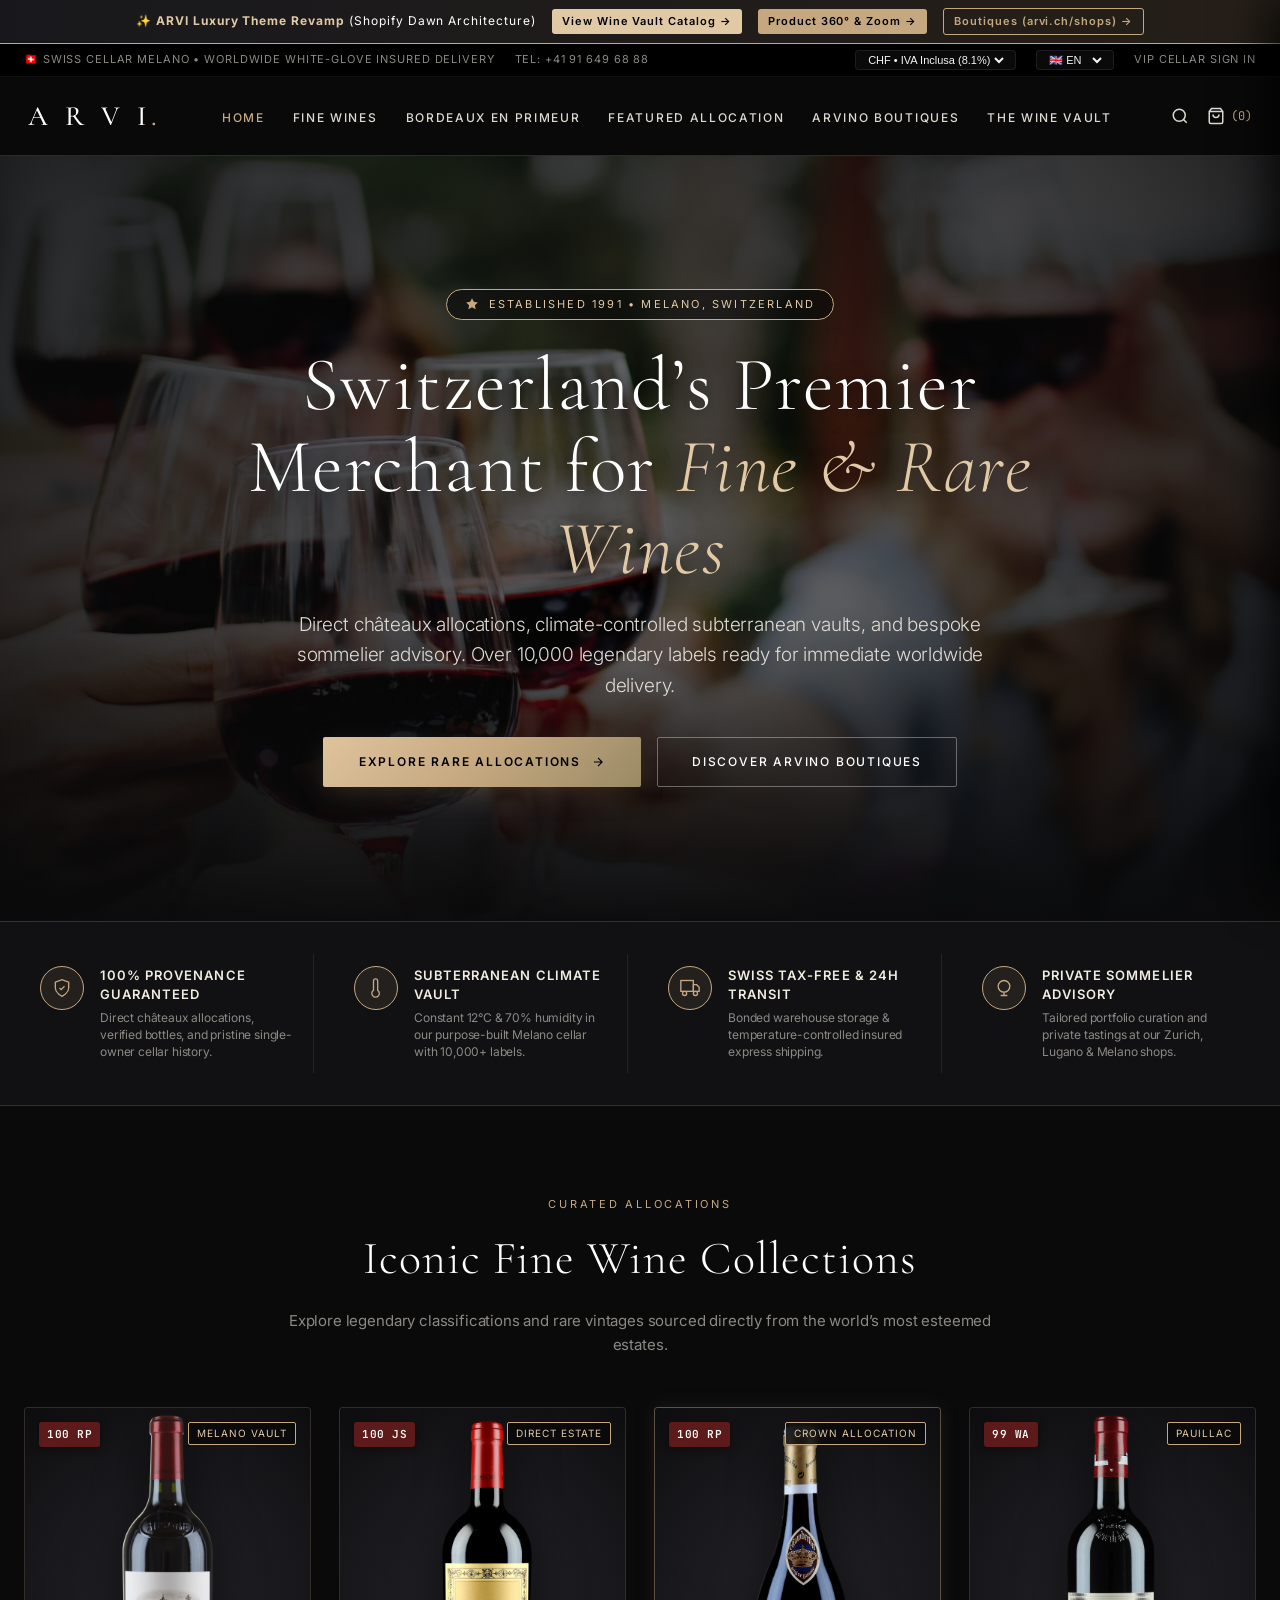
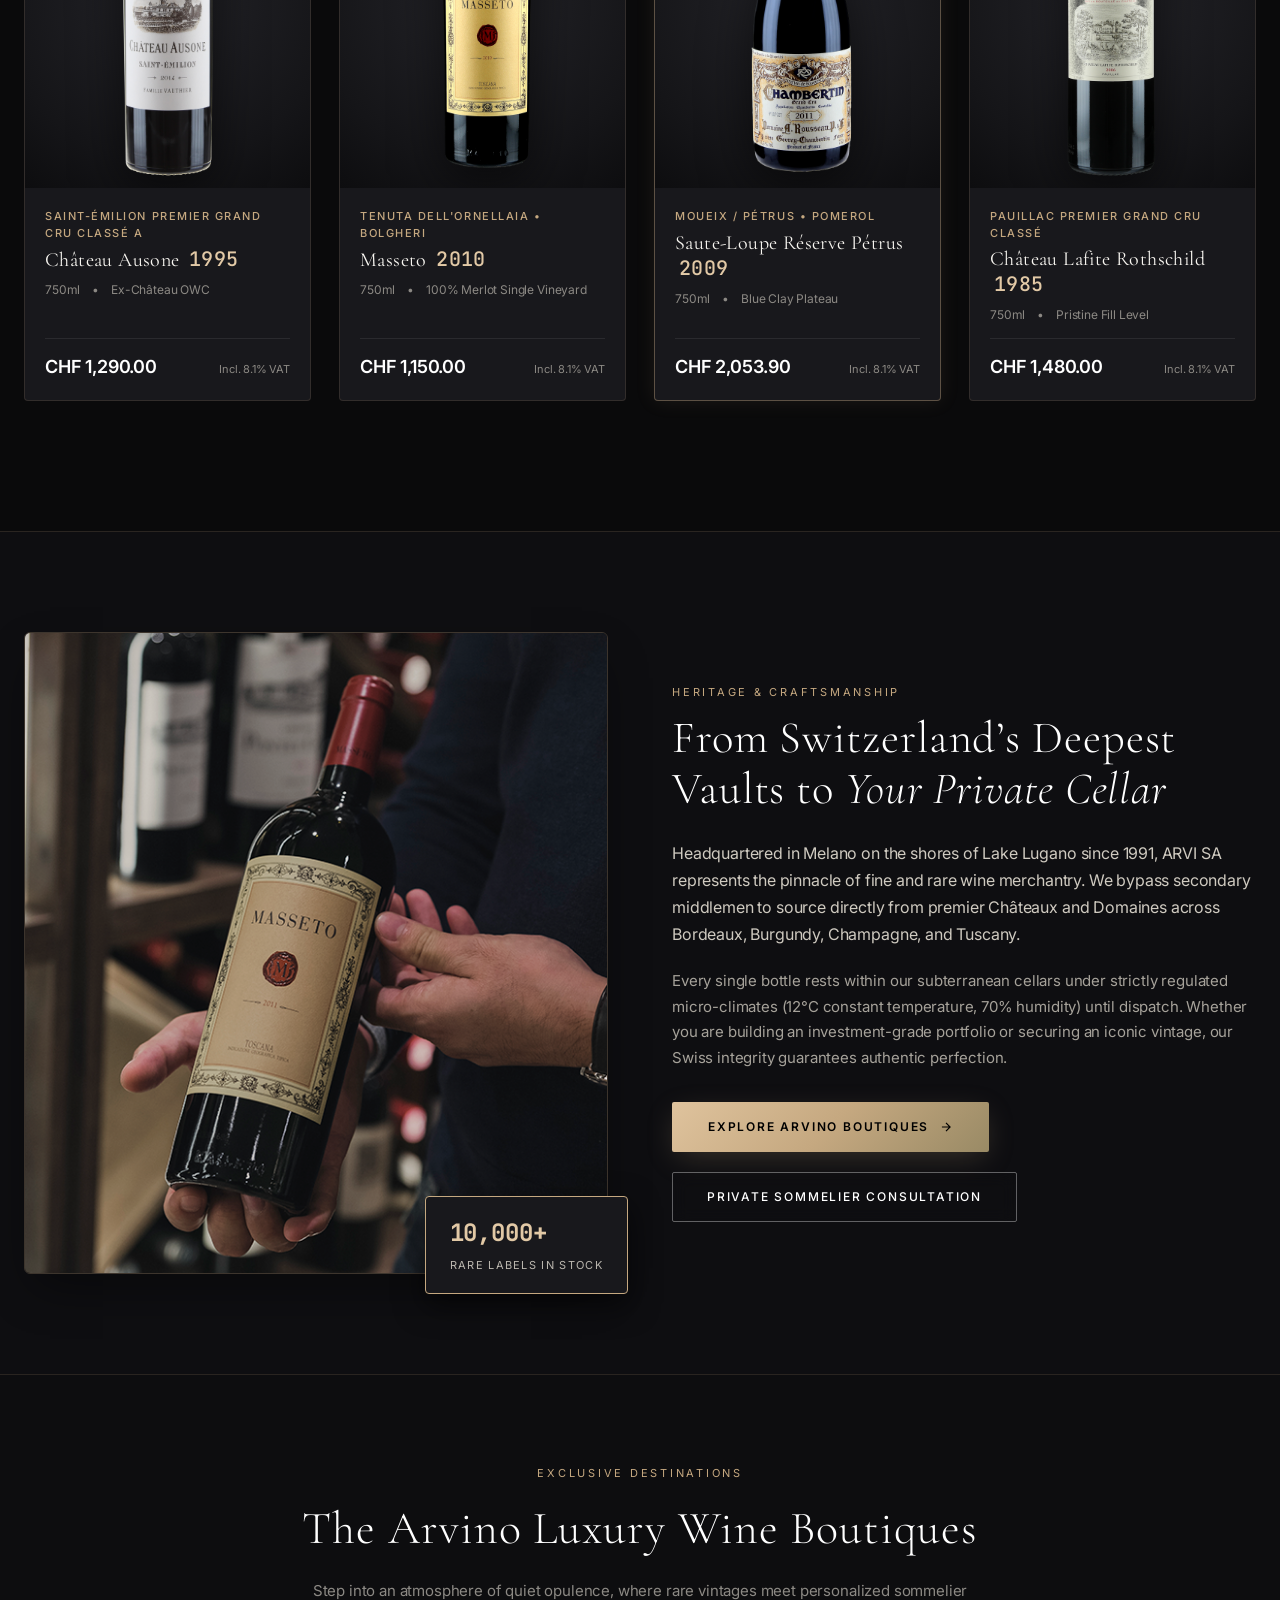
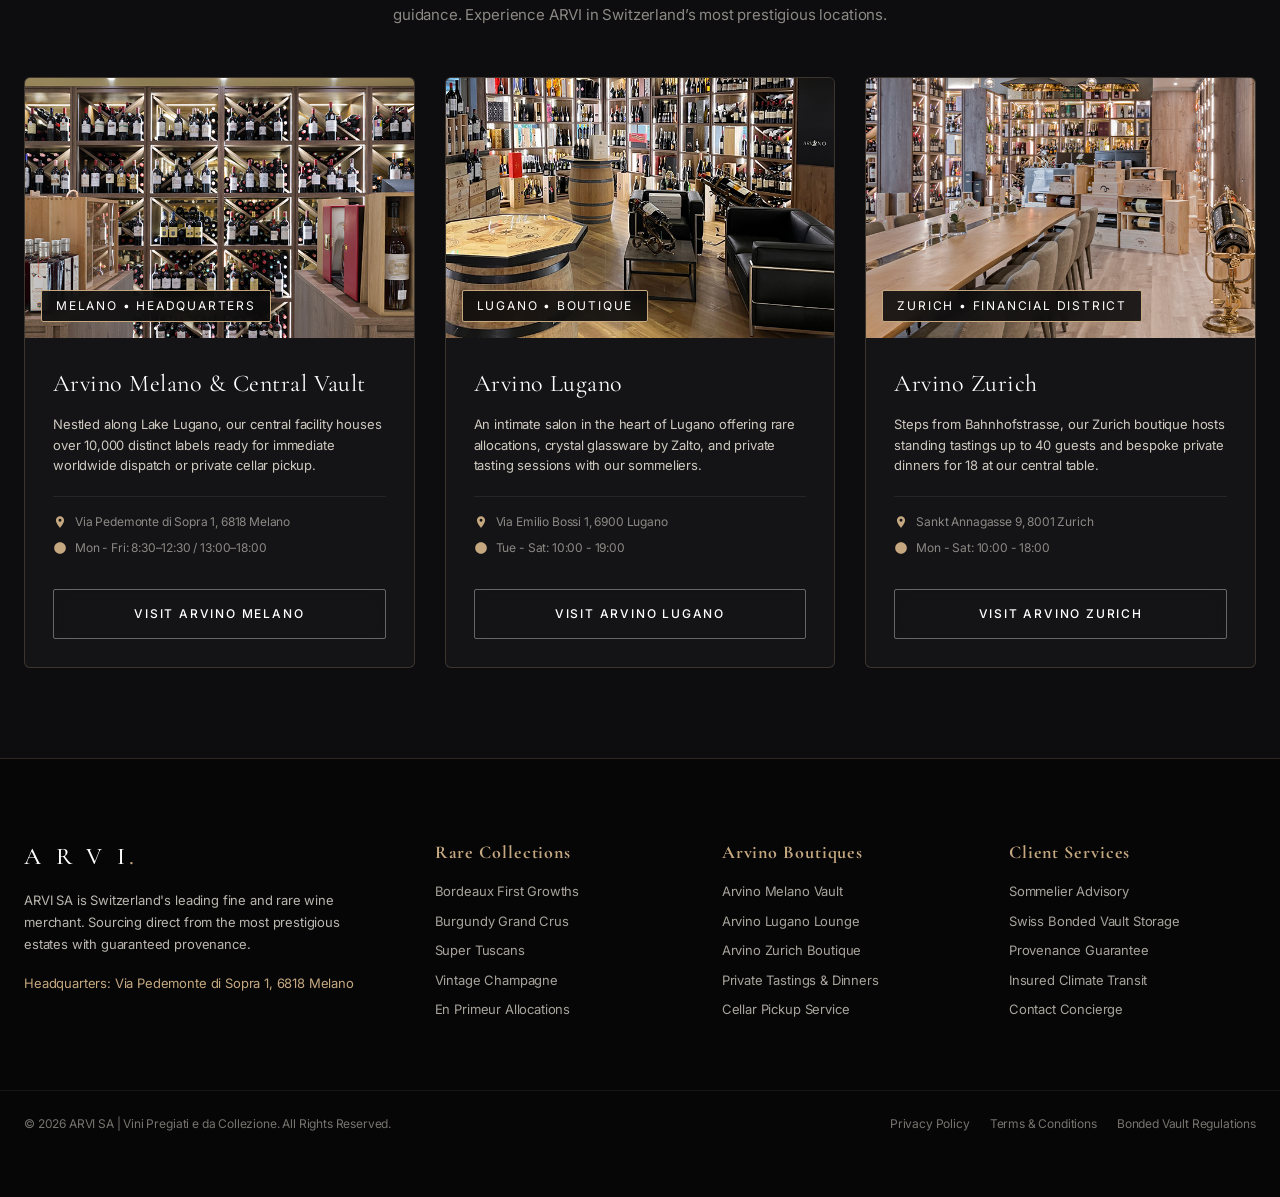
<file: index.html>
<!DOCTYPE html>
<html lang="en">
<head>
  <meta charset="UTF-8">
  <meta name="viewport" content="width=device-width, initial-scale=1.0">
  <title>ARVI SA | Swiss Fine & Rare Wines | Luxury Storefront Revamp</title>
  <meta name="description" content="Discover Switzerland's premier collection of fine and rare wines. Over 10,000 labels stored in temperature-controlled subterranean cellars in Melano.">
  
  <!-- Fonts -->
  <link rel="preconnect" href="https://fonts.googleapis.com">
  <link rel="preconnect" href="https://fonts.gstatic.com" crossorigin>
  <link href="https://fonts.googleapis.com/css2?family=Cormorant+Garamond:ital,wght@0,300;0,400;0,500;0,600;0,700;1,400;1,600&family=Inter:wght@300;400;500;600;700&family=JetBrains+Mono:wght@400;500;600&display=swap" rel="stylesheet">
  
  <!-- Theme Styles (Local) -->
  <link rel="stylesheet" href="css/arvi-luxury.css">
  
  <style>
    /* Global Reset & Base */
    * { box-sizing: border-box; margin: 0; padding: 0; }
    body { background-color: var(--arvi-noir); color: #ffffff; line-height: 1.5; overflow-x: hidden; }
    
    /* Top Navigation bar */
    .arvi-header-main {
      position: sticky;
      top: 0;
      z-index: 999;
      background: rgba(10, 10, 11, 0.94);
      backdrop-filter: blur(20px);
      border-bottom: 1px solid rgba(197, 168, 128, 0.2);
    }
    
    .arvi-nav-inner {
      max-width: 1440px;
      margin: 0 auto;
      padding: 18px 28px;
      display: flex;
      align-items: center;
      justify-content: space-between;
    }
    
    .arvi-logo {
      display: flex;
      align-items: center;
      gap: 12px;
      text-decoration: none;
    }
    
    .arvi-logo-mark {
      font-family: var(--arvi-font-serif);
      font-size: 28px;
      letter-spacing: 0.18em;
      color: #ffffff;
      font-weight: 500;
    }
    
    .arvi-logo-mark span {
      color: var(--arvi-gold);
    }
    
    .arvi-nav-links {
      display: flex;
      align-items: center;
      gap: 28px;
      list-style: none;
    }
    
    .arvi-nav-link {
      font-size: 12px;
      letter-spacing: 0.14em;
      text-transform: uppercase;
      color: #ded9d0;
      text-decoration: none;
      font-weight: 500;
      transition: var(--arvi-transition);
      position: relative;
      padding: 6px 0;
    }
    
    .arvi-nav-link:hover, .arvi-nav-link.active {
      color: var(--arvi-gold);
    }
    
    .arvi-nav-actions {
      display: flex;
      align-items: center;
      gap: 18px;
    }
    
    .arvi-icon-btn {
      background: transparent;
      border: none;
      color: #ded9d0;
      cursor: pointer;
      display: flex;
      align-items: center;
      gap: 6px;
      font-size: 13px;
      transition: var(--arvi-transition);
      text-decoration: none;
    }
    
    .arvi-icon-btn:hover {
      color: var(--arvi-gold);
    }
    
    /* Interactive Demo Banner */
    .arvi-demo-pill {
      background: linear-gradient(90deg, #18181c, #261f18);
      border-bottom: 1px solid var(--arvi-gold);
      padding: 8px 16px;
      text-align: center;
      font-size: 12px;
      letter-spacing: 0.08em;
      display: flex;
      justify-content: center;
      align-items: center;
      gap: 16px;
    }
    
    .arvi-demo-pill strong {
      color: var(--arvi-gold-bright);
    }
    
    .arvi-demo-btn {
      background: var(--arvi-gold);
      color: #000;
      padding: 4px 10px;
      border-radius: 3px;
      text-decoration: none;
      font-weight: 600;
      font-size: 11px;
    }

    /* Footer */
    .arvi-footer {
      background: #060607;
      border-top: 1px solid rgba(197, 168, 128, 0.2);
      padding: 80px 0 40px;
      color: #bbb7af;
      font-size: 13px;
    }
    
    .arvi-footer-grid {
      max-width: 1400px;
      margin: 0 auto;
      padding: 0 24px;
      display: grid;
      grid-template-columns: 1.5fr repeat(3, 1fr);
      gap: 40px;
      margin-bottom: 60px;
    }
    
    .arvi-footer-col h4 {
      font-family: var(--arvi-font-serif);
      font-size: 18px;
      color: var(--arvi-gold);
      margin-bottom: 16px;
      letter-spacing: 0.05em;
    }
    
    .arvi-footer-col ul {
      list-style: none;
    }
    
    .arvi-footer-col li {
      margin-bottom: 10px;
    }
    
    .arvi-footer-col a {
      color: #a8a49c;
      text-decoration: none;
      transition: var(--arvi-transition);
    }
    
    .arvi-footer-col a:hover {
      color: var(--arvi-gold);
    }
    
    .arvi-footer-bottom {
      max-width: 1400px;
      margin: 0 auto;
      padding: 24px;
      border-top: 1px solid rgba(255, 255, 255, 0.06);
      display: flex;
      justify-content: space-between;
      align-items: center;
      font-size: 12px;
      color: #77746e;
    }
  </style>
</head>
<body>

  <!-- Top Demo Switcher Bar -->
  <div class="arvi-demo-pill">
    <span>✨ <strong>ARVI Luxury Theme Revamp</strong> (Shopify Dawn Architecture)</span>
    <a href="collection.html" class="arvi-demo-btn" style="background:var(--arvi-gold-bright); color:#000;">View Wine Vault Catalog &rarr;</a>
    <a href="product-sample.html" class="arvi-demo-btn">Product 360° & Zoom &rarr;</a>
    <a href="shops.html" class="arvi-demo-btn" style="background:transparent; color:var(--arvi-gold); border:1px solid var(--arvi-gold);">Boutiques (arvi.ch/shops) &rarr;</a>
  </div>

  <!-- Swiss Header Topbar -->
  <div class="arvi-header-topbar">
    <div class="arvi-topbar-inner">
      <div class="arvi-topbar-left">
        <span data-i18n="topbar_dispatch">🇨🇭 Swiss Cellar Melano • Worldwide White-Glove Insured Delivery</span>
        <a href="tel:+41916496888" class="arvi-topbar-link">Tel: +41 91 649 68 88</a>
      </div>
      <div class="arvi-topbar-right">
        <!-- Currency & Tax Toggle with high contrast options -->
        <div class="arvi-currency-tax-toggle">
          <select id="arviGlobalTaxSelect" aria-label="Tax Selection">
            <option value="chf_incl" selected>CHF • IVA Inclusa (8.1%)</option>
            <option value="chf_excl">CHF • Bonded Tax-Free</option>
            <option value="eur_incl">EUR • IVA Inclusa</option>
            <option value="eur_excl">EUR • Export Tax-Free</option>
            <option value="usd">USD • Global Duty-Free</option>
          </select>
        </div>
        <!-- Real-Time Multilingual Translator with high contrast options -->
        <div class="arvi-currency-tax-toggle">
          <select id="arviLanguageSelect" class="arvi-lang-select" aria-label="Language">
            <option value="en" selected>🇬🇧 EN</option>
            <option value="it">🇮🇹 IT</option>
            <option value="de">🇩🇪 DE</option>
            <option value="fr">🇫🇷 FR</option>
            <option value="es">🇪🇸 ES</option>
            <option value="zh">🇨🇳 中文</option>
          </select>
        </div>
        <a href="shops.html#book" class="arvi-topbar-link" data-i18n="topbar_signin">VIP Cellar Sign In</a>
      </div>
    </div>
  </div>

  <!-- Main Luxury Header -->
  <header class="arvi-header-main">
    <div class="arvi-nav-inner">
      <a href="index.html" class="arvi-logo">
        <span class="arvi-logo-mark">A R V I<span>.</span></span>
      </a>

      <nav aria-label="Main Navigation">
        <ul class="arvi-nav-links">
          <li><a href="index.html" class="arvi-nav-link active" data-i18n="nav_home">Home</a></li>
          <li><a href="collection.html" class="arvi-nav-link" data-i18n="nav_wines">Fine Wines</a></li>
          <li><a href="collection.html?filter=bordeaux" class="arvi-nav-link" data-i18n="nav_enprimeur">Bordeaux En Primeur</a></li>
          <li><a href="product-sample.html" class="arvi-nav-link" data-i18n="nav_allocation">Featured Allocation</a></li>
          <li><a href="shops.html" class="arvi-nav-link" data-i18n="nav_boutiques">Arvino Boutiques</a></li>
          <li><a href="#vault" class="arvi-nav-link" data-i18n="nav_vault">The Wine Vault</a></li>
        </ul>
      </nav>

      <div class="arvi-nav-actions">
        <a href="collection.html" class="arvi-icon-btn" aria-label="Search Fine Wines">
          <svg width="18" height="18" viewBox="0 0 24 24" fill="none" stroke="currentColor" stroke-width="2"><circle cx="11" cy="11" r="8"/><line x1="21" y1="21" x2="16.65" y2="16.65"/></svg>
        </a>
        <a href="product-sample.html" class="arvi-icon-btn" aria-label="Cart">
          <svg width="18" height="18" viewBox="0 0 24 24" fill="none" stroke="currentColor" stroke-width="2"><path d="M6 2L3 6v14a2 2 0 0 0 2 2h14a2 2 0 0 0 2-2V6l-3-4z"/><line x1="3" y1="6" x2="21" y2="6"/><path d="M16 10a4 4 0 0 1-8 0"/></svg>
          <span class="arvi-cart-counter" style="font-family:var(--arvi-font-mono); color:var(--arvi-gold); font-size:12px;">(0)</span>
        </a>

        <!-- Responsive Hamburger Toggle -->
        <button class="arvi-hamburger" aria-label="Toggle navigation menu" aria-expanded="false">
          <span></span>
          <span></span>
          <span></span>
        </button>
      </div>
    </div>
  </header>

  <!-- Mobile Navigation Drawer Overlay -->
  <div class="arvi-drawer-overlay"></div>

  <!-- Mobile Slide-out Drawer Panel -->
  <aside class="arvi-mobile-drawer" aria-label="Mobile Navigation Drawer">
    <div class="arvi-drawer-header">
      <div class="arvi-logo-mark">A R V I<span>.</span></div>
      <button class="arvi-drawer-close" aria-label="Close menu">&times;</button>
    </div>

    <ul class="arvi-drawer-links">
      <li><a href="index.html" class="arvi-drawer-link active" data-i18n="nav_home">Home</a></li>
      <li><a href="collection.html" class="arvi-drawer-link" data-i18n="nav_wines">Fine Wine Vault</a></li>
      <li><a href="collection.html?filter=bordeaux" class="arvi-drawer-link" data-i18n="nav_enprimeur">Bordeaux En Primeur</a></li>
      <li><a href="product-sample.html" class="arvi-drawer-link" data-i18n="nav_allocation">Featured 360° Bottle</a></li>
      <li><a href="shops.html" class="arvi-drawer-link" data-i18n="nav_boutiques">Arvino Boutiques</a></li>
      <li><a href="#vault" class="arvi-drawer-link" data-i18n="nav_vault">Subterranean Vault</a></li>
    </ul>

    <div class="arvi-drawer-footer">
      <div class="arvi-drawer-contact">
        <strong style="color:#ffffff; display:block; margin-bottom:4px;">Direct Sommelier Advisory</strong>
        <p>Melano Central Vault: <a href="tel:+41916496888">+41 91 649 68 88</a></p>
        <p>Email: <a href="mailto:info@arvi.ch">info@arvi.ch</a></p>
      </div>
      <a href="shops.html#book" class="arvi-btn-primary" style="text-align:center; padding:12px 18px; font-size:12px;">
        Book Private Tasting
      </a>
    </div>
  </aside>

  <!-- 1. HERO HERITAGE SECTION -->
  <section class="arvi-hero-section">
    <img 
      src="images/hero_cellar.jpg" 
      alt="ARVI Subterranean Fine Wine Vault Melano Switzerland" 
      class="arvi-hero-bg"
    >
    <div class="arvi-hero-overlay"></div>
    <div class="arvi-hero-content">
      <div class="arvi-heritage-pill">
        <svg viewBox="0 0 24 24"><path d="M12 2L15.09 8.26L22 9.27L17 14.14L18.18 21.02L12 17.77L5.82 21.02L7 14.14L2 9.27L8.91 8.26L12 2Z"/></svg>
        <span data-i18n="hero_kicker">Established 1991 • Melano, Switzerland</span>
      </div>
      <h1 class="arvi-hero-title" data-i18n="hero_title">
        Switzerland’s Premier Merchant for <em>Fine & Rare Wines</em>
      </h1>
      <p class="arvi-hero-subtitle" data-i18n="hero_subtitle">
        Direct châteaux allocations, climate-controlled subterranean vaults, and bespoke sommelier advisory. Over 10,000 legendary labels ready for immediate worldwide delivery.
      </p>
      <div class="arvi-hero-ctas">
        <a href="#collections" class="arvi-btn-primary">
          <span data-i18n="hero_btn_explore">Explore Rare Allocations</span>
          <svg width="14" height="14" viewBox="0 0 24 24" fill="none" stroke="currentColor" stroke-width="2"><path d="M5 12h14M12 5l7 7-7 7"/></svg>
        </a>
        <a href="shops.html" class="arvi-btn-secondary">
          <span data-i18n="hero_btn_boutiques">Discover Arvino Boutiques</span>
        </a>
      </div>
    </div>
  </section>

  <!-- 2. VALUE PROPOSITIONS & SWISS TRUST BAR -->
  <div class="arvi-trust-bar">
    <div class="arvi-trust-grid">
      <div class="arvi-trust-card">
        <div class="arvi-trust-icon-box">
          <svg viewBox="0 0 24 24" fill="none" stroke="currentColor" stroke-width="1.6"><path d="M12 22s8-4 8-10V5l-8-3-8 3v7c0 6 8 10 8 10z"/><path d="m9 12 2 2 4-4"/></svg>
        </div>
        <div class="arvi-trust-text">
          <h3 data-i18n="trust_p1_title">100% Provenance Guaranteed</h3>
          <p data-i18n="trust_p1_desc">Direct châteaux allocations, verified bottles, and pristine single-owner cellar history.</p>
        </div>
      </div>

      <div class="arvi-trust-card">
        <div class="arvi-trust-icon-box">
          <svg viewBox="0 0 24 24" fill="none" stroke="currentColor" stroke-width="1.6"><path d="M14 14.76V3.5a2.5 2.5 0 0 0-5 0v11.26a4.5 4.5 0 1 0 5 0z"/></svg>
        </div>
        <div class="arvi-trust-text">
          <h3 data-i18n="trust_p2_title">Subterranean Climate Vault</h3>
          <p data-i18n="trust_p2_desc">Constant 12°C & 70% humidity in our purpose-built Melano cellar with 10,000+ labels.</p>
        </div>
      </div>

      <div class="arvi-trust-card">
        <div class="arvi-trust-icon-box">
          <svg viewBox="0 0 24 24" fill="none" stroke="currentColor" stroke-width="1.6"><rect x="1" y="3" width="15" height="13"/><polygon points="16 8 20 8 23 11 23 16 16 16 8"/><circle cx="5.5" cy="18.5" r="2.5"/><circle cx="18.5" cy="18.5" r="2.5"/></svg>
        </div>
        <div class="arvi-trust-text">
          <h3 data-i18n="trust_p3_title">Swiss Tax-Free & 24h Transit</h3>
          <p data-i18n="trust_p3_desc">Bonded warehouse storage & temperature-controlled insured express shipping.</p>
        </div>
      </div>

      <div class="arvi-trust-card">
        <div class="arvi-trust-icon-box">
          <svg viewBox="0 0 24 24" fill="none" stroke="currentColor" stroke-width="1.6"><path d="M8 21h8M12 17v4M12 3a7 7 0 0 1 7 7c0 4-3 7-7 7s-7-3-7-7a7 7 0 0 1 7-7z"/></svg>
        </div>
        <div class="arvi-trust-text">
          <h3 data-i18n="trust_p4_title">Private Sommelier Advisory</h3>
          <p data-i18n="trust_p4_desc">Tailored portfolio curation and private tastings at our Zurich, Lugano & Melano shops.</p>
        </div>
      </div>
    </div>
  </div>

  <!-- 3. CURATED COLLECTIONS GRID -->
  <section id="collections" style="background:#0a0a0b; padding:90px 0;">
    <div class="arvi-section-header">
      <span class="arvi-section-kicker" data-i18n="collections_kicker">Curated Allocations</span>
      <h2 class="arvi-section-title" data-i18n="collections_title">Iconic Fine Wine Collections</h2>
      <p class="arvi-section-desc" data-i18n="collections_desc">
        Explore legendary classifications and rare vintages sourced directly from the world’s most esteemed estates.
      </p>
    </div>

    <div style="max-width:1400px; margin:0 auto; padding:0 24px;">
      <!-- Grid -->
      <div class="arvi-card-grid">
        <!-- Card 1 -->
        <article class="arvi-product-card">
          <div class="arvi-card-badges">
            <span class="arvi-critic-badge">100 RP</span>
            <span class="arvi-provenance-tag">Melano Vault</span>
          </div>
          <div class="arvi-card-media">
            <a href="product-sample.html">
              <img src="images/ausone.png" alt="Château Ausone Saint-Émilion Premier Grand Cru" loading="lazy">
            </a>
            <div class="arvi-card-quick-actions">
              <a href="product-sample.html" class="arvi-btn-primary" style="flex: 1; padding: 10px; font-size: 11px;">
                <span data-i18n="btn_inspect">Inspect Bottle</span>
              </a>
            </div>
          </div>
          <div class="arvi-card-info">
            <div class="arvi-card-producer">Saint-Émilion Premier Grand Cru Classé A</div>
            <h3 class="arvi-card-title">
              <a href="product-sample.html" style="color: inherit; text-decoration: none;">
                Château Ausone <span class="vintage-year">1995</span>
              </a>
            </h3>
            <div class="arvi-card-meta">
              <span>750ml</span> • <span>Ex-Château OWC</span>
            </div>
            <div class="arvi-card-price-row">
              <span class="arvi-card-price" data-base-price="1290.00">CHF 1,290.00</span>
              <span class="arvi-card-tax" data-i18n="vat_label">Incl. 8.1% VAT</span>
            </div>
          </div>
        </article>

        <!-- Card 2 -->
        <article class="arvi-product-card">
          <div class="arvi-card-badges">
            <span class="arvi-critic-badge">100 JS</span>
            <span class="arvi-provenance-tag">Direct Estate</span>
          </div>
          <div class="arvi-card-media">
            <a href="product-sample.html">
              <img src="images/masseto.png" alt="Masseto Toscana IGT" loading="lazy">
            </a>
            <div class="arvi-card-quick-actions">
              <a href="product-sample.html" class="arvi-btn-primary" style="flex: 1; padding: 10px; font-size: 11px;">
                <span data-i18n="btn_inspect">Inspect Bottle</span>
              </a>
            </div>
          </div>
          <div class="arvi-card-info">
            <div class="arvi-card-producer">Tenuta dell'Ornellaia • Bolgheri</div>
            <h3 class="arvi-card-title">
              <a href="product-sample.html" style="color: inherit; text-decoration: none;">
                Masseto <span class="vintage-year">2010</span>
              </a>
            </h3>
            <div class="arvi-card-meta">
              <span>750ml</span> • <span>100% Merlot Single Vineyard</span>
            </div>
            <div class="arvi-card-price-row">
              <span class="arvi-card-price" data-base-price="1150.00">CHF 1,150.00</span>
              <span class="arvi-card-tax" data-i18n="vat_label">Incl. 8.1% VAT</span>
            </div>
          </div>
        </article>

        <!-- Card 3 (Château Pétrus - Featured) -->
        <article class="arvi-product-card" style="border-color: rgba(197, 168, 128, 0.4); box-shadow: 0 0 20px rgba(197, 168, 128, 0.1);">
          <div class="arvi-card-badges">
            <span class="arvi-critic-badge">100 RP</span>
            <span class="arvi-provenance-tag" style="border-color:var(--arvi-gold); color:var(--arvi-gold-bright);">Crown Allocation</span>
          </div>
          <div class="arvi-card-media">
            <a href="product-sample.html">
              <img src="images/chambertin.png" alt="Château Pétrus Pomerol Grand Cru" loading="lazy">
            </a>
            <div class="arvi-card-quick-actions">
              <a href="product-sample.html" class="arvi-btn-primary" style="flex: 1; padding: 10px; font-size: 11px;">
                <span data-i18n="btn_inspect_360">Inspect Bottle (360° View)</span>
              </a>
            </div>
          </div>
          <div class="arvi-card-info">
            <div class="arvi-card-producer">Moueix / Pétrus • Pomerol</div>
            <h3 class="arvi-card-title">
              <a href="product-sample.html" style="color: inherit; text-decoration: none;">
                Saute-Loupe Réserve Pétrus <span class="vintage-year">2009</span>
              </a>
            </h3>
            <div class="arvi-card-meta">
              <span>750ml</span> • <span>Blue Clay Plateau</span>
            </div>
            <div class="arvi-card-price-row">
              <span class="arvi-card-price" data-base-price="2053.90">CHF 2,053.90</span>
              <span class="arvi-card-tax" data-i18n="vat_label">Incl. 8.1% VAT</span>
            </div>
          </div>
        </article>

        <!-- Card 4 -->
        <article class="arvi-product-card">
          <div class="arvi-card-badges">
            <span class="arvi-critic-badge">99 WA</span>
            <span class="arvi-provenance-tag">Pauillac</span>
          </div>
          <div class="arvi-card-media">
            <a href="product-sample.html">
              <img src="images/lafite.png" alt="Château Lafite Rothschild Premier Grand Cru Classé" loading="lazy">
            </a>
            <div class="arvi-card-quick-actions">
              <a href="product-sample.html" class="arvi-btn-primary" style="flex: 1; padding: 10px; font-size: 11px;">
                <span data-i18n="btn_inspect">Inspect Bottle</span>
              </a>
            </div>
          </div>
          <div class="arvi-card-info">
            <div class="arvi-card-producer">Pauillac Premier Grand Cru Classé</div>
            <h3 class="arvi-card-title">
              <a href="product-sample.html" style="color: inherit; text-decoration: none;">
                Château Lafite Rothschild <span class="vintage-year">1985</span>
              </a>
            </h3>
            <div class="arvi-card-meta">
              <span>750ml</span> • <span>Pristine Fill Level</span>
            </div>
            <div class="arvi-card-price-row">
              <span class="arvi-card-price" data-base-price="1480.00">CHF 1,480.00</span>
              <span class="arvi-card-tax" data-i18n="vat_label">Incl. 8.1% VAT</span>
            </div>
          </div>
        </article>
      </div>
    </div>
  </section>

  <!-- 4. BRAND STORYTELLING SECTION -->
  <section id="vault" class="arvi-storytelling-section" style="background: #0e0e11; padding: 100px 0; border-top: 1px solid rgba(197, 168, 128, 0.15); color: #ffffff;">
    <div style="max-width: 1380px; margin: 0 auto; padding: 0 24px; display: grid; grid-template-columns: 1fr 1fr; gap: 64px; align-items: center;">
      <div class="arvi-story-media" style="position: relative;">
        <div style="border-radius: 6px; overflow: hidden; border: 1px solid rgba(197, 168, 128, 0.25); box-shadow: var(--arvi-shadow-luxe);">
          <img 
            src="images/shops_hero.png" 
            alt="ARVI Subterranean Wine Vault Melano Switzerland" 
            style="width: 100%; height: auto; display: block; filter: brightness(0.9) contrast(1.05);"
          >
        </div>
        <div style="position: absolute; bottom: -20px; right: -20px; background: #18181c; border: 1px solid var(--arvi-gold); padding: 18px 24px; border-radius: 4px; box-shadow: 0 10px 30px rgba(0,0,0,0.6);">
          <span style="font-family: var(--arvi-font-mono); font-size: 24px; color: var(--arvi-gold-bright); font-weight: 700; display: block;">10,000+</span>
          <span style="font-size: 11px; letter-spacing: 0.12em; text-transform: uppercase; color: #bbb7af;">Rare Labels In Stock</span>
        </div>
      </div>

      <div class="arvi-story-content">
        <span class="arvi-section-kicker" data-i18n="story_kicker">Heritage & Craftsmanship</span>
        <h2 style="font-family: var(--arvi-font-serif); font-size: clamp(34px, 3.5vw, 48px); line-height: 1.15; margin: 0 0 24px 0; font-weight: 300;" data-i18n="story_title">
          From Switzerland’s Deepest Vaults to <em>Your Private Cellar</em>
        </h2>
        <p style="font-size: 16px; line-height: 1.7; color: #cfcac0; margin-bottom: 20px;" data-i18n="story_desc1">
          Headquartered in Melano on the shores of Lake Lugano since 1991, ARVI SA represents the pinnacle of fine and rare wine merchantry. We bypass secondary middlemen to source directly from premier Châteaux and Domaines across Bordeaux, Burgundy, Champagne, and Tuscany.
        </p>
        <p style="font-size: 15px; line-height: 1.7; color: #a6a29a; margin-bottom: 32px;" data-i18n="story_desc2">
          Every single bottle rests within our subterranean cellars under strictly regulated micro-climates (12°C constant temperature, 70% humidity) until dispatch. Whether you are building an investment-grade portfolio or securing an iconic vintage, our Swiss integrity guarantees authentic perfection.
        </p>
        <div style="display: flex; gap: 20px; align-items: center; flex-wrap: wrap;">
          <a href="shops.html" class="arvi-btn-primary">
            <span data-i18n="hero_btn_boutiques">Explore Arvino Boutiques</span>
            <svg width="14" height="14" viewBox="0 0 24 24" fill="none" stroke="currentColor" stroke-width="2"><path d="M5 12h14M12 5l7 7-7 7"/></svg>
          </a>
          <a href="product-sample.html" class="arvi-btn-secondary">
            <span>Private Sommelier Consultation</span>
          </a>
        </div>
      </div>
    </div>
  </section>

  <!-- 5. PHYSICAL BOUTIQUES SHOWCASE -->
  <section class="arvi-boutiques-section">
    <div class="arvi-section-header">
      <span class="arvi-section-kicker" data-i18n="boutiques_kicker">Exclusive Destinations</span>
      <h2 class="arvi-section-title" data-i18n="boutiques_title">The Arvino Luxury Wine Boutiques</h2>
      <p class="arvi-section-desc" data-i18n="boutiques_desc">
        Step into an atmosphere of quiet opulence, where rare vintages meet personalized sommelier guidance. Experience ARVI in Switzerland’s most prestigious locations.
      </p>
    </div>

    <div class="arvi-boutiques-grid">
      <!-- Melano Boutique -->
      <div class="arvi-boutique-card">
        <div class="arvi-boutique-image-wrap">
          <img src="images/melano.png" alt="Arvino Melano Headquarters and Central Wine Vault" loading="lazy">
          <div class="arvi-boutique-city-badge">Melano • Headquarters</div>
        </div>
        <div class="arvi-boutique-body">
          <h3 class="arvi-boutique-name">Arvino Melano & Central Vault</h3>
          <p class="arvi-boutique-highlight">
            Nestled along Lake Lugano, our central facility houses over 10,000 distinct labels ready for immediate worldwide dispatch or private cellar pickup.
          </p>
          <ul class="arvi-boutique-meta-list">
            <li>
              <svg viewBox="0 0 24 24"><path d="M12 2C8.13 2 5 5.13 5 9c0 5.25 7 13 7 13s7-7.75 7-13c0-3.87-3.13-7-7-7zm0 9.5a2.5 2.5 0 0 1 0-5 2.5 2.5 0 0 1 0 5z"/></svg>
              <span>Via Pedemonte di Sopra 1, 6818 Melano</span>
            </li>
            <li>
              <svg viewBox="0 0 24 24"><path d="M11.99 2C6.47 2 2 6.48 2 12s4.47 10 9.99 10C17.52 22 22 17.52 22 12S17.52 2 11.99 2z"/></svg>
              <span>Mon - Fri: 8:30–12:30 / 13:00–18:00</span>
            </li>
          </ul>
          <a href="shops.html" class="arvi-btn-secondary" data-i18n="btn_visit_melano">Visit Arvino Melano</a>
        </div>
      </div>

      <!-- Lugano Boutique -->
      <div class="arvi-boutique-card">
        <div class="arvi-boutique-image-wrap">
          <img src="images/lugano.png" alt="Arvino Lugano Luxury Wine Boutique" loading="lazy">
          <div class="arvi-boutique-city-badge">Lugano • Boutique</div>
        </div>
        <div class="arvi-boutique-body">
          <h3 class="arvi-boutique-name">Arvino Lugano</h3>
          <p class="arvi-boutique-highlight">
            An intimate salon in the heart of Lugano offering rare allocations, crystal glassware by Zalto, and private tasting sessions with our sommeliers.
          </p>
          <ul class="arvi-boutique-meta-list">
            <li>
              <svg viewBox="0 0 24 24"><path d="M12 2C8.13 2 5 5.13 5 9c0 5.25 7 13 7 13s7-7.75 7-13c0-3.87-3.13-7-7-7zm0 9.5a2.5 2.5 0 0 1 0-5 2.5 2.5 0 0 1 0 5z"/></svg>
              <span>Via Emilio Bossi 1, 6900 Lugano</span>
            </li>
            <li>
              <svg viewBox="0 0 24 24"><path d="M11.99 2C6.47 2 2 6.48 2 12s4.47 10 9.99 10C17.52 22 22 17.52 22 12S17.52 2 11.99 2z"/></svg>
              <span>Tue - Sat: 10:00 - 19:00</span>
            </li>
          </ul>
          <a href="shops.html" class="arvi-btn-secondary" data-i18n="btn_visit_lugano">Visit Arvino Lugano</a>
        </div>
      </div>

      <!-- Zurich Boutique -->
      <div class="arvi-boutique-card">
        <div class="arvi-boutique-image-wrap">
          <img src="images/zurigo.png" alt="Arvino Zurich Luxury Wine Shop" loading="lazy">
          <div class="arvi-boutique-city-badge">Zurich • Financial District</div>
        </div>
        <div class="arvi-boutique-body">
          <h3 class="arvi-boutique-name">Arvino Zurich</h3>
          <p class="arvi-boutique-highlight">
            Steps from Bahnhofstrasse, our Zurich boutique hosts standing tastings up to 40 guests and bespoke private dinners for 18 at our central table.
          </p>
          <ul class="arvi-boutique-meta-list">
            <li>
              <svg viewBox="0 0 24 24"><path d="M12 2C8.13 2 5 5.13 5 9c0 5.25 7 13 7 13s7-7.75 7-13c0-3.87-3.13-7-7-7zm0 9.5a2.5 2.5 0 0 1 0-5 2.5 2.5 0 0 1 0 5z"/></svg>
              <span>Sankt Annagasse 9, 8001 Zurich</span>
            </li>
            <li>
              <svg viewBox="0 0 24 24"><path d="M11.99 2C6.47 2 2 6.48 2 12s4.47 10 9.99 10C17.52 22 22 17.52 22 12S17.52 2 11.99 2z"/></svg>
              <span>Mon - Sat: 10:00 - 18:00</span>
            </li>
          </ul>
          <a href="shops.html" class="arvi-btn-secondary" data-i18n="btn_visit_zurich">Visit Arvino Zurich</a>
        </div>
      </div>
    </div>
  </section>

  <!-- LUXURY FOOTER -->
  <footer class="arvi-footer">
    <div class="arvi-footer-grid">
      <div class="arvi-footer-col">
        <span class="arvi-logo-mark" style="font-size:24px; display:block; margin-bottom:14px;">A R V I<span>.</span></span>
        <p style="line-height:1.7; max-width:320px; margin-bottom:18px;">
          ARVI SA is Switzerland's leading fine and rare wine merchant. Sourcing direct from the most prestigious estates with guaranteed provenance.
        </p>
        <p style="color:var(--arvi-gold);">Headquarters: Via Pedemonte di Sopra 1, 6818 Melano</p>
      </div>

      <div class="arvi-footer-col">
        <h4>Rare Collections</h4>
        <ul>
          <li><a href="#collections">Bordeaux First Growths</a></li>
          <li><a href="#collections">Burgundy Grand Crus</a></li>
          <li><a href="#collections">Super Tuscans</a></li>
          <li><a href="#collections">Vintage Champagne</a></li>
          <li><a href="#collections">En Primeur Allocations</a></li>
        </ul>
      </div>

      <div class="arvi-footer-col">
        <h4>Arvino Boutiques</h4>
        <ul>
          <li><a href="shops.html#melano">Arvino Melano Vault</a></li>
          <li><a href="shops.html#lugano">Arvino Lugano Lounge</a></li>
          <li><a href="shops.html#zurich">Arvino Zurich Boutique</a></li>
          <li><a href="product-sample.html">Private Tastings & Dinners</a></li>
          <li><a href="shops.html">Cellar Pickup Service</a></li>
        </ul>
      </div>

      <div class="arvi-footer-col">
        <h4>Client Services</h4>
        <ul>
          <li><a href="product-sample.html">Sommelier Advisory</a></li>
          <li><a href="#">Swiss Bonded Vault Storage</a></li>
          <li><a href="#">Provenance Guarantee</a></li>
          <li><a href="#">Insured Climate Transit</a></li>
          <li><a href="#">Contact Concierge</a></li>
        </ul>
      </div>
    </div>

    <div class="arvi-footer-bottom">
      <div>&copy; 2026 ARVI SA | Vini Pregiati e da Collezione. All Rights Reserved.</div>
      <div style="display:flex; gap:20px;">
        <a href="#" style="color:inherit; text-decoration:none;">Privacy Policy</a>
        <a href="#" style="color:inherit; text-decoration:none;">Terms & Conditions</a>
        <a href="#" style="color:inherit; text-decoration:none;">Bonded Vault Regulations</a>
      </div>
    </div>
  </footer>

  <script src="js/arvi-luxury.js"></script>
</body>
</html>
</file>
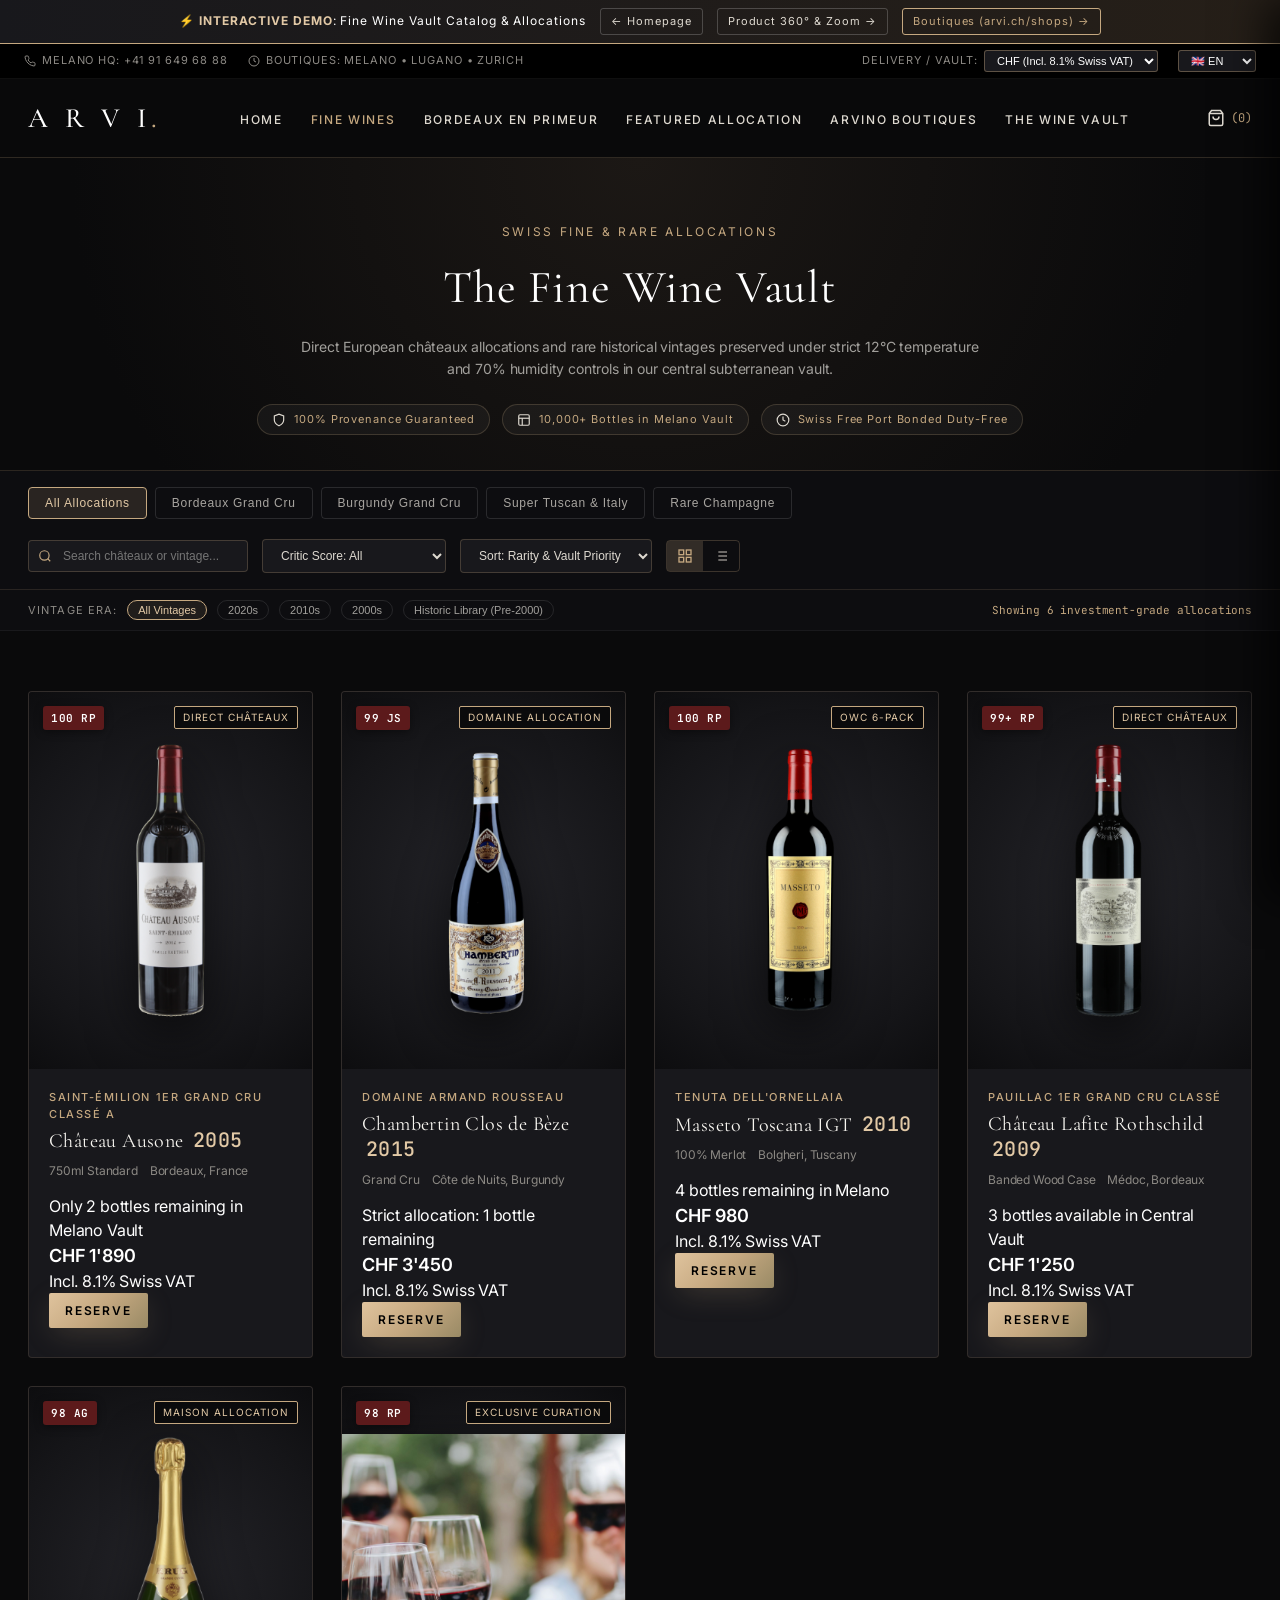
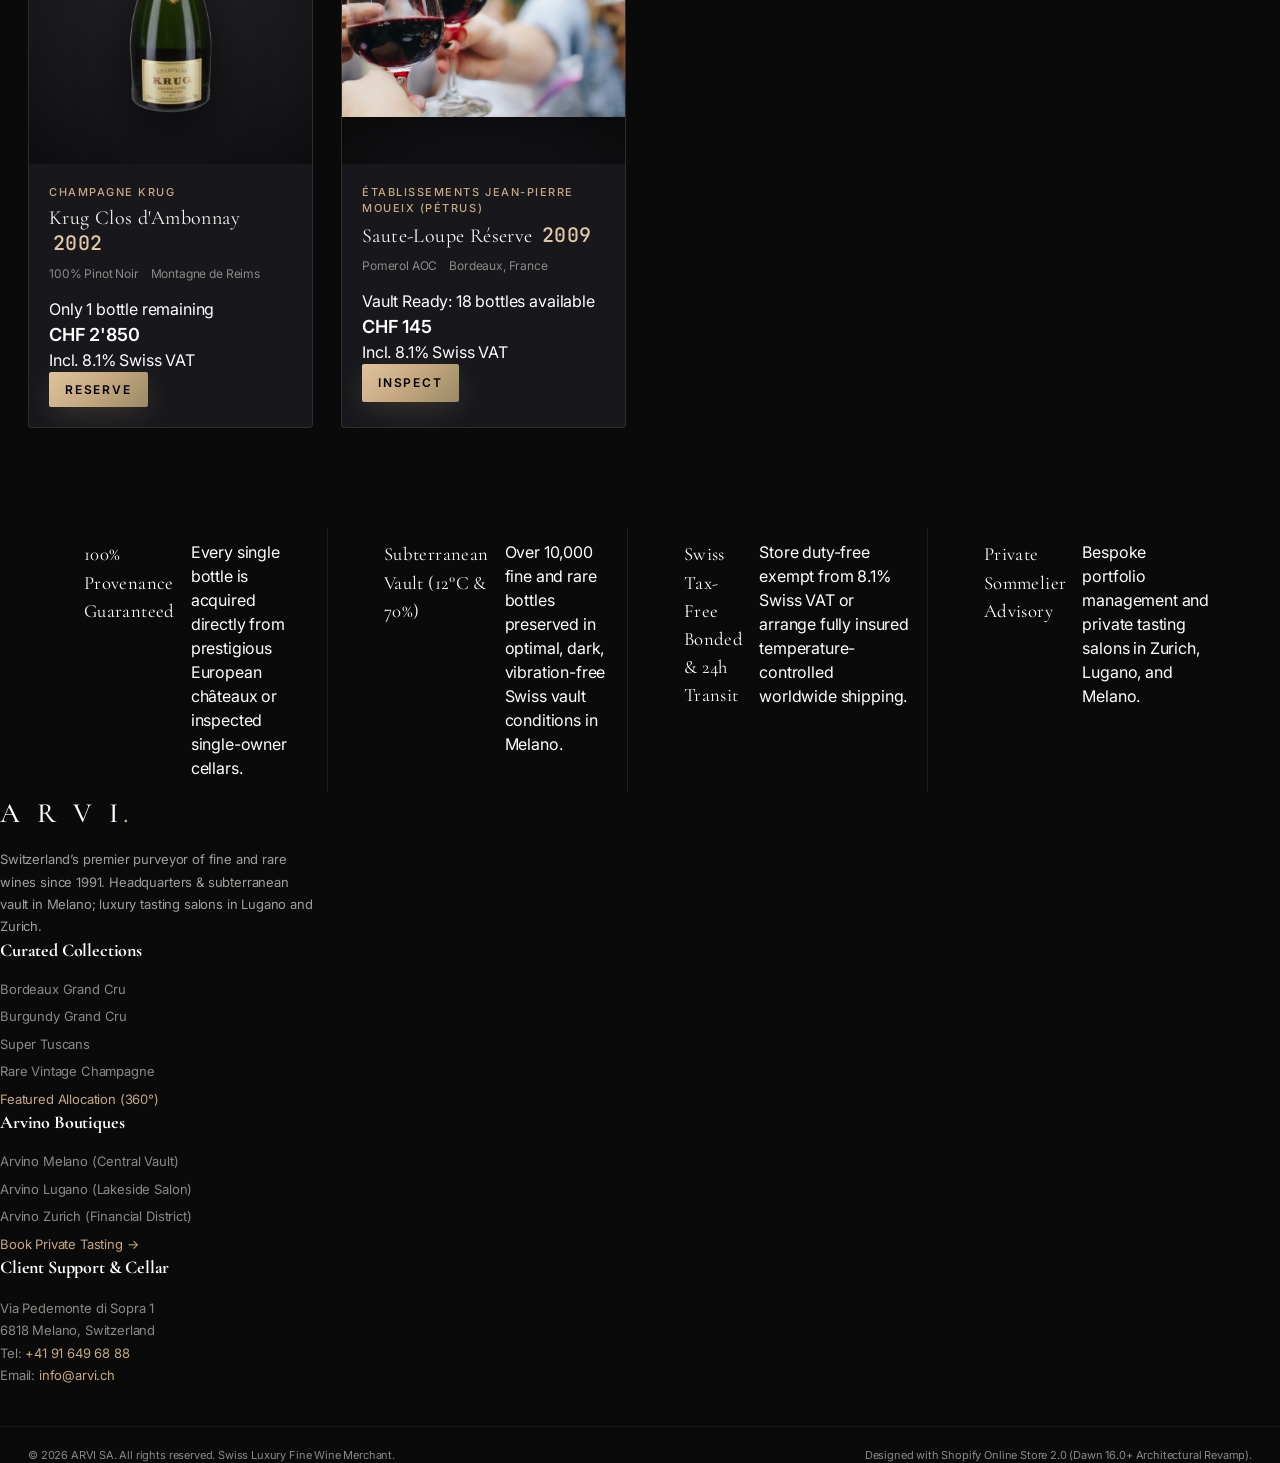
<file: collection.html>
<!DOCTYPE html>
<html lang="en">
<head>
  <meta charset="UTF-8">
  <meta name="viewport" content="width=device-width, initial-scale=1.0">
  <title>The Fine Wine Vault | Curated Allocations & Rare Vintages | ARVI SA</title>
  <meta name="description" content="Explore investment-grade fine wines directly allocated from Bordeaux, Burgundy, Tuscany, and Champagne. Stored in our Swiss subterranean vaults in Melano.">

  <!-- Google Fonts: Editorial Serif + Modern Swiss Sans + Tabular Mono -->
  <link rel="preconnect" href="https://fonts.googleapis.com">
  <link rel="preconnect" href="https://fonts.gstatic.com" crossorigin>
  <link href="https://fonts.googleapis.com/css2?family=Cormorant+Garamond:ital,wght@0,300;0,400;0,500;0,600;0,700;1,400;1,600&family=Inter:wght@300;400;500;600;700&family=JetBrains+Mono:wght@400;500;600&display=swap" rel="stylesheet">

  <!-- Master Luxury Styling -->
  <link rel="stylesheet" href="css/arvi-luxury.css">

  <style>
    * { box-sizing: border-box; margin: 0; padding: 0; }
    body { background-color: var(--arvi-noir); color: #ffffff; line-height: 1.5; overflow-x: hidden; }

    /* Top Navigation bar */
    .arvi-header-main {
      position: sticky;
      top: 0;
      z-index: 999;
      background: rgba(10, 10, 11, 0.94);
      backdrop-filter: blur(20px);
      -webkit-backdrop-filter: blur(20px);
      border-bottom: 1px solid rgba(197, 168, 128, 0.2);
    }

    .arvi-nav-inner {
      max-width: 1440px;
      margin: 0 auto;
      padding: 18px 28px;
      display: flex;
      align-items: center;
      justify-content: space-between;
    }

    .arvi-logo-mark {
      font-family: var(--arvi-font-serif);
      font-size: 28px;
      letter-spacing: 0.18em;
      color: #ffffff;
      font-weight: 500;
      text-decoration: none;
    }

    .arvi-logo-mark span { color: var(--arvi-gold); }

    .arvi-nav-links {
      display: flex;
      align-items: center;
      gap: 28px;
      list-style: none;
    }

    .arvi-nav-link {
      font-size: 12px;
      letter-spacing: 0.14em;
      text-transform: uppercase;
      color: #ded9d0;
      text-decoration: none;
      font-weight: 500;
      transition: var(--arvi-transition);
    }

    .arvi-nav-link:hover, .arvi-nav-link.active {
      color: var(--arvi-gold);
    }

    .arvi-nav-actions {
      display: flex;
      align-items: center;
      gap: 16px;
    }

    .arvi-icon-btn {
      background: transparent;
      border: none;
      color: #ded9d0;
      cursor: pointer;
      display: flex;
      align-items: center;
      gap: 6px;
      font-size: 13px;
      transition: var(--arvi-transition);
      text-decoration: none;
    }

    .arvi-icon-btn:hover {
      color: var(--arvi-gold);
    }

    /* Notification Toast */
    .arvi-toast {
      position: fixed;
      top: 30px;
      right: 30px;
      background: #18181c;
      border: 1px solid var(--arvi-gold);
      padding: 16px 24px;
      border-radius: 4px;
      box-shadow: var(--arvi-shadow-luxe);
      z-index: 10000;
      display: none;
      align-items: center;
      gap: 12px;
      color: #ffffff;
      animation: fadeInSlide 0.3s ease;
    }
    @keyframes fadeInSlide {
      from { opacity: 0; transform: translateY(-10px); }
      to { opacity: 1; transform: translateY(0); }
    }
  </style>
</head>
<body>

  <!-- Demo Control Bar -->
  <div style="background: linear-gradient(90deg, #18181c, #261f18); border-bottom: 1px solid var(--arvi-gold); padding: 8px 16px; text-align: center; font-size: 12px; letter-spacing: 0.08em; display: flex; justify-content: center; align-items: center; gap: 14px; flex-wrap: wrap;">
    <span>⚡ <strong style="color:var(--arvi-gold-bright)">INTERACTIVE DEMO</strong>: Fine Wine Vault Catalog & Allocations</span>
    <a href="index.html" style="background:transparent; color:#ded9d0; border:1px solid rgba(255,255,255,0.2); padding:4px 10px; border-radius:3px; text-decoration:none; font-size:11px;">&larr; Homepage</a>
    <a href="product-sample.html" style="background:transparent; color:#ded9d0; border:1px solid rgba(255,255,255,0.2); padding:4px 10px; border-radius:3px; text-decoration:none; font-size:11px;">Product 360° & Zoom &rarr;</a>
    <a href="shops.html" style="background:transparent; color:var(--arvi-gold); border:1px solid var(--arvi-gold); padding:4px 10px; border-radius:3px; text-decoration:none; font-size:11px;">Boutiques (arvi.ch/shops) &rarr;</a>
  </div>

  <!-- Top Utilities Bar -->
  <aside class="arvi-header-topbar" aria-label="Quick utilities and preferences">
    <div class="arvi-topbar-inner">
      <div class="arvi-topbar-left">
        <a href="tel:+41916496888" class="arvi-topbar-link">
          <svg width="12" height="12" viewBox="0 0 24 24" fill="none" stroke="currentColor" stroke-width="2"><path d="M22 16.92v3a2 2 0 0 1-2.18 2 19.79 19.79 0 0 1-8.63-3.07 19.5 19.5 0 0 1-6-6 19.79 19.79 0 0 1-3.07-8.67A2 2 0 0 1 4.11 2h3a2 2 0 0 1 2 1.72 12.84 12.84 0 0 0 .7 2.81 2 2 0 0 1-.45 2.11L8.09 9.91a16 16 0 0 0 6 6l1.27-1.27a2 2 0 0 1 2.11-.45 12.84 12.84 0 0 0 2.81.7A2 2 0 0 1 22 16.92z"/></svg>
          <span>Melano HQ: +41 91 649 68 88</span>
        </a>
        <a href="shops.html" class="arvi-topbar-link">
          <svg width="12" height="12" viewBox="0 0 24 24" fill="none" stroke="currentColor" stroke-width="2"><circle cx="12" cy="12" r="10"/><polyline points="12 6 12 12 16 14"/></svg>
          <span>Boutiques: Melano • Lugano • Zurich</span>
        </a>
      </div>
      <div class="arvi-topbar-right">
        <!-- Bonded / VAT Duty-Free Switcher -->
        <div style="display:flex; align-items:center; gap:6px;">
          <label for="arviTaxSwitchCatalog" style="color:var(--arvi-muted); font-size:11px;">Delivery / Vault:</label>
          <select id="arviTaxSwitchCatalog" class="arvi-tax-selector" style="background:#18181c; color:#fff; border:1px solid rgba(197,168,128,0.4); font-size:11px; padding:3px 8px; border-radius:3px;">
            <option value="chf-vat" selected>CHF (Incl. 8.1% Swiss VAT)</option>
            <option value="chf-bonded">CHF (Bonded / Duty Free)</option>
            <option value="eur-bonded">EUR (Bonded / Duty Free)</option>
            <option value="usd-bonded">USD (Bonded / Duty Free)</option>
          </select>
        </div>

        <!-- 6-Language Switcher -->
        <div style="display:flex; align-items:center; gap:6px;">
          <select class="arvi-lang-select" style="background:#18181c; color:#fff; border:1px solid rgba(197,168,128,0.4); font-size:11px; padding:3px 8px; border-radius:3px;">
            <option value="en" selected>🇬🇧 EN</option>
            <option value="it">🇮🇹 IT</option>
            <option value="de">🇩🇪 DE</option>
            <option value="fr">🇫🇷 FR</option>
            <option value="es">🇪🇸 ES</option>
            <option value="zh">🇨🇳 中文</option>
          </select>
        </div>
      </div>
    </div>
  </aside>

  <!-- Sticky Luxury Header -->
  <header class="arvi-header-main">
    <div class="arvi-nav-inner">
      <a href="index.html" class="arvi-logo-mark">A R V I<span>.</span></a>

      <!-- Desktop Navigation Links -->
      <nav aria-label="Main Navigation">
        <ul class="arvi-nav-links">
          <li><a href="index.html" class="arvi-nav-link" data-i18n="nav_home">Home</a></li>
          <li><a href="collection.html" class="arvi-nav-link active" data-i18n="nav_wines">Fine Wines</a></li>
          <li><a href="collection.html?filter=bordeaux" class="arvi-nav-link" data-i18n="nav_enprimeur">Bordeaux En Primeur</a></li>
          <li><a href="product-sample.html" class="arvi-nav-link" data-i18n="nav_allocation">Featured Allocation</a></li>
          <li><a href="shops.html" class="arvi-nav-link" data-i18n="nav_boutiques">Arvino Boutiques</a></li>
          <li><a href="index.html#vault" class="arvi-nav-link" data-i18n="nav_vault">The Wine Vault</a></li>
        </ul>
      </nav>

      <!-- Right Actions & Mobile Hamburger -->
      <div class="arvi-nav-actions">
        <a href="product-sample.html" class="arvi-icon-btn" aria-label="Cart">
          <svg width="18" height="18" viewBox="0 0 24 24" fill="none" stroke="currentColor" stroke-width="2"><path d="M6 2L3 6v14a2 2 0 0 0 2 2h14a2 2 0 0 0 2-2V6l-3-4z"/><line x1="3" y1="6" x2="21" y2="6"/><path d="M16 10a4 4 0 0 1-8 0"/></svg>
          <span class="arvi-cart-counter" style="font-family:var(--arvi-font-mono); color:var(--arvi-gold); font-size:12px;">(0)</span>
        </a>

        <!-- Responsive Hamburger Toggle (Active on Tablet & Mobile) -->
        <button class="arvi-hamburger" aria-label="Toggle navigation menu" aria-expanded="false">
          <span></span>
          <span></span>
          <span></span>
        </button>
      </div>
    </div>
  </header>

  <!-- Mobile Navigation Drawer Overlay -->
  <div class="arvi-drawer-overlay"></div>

  <!-- Mobile Slide-out Drawer Panel -->
  <aside class="arvi-mobile-drawer" aria-label="Mobile Navigation Drawer">
    <div class="arvi-drawer-header">
      <div class="arvi-logo-mark">A R V I<span>.</span></div>
      <button class="arvi-drawer-close" aria-label="Close menu">&times;</button>
    </div>

    <ul class="arvi-drawer-links">
      <li><a href="index.html" class="arvi-drawer-link" data-i18n="nav_home">Home</a></li>
      <li><a href="collection.html" class="arvi-drawer-link active" data-i18n="nav_wines">Fine Wine Vault</a></li>
      <li><a href="collection.html?filter=bordeaux" class="arvi-drawer-link" data-i18n="nav_enprimeur">Bordeaux En Primeur</a></li>
      <li><a href="product-sample.html" class="arvi-drawer-link" data-i18n="nav_allocation">Featured 360° Bottle</a></li>
      <li><a href="shops.html" class="arvi-drawer-link" data-i18n="nav_boutiques">Arvino Boutiques</a></li>
      <li><a href="index.html#vault" class="arvi-drawer-link" data-i18n="nav_vault">Subterranean Vault</a></li>
    </ul>

    <div class="arvi-drawer-footer">
      <div class="arvi-drawer-contact">
        <strong style="color:#ffffff; display:block; margin-bottom:4px;">Direct Sommelier Advisory</strong>
        <p>Melano Central Vault: <a href="tel:+41916496888">+41 91 649 68 88</a></p>
        <p>Email: <a href="mailto:info@arvi.ch">info@arvi.ch</a></p>
      </div>
      <a href="shops.html#book" class="arvi-btn-primary" style="text-align:center; padding:12px 18px; font-size:12px;">
        Book Private Tasting
      </a>
    </div>
  </aside>

  <!-- 1. CATALOG HERO SECTION -->
  <section class="arvi-catalog-hero">
    <div style="max-width: 1440px; margin: 0 auto; padding: 0 28px;">
      <span class="arvi-kicker" data-i18n="collections_kicker">SWISS FINE & RARE ALLOCATIONS</span>
      <h1 data-i18n="collections_title">The Fine Wine Vault</h1>
      <p data-i18n="collections_desc">
        Direct European châteaux allocations and rare historical vintages preserved under strict 12°C temperature and 70% humidity controls in our central subterranean vault.
      </p>

      <div class="arvi-vault-pills">
        <div class="arvi-vault-pill">
          <svg width="14" height="14" viewBox="0 0 24 24" fill="none" stroke="currentColor" stroke-width="2"><path d="M12 22s8-4 8-10V5l-8-3-8 3v7c0 6 8 10 8 10z"/></svg>
          <span>100% Provenance Guaranteed</span>
        </div>
        <div class="arvi-vault-pill">
          <svg width="14" height="14" viewBox="0 0 24 24" fill="none" stroke="currentColor" stroke-width="2"><rect x="3" y="3" width="18" height="18" rx="2"/><line x1="3" y1="9" x2="21" y2="9"/><line x1="9" y1="21" x2="9" y2="9"/></svg>
          <span>10,000+ Bottles in Melano Vault</span>
        </div>
        <div class="arvi-vault-pill">
          <svg width="14" height="14" viewBox="0 0 24 24" fill="none" stroke="currentColor" stroke-width="2"><circle cx="12" cy="12" r="10"/><path d="M12 6v6l4 2"/></svg>
          <span>Swiss Free Port Bonded Duty-Free</span>
        </div>
      </div>
    </div>
  </section>

  <!-- 2. STICKY CONTROLS & FILTER BAR -->
  <section class="arvi-controls-bar">
    <div class="arvi-controls-inner">
      <!-- Region Filter Tabs -->
      <div class="arvi-filter-tabs">
        <button class="arvi-filter-tab active" data-filter-region="all">All Allocations</button>
        <button class="arvi-filter-tab" data-filter-region="bordeaux">Bordeaux Grand Cru</button>
        <button class="arvi-filter-tab" data-filter-region="burgundy">Burgundy Grand Cru</button>
        <button class="arvi-filter-tab" data-filter-region="tuscany">Super Tuscan & Italy</button>
        <button class="arvi-filter-tab" data-filter-region="champagne">Rare Champagne</button>
      </div>

      <!-- Live Search & Sort & View Mode -->
      <div class="arvi-controls-right">
        <!-- Live Instant Search -->
        <div class="arvi-search-box">
          <svg width="14" height="14" viewBox="0 0 24 24" fill="none" stroke="currentColor" stroke-width="2"><circle cx="11" cy="11" r="8"/><line x1="21" y1="21" x2="16.65" y2="16.65"/></svg>
          <input type="text" id="arviCatalogSearch" placeholder="Search châteaux or vintage..." aria-label="Search Fine Wines">
        </div>

        <!-- Critic Rating Filter -->
        <select id="arviCriticFilter" class="arvi-select-styled" aria-label="Filter by Critic Score">
          <option value="all">Critic Score: All</option>
          <option value="100">100/100 Perfect Scores</option>
          <option value="98">98+ Points (Exceptional)</option>
          <option value="95">95+ Points (Outstanding)</option>
        </select>

        <!-- Sort Select -->
        <select id="arviCatalogSort" class="arvi-select-styled" aria-label="Sort allocations">
          <option value="default">Sort: Rarity & Vault Priority</option>
          <option value="price-desc">Price: High to Low</option>
          <option value="price-asc">Price: Low to High</option>
          <option value="score-desc">Critic Score: Top Rated</option>
          <option value="vintage-asc">Vintage: Oldest First</option>
        </select>

        <!-- Grid vs List View Toggle -->
        <div class="arvi-view-toggle">
          <button id="viewGridBtn" class="arvi-view-btn active" title="Grid View" aria-label="Grid View">
            <svg width="16" height="16" viewBox="0 0 24 24" fill="none" stroke="currentColor" stroke-width="2"><rect x="3" y="3" width="7" height="7"/><rect x="14" y="3" width="7" height="7"/><rect x="14" y="14" width="7" height="7"/><rect x="3" y="14" width="7" height="7"/></svg>
          </button>
          <button id="viewListBtn" class="arvi-view-btn" title="Editorial List View" aria-label="List View">
            <svg width="16" height="16" viewBox="0 0 24 24" fill="none" stroke="currentColor" stroke-width="2"><line x1="8" y1="6" x2="21" y2="6"/><line x1="8" y1="12" x2="21" y2="12"/><line x1="8" y1="18" x2="21" y2="18"/><line x1="3" y1="6" x2="3.01" y2="6"/><line x1="3" y1="12" x2="3.01" y2="12"/><line x1="3" y1="18" x2="3.01" y2="18"/></svg>
          </button>
        </div>
      </div>
    </div>
  </section>

  <!-- 3. SECONDARY VINTAGE FILTER BAR -->
  <section class="arvi-subfilters-bar">
    <div class="arvi-subfilters-inner">
      <div class="arvi-subfilter-group">
        <span style="color:var(--arvi-muted); font-size:11px; text-transform:uppercase; letter-spacing:0.1em;">Vintage Era:</span>
        <button class="arvi-filter-chip active" data-filter-vintage="all">All Vintages</button>
        <button class="arvi-filter-chip" data-filter-vintage="2020s">2020s</button>
        <button class="arvi-filter-chip" data-filter-vintage="2010s">2010s</button>
        <button class="arvi-filter-chip" data-filter-vintage="2000s">2000s</button>
        <button class="arvi-filter-chip" data-filter-vintage="pre-2000">Historic Library (Pre-2000)</button>
      </div>
      <div class="arvi-catalog-count">Showing 6 investment-grade allocations</div>
    </div>
  </section>

  <!-- 4. ALLOCATIONS PRODUCT GRID -->
  <main style="max-width: 1440px; margin: 0 auto; padding: 20px 28px 60px 28px;">
    <div class="arvi-card-grid">

      <!-- BOTTLE 1: CHÂTEAU AUSONE 2005 -->
      <article class="arvi-product-card" data-region="bordeaux" data-vintage="2005" data-score="100" data-price="1890">
        <div class="arvi-card-badges">
          <span class="arvi-critic-badge">100 RP</span>
          <span class="arvi-provenance-tag">Direct Châteaux</span>
        </div>
        <div class="arvi-card-media">
          <img src="images/ausone.png" alt="Château Ausone 2005 Saint-Émilion Grand Cru">
          <div class="arvi-card-quick-actions">
            <a href="product-sample.html" class="arvi-btn-secondary" style="flex:1; padding:8px; font-size:11px; text-align:center;">Inspect 360°</a>
            <button class="arvi-btn-primary" data-arvi-action="quick-reserve" style="flex:1; padding:8px; font-size:11px;">Quick Reserve</button>
          </div>
        </div>
        <div class="arvi-card-info">
          <div class="arvi-card-producer">Saint-Émilion 1er Grand Cru Classé A</div>
          <h2 class="arvi-card-title">
            <a href="product-sample.html" style="color:inherit; text-decoration:none;">Château Ausone <span class="vintage-year">2005</span></a>
          </h2>
          <div class="arvi-card-meta">
            <span>750ml Standard</span>
            <span>Bordeaux, France</span>
          </div>
          <div class="arvi-scarcity-pill">
            <span class="pulse-dot"></span>
            <span>Only 2 bottles remaining in Melano Vault</span>
          </div>
          <div class="arvi-card-footer">
            <div>
              <div class="arvi-card-price" data-price-chf="1890" data-price-bonded="1748">CHF 1'890</div>
              <div class="arvi-vat-note">Incl. 8.1% Swiss VAT</div>
            </div>
            <button class="arvi-btn-primary" data-arvi-action="quick-reserve" style="padding:10px 16px; font-size:12px;">Reserve</button>
          </div>
        </div>
      </article>

      <!-- BOTTLE 2: ARMAND ROUSSEAU CHAMBERTIN CLOS DE BÈZE 2015 -->
      <article class="arvi-product-card" data-region="burgundy" data-vintage="2015" data-score="99" data-price="3450">
        <div class="arvi-card-badges">
          <span class="arvi-critic-badge">99 JS</span>
          <span class="arvi-provenance-tag">Domaine Allocation</span>
        </div>
        <div class="arvi-card-media">
          <img src="images/chambertin.png" alt="Armand Rousseau Chambertin Clos de Bèze Grand Cru 2015">
          <div class="arvi-card-quick-actions">
            <a href="product-sample.html" class="arvi-btn-secondary" style="flex:1; padding:8px; font-size:11px; text-align:center;">Inspect 360°</a>
            <button class="arvi-btn-primary" data-arvi-action="quick-reserve" style="flex:1; padding:8px; font-size:11px;">Quick Reserve</button>
          </div>
        </div>
        <div class="arvi-card-info">
          <div class="arvi-card-producer">Domaine Armand Rousseau</div>
          <h2 class="arvi-card-title">
            <a href="product-sample.html" style="color:inherit; text-decoration:none;">Chambertin Clos de Bèze <span class="vintage-year">2015</span></a>
          </h2>
          <div class="arvi-card-meta">
            <span>Grand Cru</span>
            <span>Côte de Nuits, Burgundy</span>
          </div>
          <div class="arvi-scarcity-pill">
            <span class="pulse-dot"></span>
            <span>Strict allocation: 1 bottle remaining</span>
          </div>
          <div class="arvi-card-footer">
            <div>
              <div class="arvi-card-price" data-price-chf="3450" data-price-bonded="3191">CHF 3'450</div>
              <div class="arvi-vat-note">Incl. 8.1% Swiss VAT</div>
            </div>
            <button class="arvi-btn-primary" data-arvi-action="quick-reserve" style="padding:10px 16px; font-size:12px;">Reserve</button>
          </div>
        </div>
      </article>

      <!-- BOTTLE 3: MASSETO 2010 -->
      <article class="arvi-product-card" data-region="tuscany" data-vintage="2010" data-score="100" data-price="980">
        <div class="arvi-card-badges">
          <span class="arvi-critic-badge">100 RP</span>
          <span class="arvi-provenance-tag">OWC 6-Pack</span>
        </div>
        <div class="arvi-card-media">
          <img src="images/masseto.png" alt="Masseto 2010 Tenuta dell'Ornellaia">
          <div class="arvi-card-quick-actions">
            <a href="product-sample.html" class="arvi-btn-secondary" style="flex:1; padding:8px; font-size:11px; text-align:center;">Inspect 360°</a>
            <button class="arvi-btn-primary" data-arvi-action="quick-reserve" style="flex:1; padding:8px; font-size:11px;">Quick Reserve</button>
          </div>
        </div>
        <div class="arvi-card-info">
          <div class="arvi-card-producer">Tenuta dell'Ornellaia</div>
          <h2 class="arvi-card-title">
            <a href="product-sample.html" style="color:inherit; text-decoration:none;">Masseto Toscana IGT <span class="vintage-year">2010</span></a>
          </h2>
          <div class="arvi-card-meta">
            <span>100% Merlot</span>
            <span>Bolgheri, Tuscany</span>
          </div>
          <div class="arvi-scarcity-pill">
            <span class="pulse-dot"></span>
            <span>4 bottles remaining in Melano</span>
          </div>
          <div class="arvi-card-footer">
            <div>
              <div class="arvi-card-price" data-price-chf="980" data-price-bonded="906">CHF 980</div>
              <div class="arvi-vat-note">Incl. 8.1% Swiss VAT</div>
            </div>
            <button class="arvi-btn-primary" data-arvi-action="quick-reserve" style="padding:10px 16px; font-size:12px;">Reserve</button>
          </div>
        </div>
      </article>

      <!-- BOTTLE 4: CHÂTEAU LAFITE ROTHSCHILD 2009 -->
      <article class="arvi-product-card" data-region="bordeaux" data-vintage="2009" data-score="99" data-price="1250">
        <div class="arvi-card-badges">
          <span class="arvi-critic-badge">99+ RP</span>
          <span class="arvi-provenance-tag">Direct Châteaux</span>
        </div>
        <div class="arvi-card-media">
          <img src="images/lafite.png" alt="Château Lafite Rothschild 2009 Pauillac">
          <div class="arvi-card-quick-actions">
            <a href="product-sample.html" class="arvi-btn-secondary" style="flex:1; padding:8px; font-size:11px; text-align:center;">Inspect 360°</a>
            <button class="arvi-btn-primary" data-arvi-action="quick-reserve" style="flex:1; padding:8px; font-size:11px;">Quick Reserve</button>
          </div>
        </div>
        <div class="arvi-card-info">
          <div class="arvi-card-producer">Pauillac 1er Grand Cru Classé</div>
          <h2 class="arvi-card-title">
            <a href="product-sample.html" style="color:inherit; text-decoration:none;">Château Lafite Rothschild <span class="vintage-year">2009</span></a>
          </h2>
          <div class="arvi-card-meta">
            <span>Banded Wood Case</span>
            <span>Médoc, Bordeaux</span>
          </div>
          <div class="arvi-scarcity-pill">
            <span class="pulse-dot"></span>
            <span>3 bottles available in Central Vault</span>
          </div>
          <div class="arvi-card-footer">
            <div>
              <div class="arvi-card-price" data-price-chf="1250" data-price-bonded="1156">CHF 1'250</div>
              <div class="arvi-vat-note">Incl. 8.1% Swiss VAT</div>
            </div>
            <button class="arvi-btn-primary" data-arvi-action="quick-reserve" style="padding:10px 16px; font-size:12px;">Reserve</button>
          </div>
        </div>
      </article>

      <!-- BOTTLE 5: KRUG CLOS D'AMBONNAY 2002 -->
      <article class="arvi-product-card" data-region="champagne" data-vintage="2002" data-score="98" data-price="2850">
        <div class="arvi-card-badges">
          <span class="arvi-critic-badge">98 AG</span>
          <span class="arvi-provenance-tag">Maison Allocation</span>
        </div>
        <div class="arvi-card-media">
          <img src="images/krug.png" alt="Krug Clos d'Ambonnay Brut 2002">
          <div class="arvi-card-quick-actions">
            <a href="product-sample.html" class="arvi-btn-secondary" style="flex:1; padding:8px; font-size:11px; text-align:center;">Inspect 360°</a>
            <button class="arvi-btn-primary" data-arvi-action="quick-reserve" style="flex:1; padding:8px; font-size:11px;">Quick Reserve</button>
          </div>
        </div>
        <div class="arvi-card-info">
          <div class="arvi-card-producer">Champagne Krug</div>
          <h2 class="arvi-card-title">
            <a href="product-sample.html" style="color:inherit; text-decoration:none;">Krug Clos d'Ambonnay <span class="vintage-year">2002</span></a>
          </h2>
          <div class="arvi-card-meta">
            <span>100% Pinot Noir</span>
            <span>Montagne de Reims</span>
          </div>
          <div class="arvi-scarcity-pill">
            <span class="pulse-dot"></span>
            <span>Only 1 bottle remaining</span>
          </div>
          <div class="arvi-card-footer">
            <div>
              <div class="arvi-card-price" data-price-chf="2850" data-price-bonded="2636">CHF 2'850</div>
              <div class="arvi-vat-note">Incl. 8.1% Swiss VAT</div>
            </div>
            <button class="arvi-btn-primary" data-arvi-action="quick-reserve" style="padding:10px 16px; font-size:12px;">Reserve</button>
          </div>
        </div>
      </article>

      <!-- BOTTLE 6: SAUTE-LOUPE RÉSERVE (PETRUS / MOUEIX) 2009 -->
      <article class="arvi-product-card" data-region="bordeaux" data-vintage="2009" data-score="98" data-price="145">
        <div class="arvi-card-badges">
          <span class="arvi-critic-badge">98 RP</span>
          <span class="arvi-provenance-tag">Exclusive Curation</span>
        </div>
        <div class="arvi-card-media">
          <img src="images/hero_cellar.jpg" alt="Saute-Loupe Réserve Moueix 2009" style="object-fit:cover; border-radius:4px;">
          <div class="arvi-card-quick-actions">
            <a href="product-sample.html" class="arvi-btn-secondary" style="flex:1; padding:8px; font-size:11px; text-align:center;">Inspect 360°</a>
            <button class="arvi-btn-primary" data-arvi-action="quick-reserve" style="flex:1; padding:8px; font-size:11px;">Quick Reserve</button>
          </div>
        </div>
        <div class="arvi-card-info">
          <div class="arvi-card-producer">Établissements Jean-Pierre Moueix (Pétrus)</div>
          <h2 class="arvi-card-title">
            <a href="product-sample.html" style="color:inherit; text-decoration:none;">Saute-Loupe Réserve <span class="vintage-year">2009</span></a>
          </h2>
          <div class="arvi-card-meta">
            <span>Pomerol AOC</span>
            <span>Bordeaux, France</span>
          </div>
          <div class="arvi-scarcity-pill">
            <span class="pulse-dot"></span>
            <span>Vault Ready: 18 bottles available</span>
          </div>
          <div class="arvi-card-footer">
            <div>
              <div class="arvi-card-price" data-price-chf="145" data-price-bonded="134">CHF 145</div>
              <div class="arvi-vat-note">Incl. 8.1% Swiss VAT</div>
            </div>
            <a href="product-sample.html" class="arvi-btn-primary" style="padding:10px 16px; font-size:12px; text-decoration:none;">Inspect</a>
          </div>
        </div>
      </article>

    </div>
  </main>

  <!-- 5. SWISS 4-PILLAR VALUE PROPOSITIONS -->
  <section class="arvi-trust-section">
    <div style="max-width: 1440px; margin: 0 auto; padding: 0 28px;">
      <div class="arvi-trust-grid">
        <div class="arvi-trust-card">
          <div class="arvi-trust-icon">
            <svg viewBox="0 0 24 24" fill="none" stroke="currentColor" stroke-width="1.7"><path d="M12 22s8-4 8-10V5l-8-3-8 3v7c0 6 8 10 8 10z"/><path d="m9 12 2 2 4-4"/></svg>
          </div>
          <h3 class="arvi-trust-title" data-i18n="trust_p1_title">100% Provenance Guaranteed</h3>
          <p class="arvi-trust-desc" data-i18n="trust_p1_desc">Every single bottle is acquired directly from prestigious European châteaux or inspected single-owner cellars.</p>
        </div>

        <div class="arvi-trust-card">
          <div class="arvi-trust-icon">
            <svg viewBox="0 0 24 24" fill="none" stroke="currentColor" stroke-width="1.7"><path d="M14 14.76V3.5a2.5 2.5 0 0 0-5 0v11.26a4.5 4.5 0 1 0 5 0z"/></svg>
          </div>
          <h3 class="arvi-trust-title" data-i18n="trust_p2_title">Subterranean Vault (12°C & 70%)</h3>
          <p class="arvi-trust-desc" data-i18n="trust_p2_desc">Over 10,000 fine and rare bottles preserved in optimal, dark, vibration-free Swiss vault conditions in Melano.</p>
        </div>

        <div class="arvi-trust-card">
          <div class="arvi-trust-icon">
            <svg viewBox="0 0 24 24" fill="none" stroke="currentColor" stroke-width="1.7"><rect x="1" y="3" width="15" height="13"/><polygon points="16 8 20 8 23 11 23 16 16 16 16 8"/><circle cx="5.5" cy="18.5" r="2.5"/><circle cx="18.5" cy="18.5" r="2.5"/></svg>
          </div>
          <h3 class="arvi-trust-title" data-i18n="trust_p3_title">Swiss Tax-Free Bonded & 24h Transit</h3>
          <p class="arvi-trust-desc" data-i18n="trust_p3_desc">Store duty-free exempt from 8.1% Swiss VAT or arrange fully insured temperature-controlled worldwide shipping.</p>
        </div>

        <div class="arvi-trust-card">
          <div class="arvi-trust-icon">
            <svg viewBox="0 0 24 24" fill="none" stroke="currentColor" stroke-width="1.7"><path d="M17 21v-2a4 4 0 0 0-4-4H5a4 4 0 0 0-4 4v2"/><circle cx="9" cy="7" r="4"/><path d="M23 21v-2a4 4 0 0 0-3-3.87"/><path d="M16 3.13a4 4 0 0 1 0 7.75"/></svg>
          </div>
          <h3 class="arvi-trust-title" data-i18n="trust_p4_title">Private Sommelier Advisory</h3>
          <p class="arvi-trust-desc" data-i18n="trust_p4_desc">Bespoke portfolio management and private tasting salons in Zurich, Lugano, and Melano.</p>
        </div>
      </div>
    </div>
  </section>

  <!-- Luxury Master Footer -->
  <footer class="arvi-footer">
    <div class="arvi-footer-inner">
      <div>
        <div class="arvi-logo-mark" style="margin-bottom:14px; display:inline-block;">A R V I<span>.</span></div>
        <p style="color:var(--arvi-text-dim); font-size:13px; max-width:320px; line-height:1.7;">
          Switzerland’s premier purveyor of fine and rare wines since 1991. Headquarters & subterranean vault in Melano; luxury tasting salons in Lugano and Zurich.
        </p>
      </div>

      <div>
        <h4 style="font-family:var(--arvi-font-serif); font-size:18px; color:#ffffff; margin-bottom:16px;">Curated Collections</h4>
        <ul style="list-style:none; display:flex; flex-direction:column; gap:8px; font-size:13px;">
          <li><a href="collection.html?filter=bordeaux" style="color:var(--arvi-muted); text-decoration:none;">Bordeaux Grand Cru</a></li>
          <li><a href="collection.html?filter=burgundy" style="color:var(--arvi-muted); text-decoration:none;">Burgundy Grand Cru</a></li>
          <li><a href="collection.html?filter=tuscany" style="color:var(--arvi-muted); text-decoration:none;">Super Tuscans</a></li>
          <li><a href="collection.html?filter=champagne" style="color:var(--arvi-muted); text-decoration:none;">Rare Vintage Champagne</a></li>
          <li><a href="product-sample.html" style="color:var(--arvi-gold); text-decoration:none;">Featured Allocation (360°)</a></li>
        </ul>
      </div>

      <div>
        <h4 style="font-family:var(--arvi-font-serif); font-size:18px; color:#ffffff; margin-bottom:16px;">Arvino Boutiques</h4>
        <ul style="list-style:none; display:flex; flex-direction:column; gap:8px; font-size:13px;">
          <li><a href="shops.html#melano" style="color:var(--arvi-muted); text-decoration:none;">Arvino Melano (Central Vault)</a></li>
          <li><a href="shops.html#lugano" style="color:var(--arvi-muted); text-decoration:none;">Arvino Lugano (Lakeside Salon)</a></li>
          <li><a href="shops.html#zurich" style="color:var(--arvi-muted); text-decoration:none;">Arvino Zurich (Financial District)</a></li>
          <li><a href="shops.html#book" style="color:var(--arvi-gold); text-decoration:none;">Book Private Tasting &rarr;</a></li>
        </ul>
      </div>

      <div>
        <h4 style="font-family:var(--arvi-font-serif); font-size:18px; color:#ffffff; margin-bottom:16px;">Client Support & Cellar</h4>
        <p style="color:var(--arvi-muted); font-size:13px; line-height:1.7;">
          Via Pedemonte di Sopra 1<br>
          6818 Melano, Switzerland<br>
          Tel: <a href="tel:+41916496888" style="color:var(--arvi-gold); text-decoration:none;">+41 91 649 68 88</a><br>
          Email: <a href="mailto:info@arvi.ch" style="color:var(--arvi-gold); text-decoration:none;">info@arvi.ch</a>
        </p>
      </div>
    </div>

    <div style="max-width:1440px; margin:40px auto 0 auto; padding:20px 28px 0 28px; border-top:1px solid rgba(255,255,255,0.06); display:flex; justify-content:space-between; font-size:11px; color:var(--arvi-muted); flex-wrap:wrap; gap:12px;">
      <div>&copy; 2026 ARVI SA. All rights reserved. Swiss Luxury Fine Wine Merchant.</div>
      <div>Designed with Shopify Online Store 2.0 (Dawn 16.0+ Architectural Revamp).</div>
    </div>
  </footer>

  <!-- Notification Toast Box -->
  <div class="arvi-toast"></div>

  <!-- Master Interactive Scripts -->
  <script src="js/arvi-luxury.js"></script>

</body>
</html>
</file>
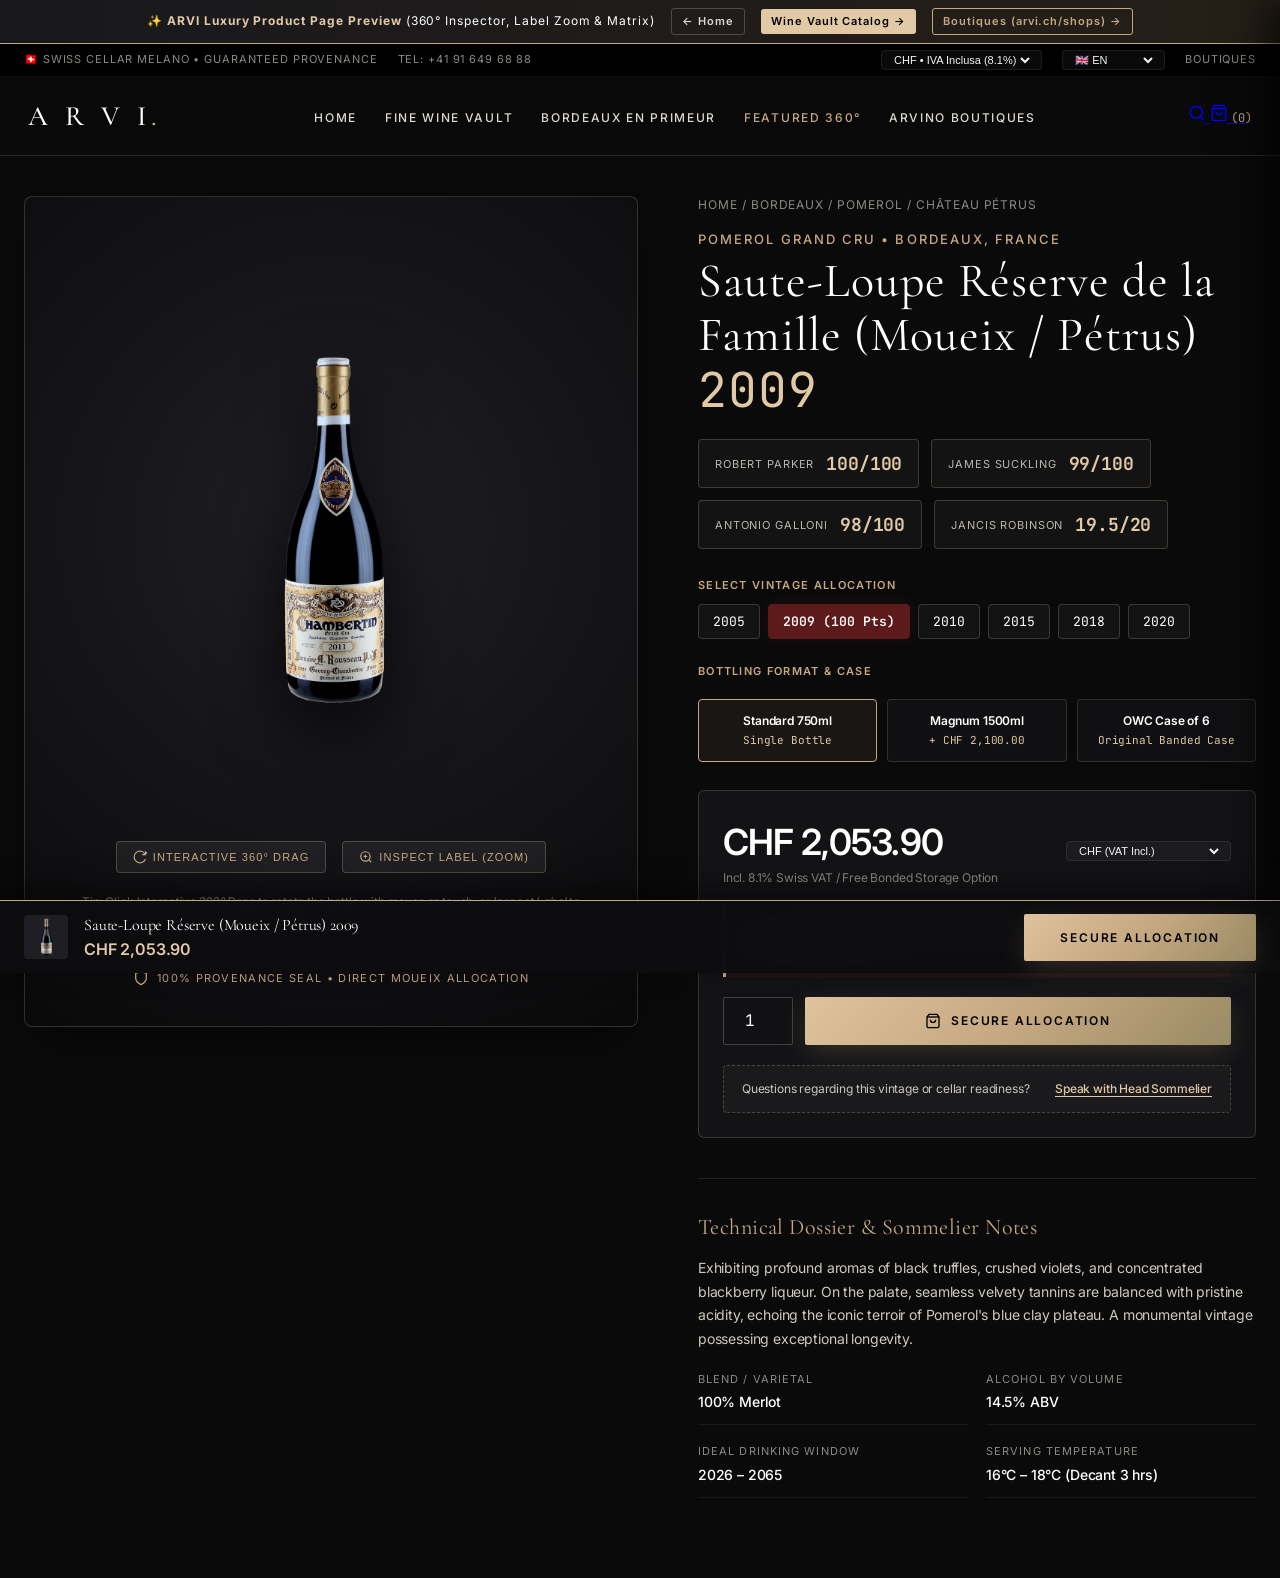
<file: product-sample.html>
<!DOCTYPE html>
<html lang="en">
<head>
  <meta charset="UTF-8">
  <meta name="viewport" content="width=device-width, initial-scale=1.0">
  <title>Saute-Loupe Réserve (Moueix / Pétrus) 2009 | ARVI Swiss Luxury Wine Merchant</title>
  
  <!-- Fonts -->
  <link rel="preconnect" href="https://fonts.googleapis.com">
  <link rel="preconnect" href="https://fonts.gstatic.com" crossorigin>
  <link href="https://fonts.googleapis.com/css2?family=Cormorant+Garamond:ital,wght@0,300;0,400;0,500;0,600;0,700;1,400;1,600&family=Inter:wght@300;400;500;600;700&family=JetBrains+Mono:wght@400;500;600&display=swap" rel="stylesheet">
  
  <!-- Theme Styles (Local) -->
  <link rel="stylesheet" href="css/arvi-luxury.css">
  
  <style>
    * { box-sizing: border-box; margin: 0; padding: 0; }
    body { background-color: var(--arvi-noir); color: #ffffff; line-height: 1.5; overflow-x: hidden; }

    /* Top Navigation bar */
    .arvi-header-main {
      position: sticky;
      top: 0;
      z-index: 999;
      background: rgba(10, 10, 11, 0.94);
      backdrop-filter: blur(20px);
      border-bottom: 1px solid rgba(197, 168, 128, 0.2);
    }
    .arvi-nav-inner {
      max-width: 1440px;
      margin: 0 auto;
      padding: 18px 28px;
      display: flex;
      align-items: center;
      justify-content: space-between;
    }
    .arvi-logo-mark {
      font-family: var(--arvi-font-serif);
      font-size: 28px;
      letter-spacing: 0.18em;
      color: #ffffff;
      font-weight: 500;
      text-decoration: none;
    }
    .arvi-logo-mark span { color: var(--arvi-gold); }
    .arvi-nav-links { display: flex; align-items: center; gap: 28px; list-style: none; }
    .arvi-nav-link {
      font-size: 12px;
      letter-spacing: 0.14em;
      text-transform: uppercase;
      color: #ded9d0;
      text-decoration: none;
      font-weight: 500;
      transition: var(--arvi-transition);
    }
    .arvi-nav-link:hover, .arvi-nav-link.active { color: var(--arvi-gold); }
    
    .arvi-demo-pill {
      background: linear-gradient(90deg, #18181c, #261f18);
      border-bottom: 1px solid var(--arvi-gold);
      padding: 8px 16px;
      text-align: center;
      font-size: 12px;
      letter-spacing: 0.08em;
      display: flex;
      justify-content: center;
      align-items: center;
      gap: 16px;
    }
    .arvi-demo-pill strong { color: var(--arvi-gold-bright); }
    .arvi-demo-btn {
      background: var(--arvi-gold);
      color: #000;
      padding: 4px 10px;
      border-radius: 3px;
      text-decoration: none;
      font-weight: 600;
      font-size: 11px;
    }

    /* Notification Toast */
    .arvi-toast {
      position: fixed;
      top: 30px;
      right: 30px;
      background: #18181c;
      border: 1px solid var(--arvi-gold);
      padding: 16px 24px;
      border-radius: 4px;
      box-shadow: var(--arvi-shadow-luxe);
      z-index: 10000;
      display: none;
      align-items: center;
      gap: 12px;
      color: #ffffff;
      animation: fadeInSlide 0.3s ease;
    }
    @keyframes fadeInSlide {
      from { opacity: 0; transform: translateY(-10px); }
      to { opacity: 1; transform: translateY(0); }
    }
  </style>
</head>
<body>

  <!-- Top Demo Switcher Bar -->
  <div class="arvi-demo-pill">
    <span>✨ <strong>ARVI Luxury Product Page Preview</strong> (360° Inspector, Label Zoom & Matrix)</span>
    <a href="index.html" class="arvi-demo-btn" style="background:transparent; color:#ded9d0; border:1px solid rgba(255,255,255,0.2);">&larr; Home</a>
    <a href="collection.html" class="arvi-demo-btn" style="background:var(--arvi-gold-bright); color:#000;">Wine Vault Catalog &rarr;</a>
    <a href="shops.html" class="arvi-demo-btn" style="background:transparent; color:var(--arvi-gold); border:1px solid var(--arvi-gold);">Boutiques (arvi.ch/shops) &rarr;</a>
  </div>

  <!-- Swiss Header Topbar -->
  <div class="arvi-header-topbar">
    <div class="arvi-topbar-inner">
      <div class="arvi-topbar-left">
        <span data-i18n="topbar_dispatch">🇨🇭 Swiss Cellar Melano • Guaranteed Provenance</span>
        <a href="tel:+41916496888" class="arvi-topbar-link">Tel: +41 91 649 68 88</a>
      </div>
      <div class="arvi-topbar-right">
        <div class="arvi-currency-tax-toggle">
          <select id="arviGlobalTaxSelect" aria-label="Tax Selection">
            <option value="chf_incl" selected>CHF • IVA Inclusa (8.1%)</option>
            <option value="chf_excl">CHF • Bonded Tax-Free</option>
            <option value="eur_incl">EUR • IVA Inclusa</option>
            <option value="eur_excl">EUR • Export Tax-Free</option>
            <option value="usd">USD • Global Duty-Free</option>
          </select>
        </div>
        <div class="arvi-currency-tax-toggle">
          <select id="arviLanguageSelect" class="arvi-lang-select" aria-label="Language">
            <option value="en" selected>🇬🇧 EN</option>
            <option value="it">🇮🇹 IT</option>
            <option value="de">🇩🇪 DE</option>
            <option value="fr">🇫🇷 FR</option>
            <option value="es">ES • Español</option>
            <option value="zh">ZH • 中文</option>
          </select>
        </div>
        <a href="shops.html#book" class="arvi-topbar-link" data-i18n="nav_boutiques">Boutiques</a>
      </div>
    </div>
  </div>

  <!-- Main Luxury Header -->
  <header class="arvi-header-main">
    <div class="arvi-nav-inner">
      <a href="index.html" class="arvi-logo-mark">A R V I<span>.</span></a>

      <nav aria-label="Main Navigation">
        <ul class="arvi-nav-links">
          <li><a href="index.html" class="arvi-nav-link" data-i18n="nav_home">Home</a></li>
          <li><a href="collection.html" class="arvi-nav-link" data-i18n="nav_wines">Fine Wine Vault</a></li>
          <li><a href="collection.html?filter=bordeaux" class="arvi-nav-link" data-i18n="nav_enprimeur">Bordeaux En Primeur</a></li>
          <li><a href="product-sample.html" class="arvi-nav-link active" data-i18n="nav_allocation">Featured 360°</a></li>
          <li><a href="shops.html" class="arvi-nav-link" data-i18n="nav_boutiques">Arvino Boutiques</a></li>
        </ul>
      </nav>

      <div class="arvi-nav-actions">
        <a href="collection.html" class="arvi-icon-btn" aria-label="Search Fine Wines">
          <svg width="18" height="18" viewBox="0 0 24 24" fill="none" stroke="currentColor" stroke-width="2"><circle cx="11" cy="11" r="8"/><line x1="21" y1="21" x2="16.65" y2="16.65"/></svg>
        </a>
        <a href="product-sample.html" class="arvi-icon-btn" aria-label="Cart">
          <svg width="18" height="18" viewBox="0 0 24 24" fill="none" stroke="currentColor" stroke-width="2"><path d="M6 2L3 6v14a2 2 0 0 0 2 2h14a2 2 0 0 0 2-2V6l-3-4z"/><line x1="3" y1="6" x2="21" y2="6"/><path d="M16 10a4 4 0 0 1-8 0"/></svg>
          <span class="arvi-cart-counter" style="font-family:var(--arvi-font-mono); color:var(--arvi-gold); font-size:12px;">(0)</span>
        </a>

        <!-- Responsive Hamburger Toggle -->
        <button class="arvi-hamburger" aria-label="Toggle navigation menu" aria-expanded="false">
          <span></span>
          <span></span>
          <span></span>
        </button>
      </div>
    </div>
  </header>

  <!-- Mobile Navigation Drawer Overlay -->
  <div class="arvi-drawer-overlay"></div>

  <!-- Mobile Slide-out Drawer Panel -->
  <aside class="arvi-mobile-drawer" aria-label="Mobile Navigation Drawer">
    <div class="arvi-drawer-header">
      <div class="arvi-logo-mark">A R V I<span>.</span></div>
      <button class="arvi-drawer-close" aria-label="Close menu">&times;</button>
    </div>

    <ul class="arvi-drawer-links">
      <li><a href="index.html" class="arvi-drawer-link" data-i18n="nav_home">Home</a></li>
      <li><a href="collection.html" class="arvi-drawer-link" data-i18n="nav_wines">Fine Wine Vault</a></li>
      <li><a href="collection.html?filter=bordeaux" class="arvi-drawer-link" data-i18n="nav_enprimeur">Bordeaux En Primeur</a></li>
      <li><a href="product-sample.html" class="arvi-drawer-link active" data-i18n="nav_allocation">Featured 360° Bottle</a></li>
      <li><a href="shops.html" class="arvi-drawer-link" data-i18n="nav_boutiques">Arvino Boutiques</a></li>
      <li><a href="index.html#vault" class="arvi-drawer-link" data-i18n="nav_vault">Subterranean Vault</a></li>
    </ul>

    <div class="arvi-drawer-footer">
      <div class="arvi-drawer-contact">
        <strong style="color:#ffffff; display:block; margin-bottom:4px;">Direct Sommelier Advisory</strong>
        <p>Melano Central Vault: <a href="tel:+41916496888">+41 91 649 68 88</a></p>
        <p>Email: <a href="mailto:info@arvi.ch">info@arvi.ch</a></p>
      </div>
      <a href="shops.html#book" class="arvi-btn-primary" style="text-align:center; padding:12px 18px; font-size:12px;">
        Book Private Tasting
      </a>
    </div>
  </aside>

  <!-- PRODUCT MAIN SECTION -->
  <main>
    <section class="arvi-product-layout">
      
      <!-- LEFT COLUMN: INTERACTIVE BOTTLE SHOWCASE -->
      <div class="arvi-bottle-viewer-wrapper">
        <div class="arvi-bottle-viewport" id="arviBottleViewport">
          <img 
            id="arviMainBottleImg"
            src="images/chambertin.png" 
            alt="Saute-Loupe Réserve Moueix Pétrus 2009 ARVI Cellar"
          >
          <div class="arvi-magnifier-lens" id="arviMagnifierLens"></div>
        </div>

        <!-- Viewer Controls Toolbar -->
        <div class="arvi-viewer-toolbar">
          <button type="button" class="arvi-toolbar-btn" data-arvi-action="toggle-360">
            <svg width="14" height="14" viewBox="0 0 24 24" fill="none" stroke="currentColor" stroke-width="2"><path d="M21.5 2v6h-6M21.34 15.57a10 10 0 1 1-.57-8.38l5.67-5.67"/></svg>
            <span>Interactive 360° Drag</span>
          </button>

          <button type="button" class="arvi-toolbar-btn" data-arvi-action="toggle-zoom">
            <svg width="14" height="14" viewBox="0 0 24 24" fill="none" stroke="currentColor" stroke-width="2"><circle cx="11" cy="11" r="8"/><line x1="21" y1="21" x2="16.65" y2="16.65"/><line x1="11" y1="8" x2="11" y2="14"/><line x1="8" y1="11" x2="14" y2="11"/></svg>
            <span>Inspect Label (Zoom)</span>
          </button>
        </div>

        <div style="margin-top:20px; font-size:12px; color:var(--arvi-muted);">
          Tip: Click <em>Interactive 360° Drag</em> to rotate the bottle with mouse or touch, or <em>Inspect Label</em> to magnify capsule, vintage, and cork seals.
        </div>

        <!-- Provenance Seal -->
        <div style="margin-top: 24px; padding-top: 16px; border-top: 1px solid rgba(255,255,255,0.08); display: flex; align-items: center; justify-content: center; gap: 8px; font-size: 11px; letter-spacing: 0.12em; text-transform: uppercase; color: var(--arvi-gold);">
          <svg width="16" height="16" viewBox="0 0 24 24" fill="none" stroke="currentColor" stroke-width="2"><path d="M12 22s8-4 8-10V5l-8-3-8 3v7c0 6 8 10 8 10z"/></svg>
          <span>100% Provenance Seal • Direct Moueix Allocation</span>
        </div>
      </div>

      <!-- RIGHT COLUMN: ELEVATED PRODUCT DETAILS -->
      <div class="arvi-product-details">
        
        <!-- Breadcrumbs -->
        <nav class="arvi-product-breadcrumbs" aria-label="Breadcrumbs">
          <a href="index.html">Home</a> / 
          <a href="index.html#collections">Bordeaux</a> / 
          <a href="#">Pomerol</a> / 
          <span>Château Pétrus</span>
        </nav>

        <!-- Appellation & Producer -->
        <div class="arvi-product-appellation">
          Pomerol Grand Cru • Bordeaux, France
        </div>

        <!-- Product Title -->
        <h1 class="arvi-product-heading">
          Saute-Loupe Réserve de la Famille (Moueix / Pétrus) <span class="vintage-highlight">2009</span>
        </h1>

        <!-- Critic Score Matrix -->
        <div class="arvi-critic-matrix">
          <div class="arvi-critic-card">
            <span class="arvi-critic-name">Robert Parker</span>
            <span class="arvi-critic-points">100/100</span>
          </div>
          <div class="arvi-critic-card">
            <span class="arvi-critic-name">James Suckling</span>
            <span class="arvi-critic-points">99/100</span>
          </div>
          <div class="arvi-critic-card">
            <span class="arvi-critic-name">Antonio Galloni</span>
            <span class="arvi-critic-points">98/100</span>
          </div>
          <div class="arvi-critic-card">
            <span class="arvi-critic-name">Jancis Robinson</span>
            <span class="arvi-critic-points">19.5/20</span>
          </div>
        </div>

        <!-- Available Vintages Matrix -->
        <div class="arvi-vintage-selector-section">
          <label>Select Vintage Allocation</label>
          <div class="arvi-vintage-pills">
            <button type="button" class="arvi-vintage-btn" data-vintage="2005" data-price="CHF 2,450.00" data-score="98/100">2005</button>
            <button type="button" class="arvi-vintage-btn selected" data-vintage="2009" data-price="CHF 2,053.90" data-score="100/100">2009 (100 Pts)</button>
            <button type="button" class="arvi-vintage-btn" data-vintage="2010" data-price="CHF 2,680.00" data-score="100/100">2010</button>
            <button type="button" class="arvi-vintage-btn" data-vintage="2015" data-price="CHF 1,980.00" data-score="99/100">2015</button>
            <button type="button" class="arvi-vintage-btn" data-vintage="2018" data-price="CHF 1,890.00" data-score="98/100">2018</button>
            <button type="button" class="arvi-vintage-btn" data-vintage="2020" data-price="CHF 2,150.00" data-score="99/100">2020</button>
          </div>
        </div>

        <!-- Bottle Formats & Original Wooden Cases (OWC) -->
        <div class="arvi-vintage-selector-section">
          <label>Bottling Format & Case</label>
          <div class="arvi-format-selector">
            <div class="arvi-format-option selected">
              <div class="arvi-format-name">Standard 750ml</div>
              <div class="arvi-format-price">Single Bottle</div>
            </div>
            <div class="arvi-format-option">
              <div class="arvi-format-name">Magnum 1500ml</div>
              <div class="arvi-format-price">+ CHF 2,100.00</div>
            </div>
            <div class="arvi-format-option">
              <div class="arvi-format-name">OWC Case of 6</div>
              <div class="arvi-format-price">Original Banded Case</div>
            </div>
          </div>
        </div>

        <!-- Pricing & Buy Box -->
        <div class="arvi-product-price-box">
          <div class="arvi-price-row">
            <div>
              <div class="arvi-main-price" data-arvi-price data-base-price="2053.90">
                CHF 2,053.90
              </div>
              <div class="arvi-tax-note">Incl. 8.1% Swiss VAT / Free Bonded Storage Option</div>
            </div>

            <div class="arvi-currency-tax-toggle">
              <select id="arviTaxTypeSelect" aria-label="Swiss Tax Selection">
                <option value="incl" selected>CHF (VAT Incl.)</option>
                <option value="excl">CHF (Bonded / VAT Excl.)</option>
              </select>
            </div>
          </div>

          <!-- Scarcity & Provenance Persuasive Callout -->
          <div class="arvi-stock-provenance-callout">
            <svg viewBox="0 0 24 24"><path d="M12 2C6.48 2 2 6.48 2 12s4.48 10 10 10 10-4.48 10-10S17.52 2 12 2zm1 15h-2v-6h2v6zm0-8h-2V7h2v2z"/></svg>
            <div>
              <strong>Only 3 bottles remaining in Melano Central Vault.</strong><br>
              Insured climate-controlled delivery within 24h across Switzerland or reserved in Swiss Bonded Vault.
            </div>
          </div>

          <!-- Add to Cart Form -->
          <div class="arvi-actions-row">
            <input type="number" id="arviQuantity" value="1" min="1" max="3" class="arvi-qty-input" aria-label="Quantity">
            <button type="button" id="btnAddToCart" class="arvi-btn-primary arvi-btn-add-cart">
              <svg width="16" height="16" viewBox="0 0 24 24" fill="none" stroke="currentColor" stroke-width="2"><path d="M6 2L3 6v14a2 2 0 0 0 2 2h14a2 2 0 0 0 2-2V6l-3-4z"/><line x1="3" y1="6" x2="21" y2="6"/><path d="M16 10a4 4 0 0 1-8 0"/></svg>
              <span>Secure Allocation</span>
            </button>
          </div>

          <!-- Sommelier Direct Concierge -->
          <div class="arvi-sommelier-strip">
            <span>Questions regarding this vintage or cellar readiness?</span>
            <a href="#sommelierModal" data-arvi-modal="sommelier">Speak with Head Sommelier</a>
          </div>
        </div>

        <!-- Wine Technical Dossier -->
        <div class="arvi-technical-dossier">
          <h3 style="font-family: var(--arvi-font-serif); font-size: 22px; color: var(--arvi-gold); margin: 0 0 12px 0;">Technical Dossier & Sommelier Notes</h3>
          <p style="font-size: 14px; line-height: 1.7; color: #cfcac0;">
            Exhibiting profound aromas of black truffles, crushed violets, and concentrated blackberry liqueur. On the palate, seamless velvety tannins are balanced with pristine acidity, echoing the iconic terroir of Pomerol's blue clay plateau. A monumental vintage possessing exceptional longevity.
          </p>

          <div class="arvi-technical-grid">
            <div class="arvi-spec-item">
              <div class="arvi-spec-label">Blend / Varietal</div>
              <div class="arvi-spec-value">100% Merlot</div>
            </div>
            <div class="arvi-spec-item">
              <div class="arvi-spec-label">Alcohol by Volume</div>
              <div class="arvi-spec-value">14.5% ABV</div>
            </div>
            <div class="arvi-spec-item">
              <div class="arvi-spec-label">Ideal Drinking Window</div>
              <div class="arvi-spec-value">2026 – 2065</div>
            </div>
            <div class="arvi-spec-item">
              <div class="arvi-spec-label">Serving Temperature</div>
              <div class="arvi-spec-value">16°C – 18°C (Decant 3 hrs)</div>
            </div>
          </div>
        </div>

      </div>

    </section>
  </main>

  <!-- STICKY LUXURY ADD-TO-CART BAR -->
  <div class="arvi-sticky-cart-bar" id="arviStickyCartBar">
    <div class="arvi-sticky-prod-snippet">
      <img src="images/chambertin.png" alt="Saute-Loupe Réserve Moueix Pétrus 2009" class="arvi-sticky-thumb">
      <div>
        <div class="arvi-sticky-title">Saute-Loupe Réserve (Moueix / Pétrus) 2009</div>
        <div class="arvi-sticky-price" id="stickyPrice">CHF 2,053.90</div>
      </div>
    </div>
    <button type="button" onclick="document.getElementById('btnAddToCart').click()" class="arvi-btn-primary">
      <span>Secure Allocation</span>
    </button>
  </div>

  <!-- CART TOAST -->
  <div class="arvi-toast" id="arviToast">
    <svg width="20" height="20" viewBox="0 0 24 24" fill="none" stroke="var(--arvi-gold)" stroke-width="2"><polyline points="20 6 9 17 4 12"/></svg>
    <div>
      <strong>Bottle Secured in Your Cellar Cart</strong><br>
      <span style="font-size:12px; color:var(--arvi-muted);">Château Pétrus 2009 reserved for 15 minutes.</span>
    </div>
  </div>

  <!-- SOMMELIER ADVISORY MODAL -->
  <div class="arvi-modal-backdrop" id="arviSommelierModal" style="display:none; position:fixed; inset:0; background:rgba(0,0,0,0.85); backdrop-filter:blur(10px); z-index:9999; align-items:center; justify-content:center;">
    <div style="background:#141418; border:1px solid var(--arvi-gold); border-radius:6px; max-width:560px; width:90%; padding:36px; position:relative; color:#ffffff; box-shadow:var(--arvi-shadow-luxe);">
      <button type="button" class="arvi-modal-close" style="position:absolute; top:18px; right:18px; background:transparent; border:none; color:var(--arvi-gold); font-size:24px; cursor:pointer;">&times;</button>
      <span class="arvi-section-kicker">Private Concierge</span>
      <h3 style="font-family:var(--arvi-font-serif); font-size:28px; margin:0 0 12px 0;">Consult with an ARVI Sommelier</h3>
      <p style="font-size:14px; color:var(--arvi-muted); line-height:1.6; margin-bottom:24px;">
        Our team in Zurich, Lugano, and Melano provides bespoke cellar curation, tasting guidance, and tax-free storage advice.
      </p>
      <div style="display:flex; flex-direction:column; gap:12px;">
        <a href="tel:+41916496888" class="arvi-btn-secondary" style="justify-content:flex-start;">
          <svg width="16" height="16" viewBox="0 0 24 24" fill="none" stroke="currentColor" stroke-width="2"><path d="M22 16.92v3a2 2 0 0 1-2.18 2 19.79 19.79 0 0 1-8.63-3.07 19.5 19.5 0 0 1-6-6 19.79 19.79 0 0 1-3.07-8.67A2 2 0 0 1 4.11 2h3a2 2 0 0 1 2 1.72 12.84 12.84 0 0 0 .7 2.81 2 2 0 0 1-.45 2.11L8.09 9.91a16 16 0 0 0 6 6l1.27-1.27a2 2 0 0 1 2.11-.45 12.84 12.84 0 0 0 2.81.7A2 2 0 0 1 22 16.92z"/></svg>
          <span>Call Melano Vault: +41 91 649 68 88</span>
        </a>
        <a href="https://wa.me/41916496888" target="_blank" class="arvi-btn-secondary" style="justify-content:flex-start;">
          <svg width="16" height="16" viewBox="0 0 24 24" fill="none" stroke="currentColor" stroke-width="2"><path d="M21 11.5a8.38 8.38 0 0 1-.9 3.8 8.5 8.5 0 0 1-7.6 4.7 8.38 8.38 0 0 1-3.8-.9L3 21l1.9-5.7a8.38 8.38 0 0 1-.9-3.8 8.5 8.5 0 0 1 4.7-7.6 8.38 8.38 0 0 1 3.8-.9h.5a8.48 8.48 0 0 1 8 8v.5z"/></svg>
          <span>Direct Sommelier WhatsApp Chat</span>
        </a>
        <a href="mailto:info@arvi.ch" class="arvi-btn-secondary" style="justify-content:flex-start;">
          <svg width="16" height="16" viewBox="0 0 24 24" fill="none" stroke="currentColor" stroke-width="2"><path d="M4 4h16c1.1 0 2 .9 2 2v12c0 1.1-.9 2-2 2H4c-1.1 0-2-.9-2-2V6c0-1.1.9-2 2-2z"/><polyline points="22,6 12,13 2,6"/></svg>
          <span>Email: info@arvi.ch</span>
        </a>
      </div>
    </div>
  </div>

  <style>
    .arvi-modal-backdrop.active {
      display: flex !important;
    }
  </style>

  <!-- Interactive Scripts (Local) -->
  <script src="js/arvi-luxury.js"></script>
  <script>
    // Add to Cart Toast interaction
    document.getElementById('btnAddToCart').addEventListener('click', () => {
      const toast = document.getElementById('arviToast');
      toast.style.display = 'flex';
      setTimeout(() => {
        toast.style.display = 'none';
      }, 4000);
    });

    // Format selection interaction
    document.querySelectorAll('.arvi-format-option').forEach(opt => {
      opt.addEventListener('click', () => {
        document.querySelectorAll('.arvi-format-option').forEach(o => o.classList.remove('selected'));
        opt.classList.add('selected');
      });
    });
  </script>

</body>
</html>
</file>
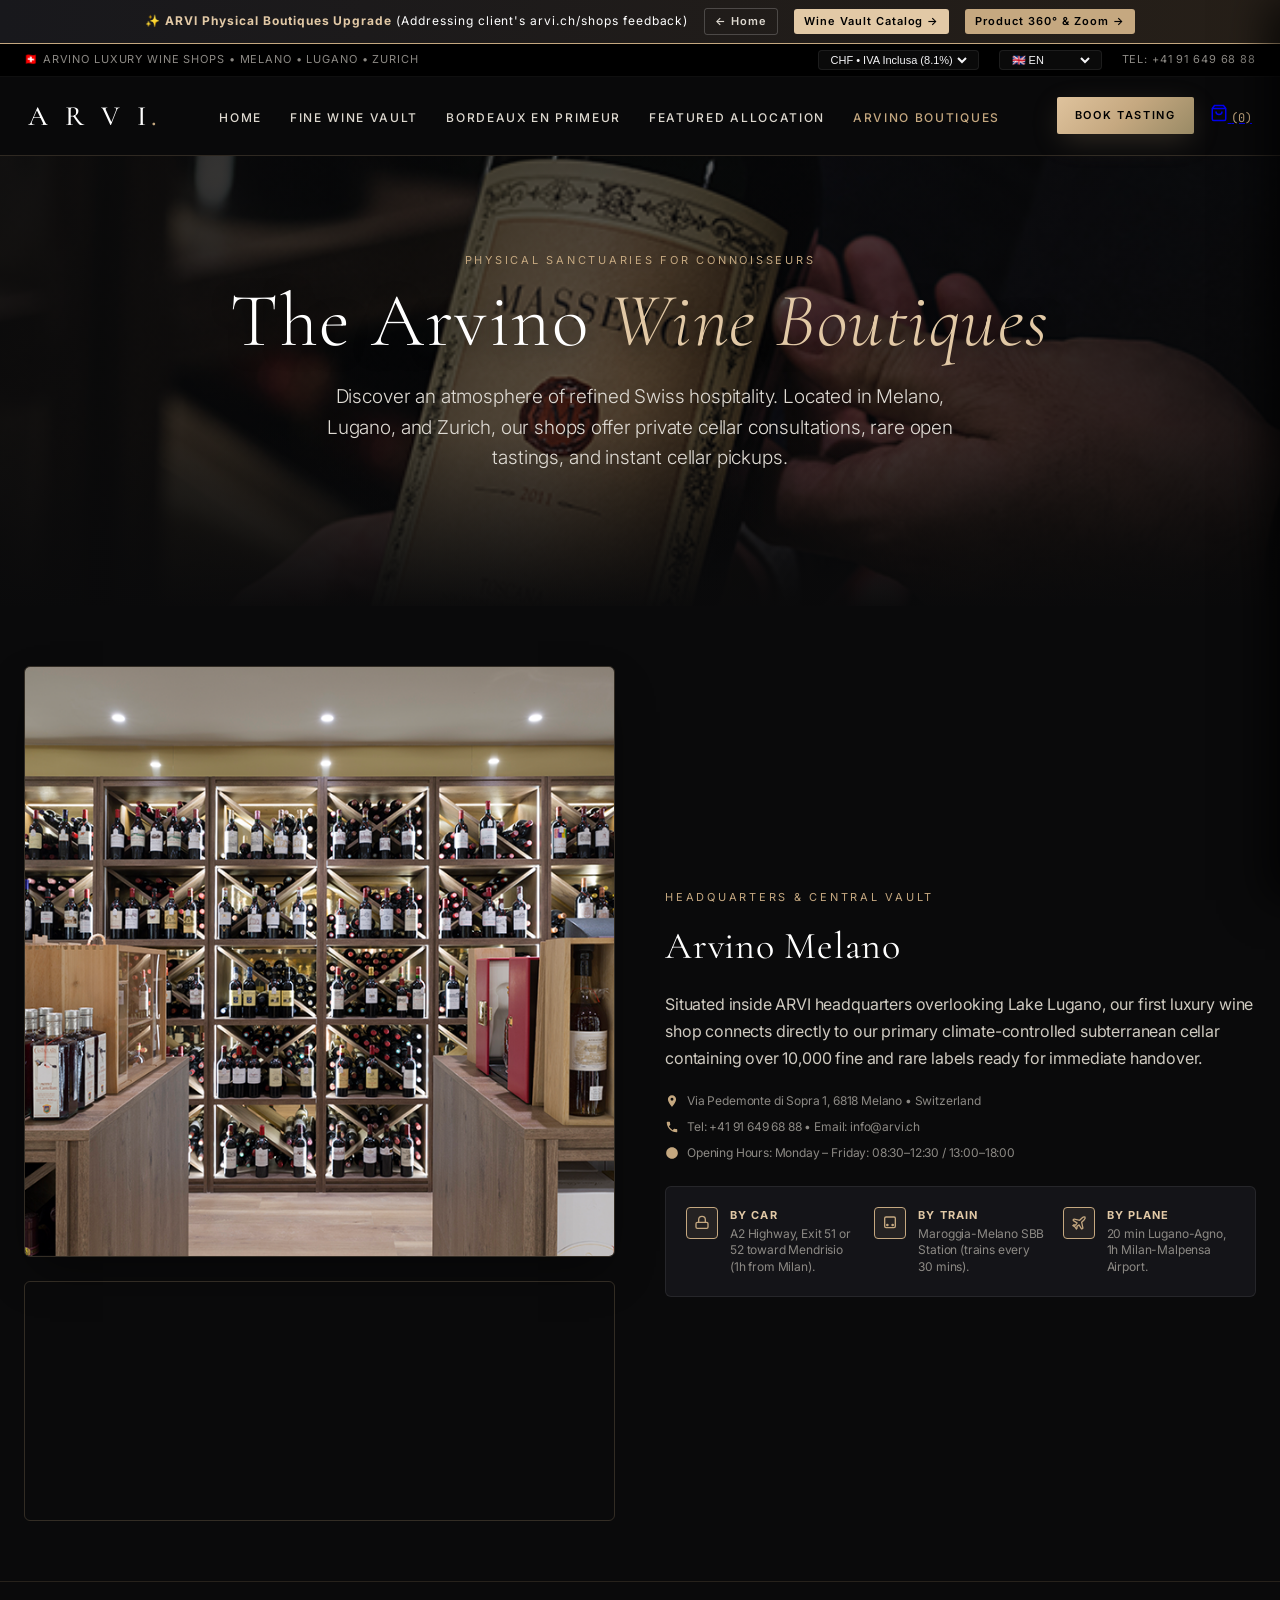
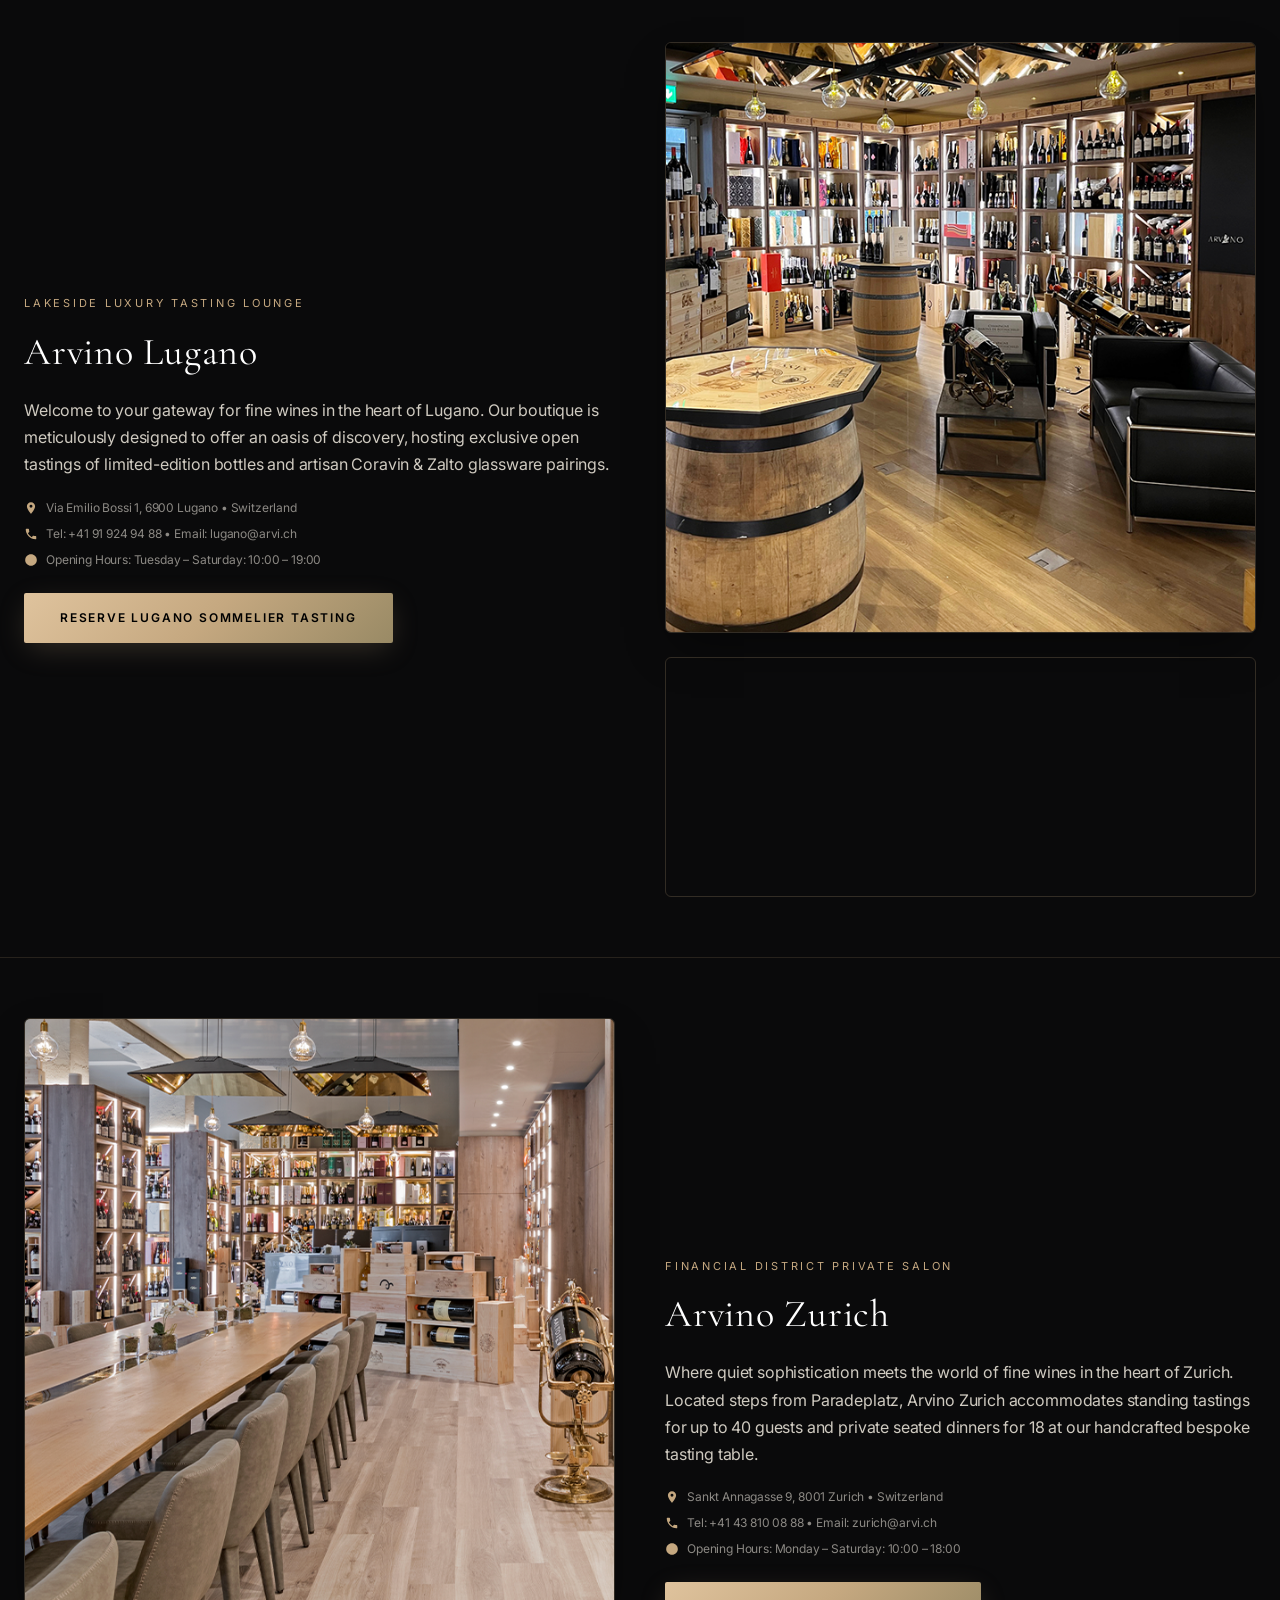
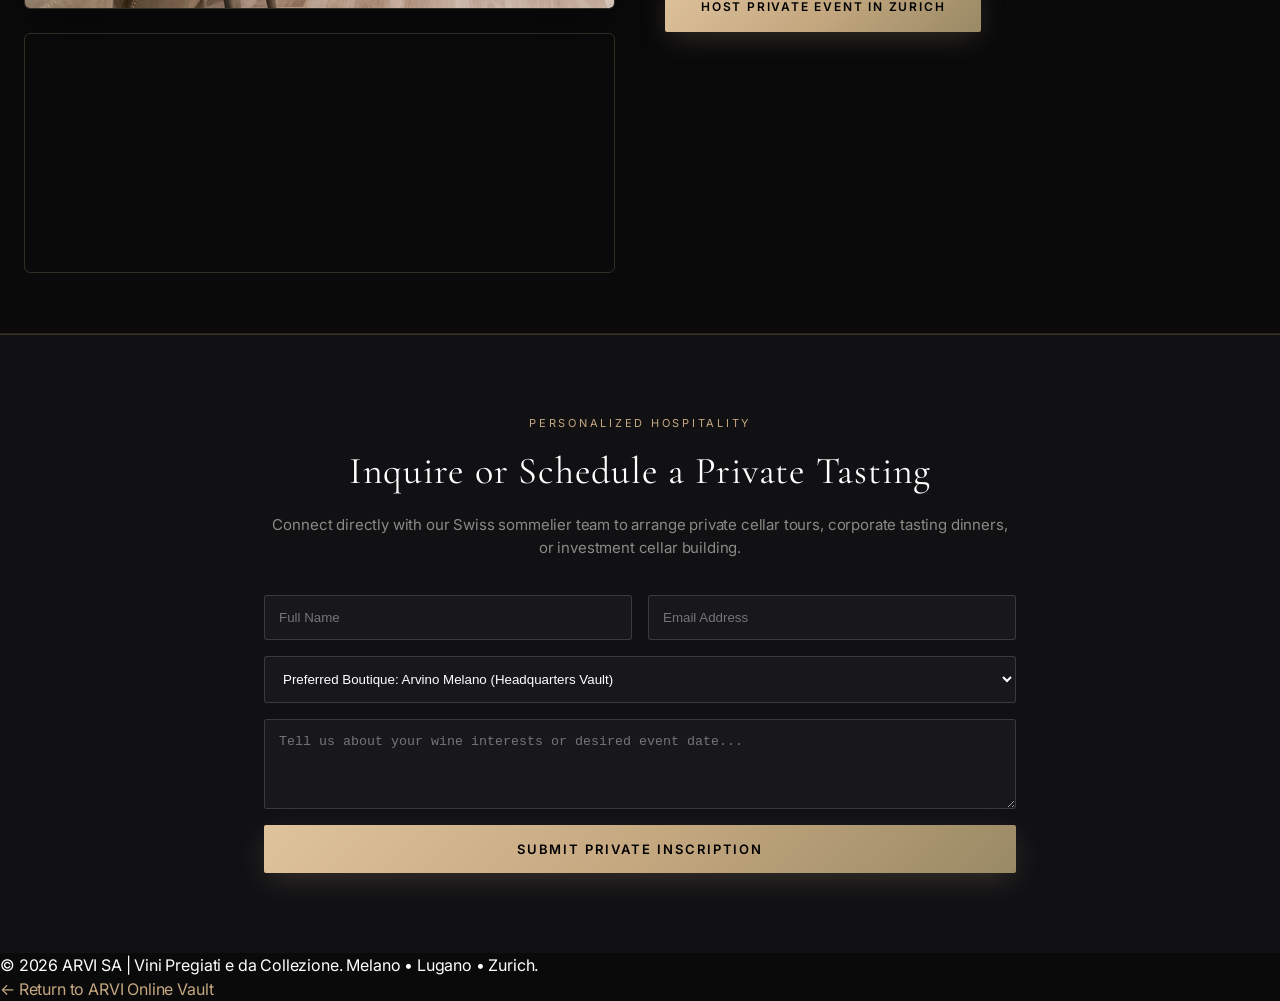
<file: shops.html>
<!DOCTYPE html>
<html lang="en">
<head>
  <meta charset="UTF-8">
  <meta name="viewport" content="width=device-width, initial-scale=1.0">
  <title>Arvino Luxury Wine Boutiques | Melano • Lugano • Zurich | ARVI SA</title>
  
  <!-- Fonts -->
  <link rel="preconnect" href="https://fonts.googleapis.com">
  <link rel="preconnect" href="https://fonts.gstatic.com" crossorigin>
  <link href="https://fonts.googleapis.com/css2?family=Cormorant+Garamond:ital,wght@0,300;0,400;0,500;0,600;0,700;1,400;1,600&family=Inter:wght@300;400;500;600;700&family=JetBrains+Mono:wght@400;500;600&display=swap" rel="stylesheet">
  
  <!-- Theme Styles (Local) -->
  <link rel="stylesheet" href="css/arvi-luxury.css">
  
  <style>
    * { box-sizing: border-box; margin: 0; padding: 0; }
    body { background-color: var(--arvi-noir); color: #ffffff; line-height: 1.5; overflow-x: hidden; }

    /* Top Navigation bar */
    .arvi-header-main {
      position: sticky;
      top: 0;
      z-index: 999;
      background: rgba(10, 10, 11, 0.94);
      backdrop-filter: blur(20px);
      border-bottom: 1px solid rgba(197, 168, 128, 0.2);
    }
    .arvi-nav-inner {
      max-width: 1440px;
      margin: 0 auto;
      padding: 18px 28px;
      display: flex;
      align-items: center;
      justify-content: space-between;
    }
    .arvi-logo-mark {
      font-family: var(--arvi-font-serif);
      font-size: 28px;
      letter-spacing: 0.18em;
      color: #ffffff;
      font-weight: 500;
      text-decoration: none;
    }
    .arvi-logo-mark span { color: var(--arvi-gold); }
    .arvi-nav-links { display: flex; align-items: center; gap: 28px; list-style: none; }
    .arvi-nav-link {
      font-size: 12px;
      letter-spacing: 0.14em;
      text-transform: uppercase;
      color: #ded9d0;
      text-decoration: none;
      font-weight: 500;
      transition: var(--arvi-transition);
    }
    .arvi-nav-link:hover, .arvi-nav-link.active { color: var(--arvi-gold); }
    
    .arvi-demo-pill {
      background: linear-gradient(90deg, #18181c, #261f18);
      border-bottom: 1px solid var(--arvi-gold);
      padding: 8px 16px;
      text-align: center;
      font-size: 12px;
      letter-spacing: 0.08em;
      display: flex;
      justify-content: center;
      align-items: center;
      gap: 16px;
    }
    .arvi-demo-pill strong { color: var(--arvi-gold-bright); }
    .arvi-demo-btn {
      background: var(--arvi-gold);
      color: #000;
      padding: 4px 10px;
      border-radius: 3px;
      text-decoration: none;
      font-weight: 600;
      font-size: 11px;
    }

    /* Detailed Shop Card Layout */
    .arvi-shop-detailed-section {
      padding: 60px 0;
      border-bottom: 1px solid rgba(197, 168, 128, 0.15);
    }
    .arvi-shop-container {
      max-width: 1380px;
      margin: 0 auto;
      padding: 0 24px;
      display: grid;
      grid-template-columns: 1fr 1fr;
      gap: 50px;
      align-items: center;
    }
    .arvi-shop-container.reversed {
      direction: rtl;
    }
    .arvi-shop-container.reversed > * {
      direction: ltr;
    }
    
    .arvi-transit-grid {
      display: grid;
      grid-template-columns: repeat(3, 1fr);
      gap: 16px;
      margin-top: 24px;
      background: #141418;
      border: 1px solid rgba(255, 255, 255, 0.08);
      border-radius: 6px;
      padding: 20px;
    }
    .arvi-transit-item {
      display: flex;
      align-items: flex-start;
      gap: 12px;
    }
    .arvi-transit-icon {
      width: 32px;
      height: 32px;
      background: rgba(197, 168, 128, 0.1);
      border: 1px solid var(--arvi-gold);
      border-radius: 4px;
      display: flex;
      align-items: center;
      justify-content: center;
      flex-shrink: 0;
      color: var(--arvi-gold);
    }
    .arvi-transit-icon svg { width: 16px; height: 16px; }
    .arvi-transit-text h5 {
      font-size: 11px;
      letter-spacing: 0.1em;
      text-transform: uppercase;
      color: var(--arvi-gold-bright);
      margin-bottom: 2px;
    }
    .arvi-transit-text p {
      font-size: 12px;
      color: var(--arvi-muted);
      line-height: 1.4;
    }

    /* Map Box */
    .arvi-map-box {
      border: 1px solid var(--arvi-noir-border);
      border-radius: 6px;
      overflow: hidden;
      margin-top: 24px;
      height: 240px;
    }
    .arvi-map-box iframe {
      width: 100%;
      height: 100%;
      border: none;
      filter: invert(90%) hue-rotate(180deg) brightness(95%) contrast(90%);
    }

    @media screen and (max-width: 900px) {
      .arvi-shop-container, .arvi-shop-container.reversed {
        grid-template-columns: 1fr;
        direction: ltr;
      }
      .arvi-transit-grid {
        grid-template-columns: 1fr;
      }
    }
  </style>
</head>
<body>

  <!-- Top Demo Switcher Bar -->
  <div class="arvi-demo-pill">
    <span>✨ <strong>ARVI Physical Boutiques Upgrade</strong> (Addressing client's arvi.ch/shops feedback)</span>
    <a href="index.html" class="arvi-demo-btn" style="background:transparent; color:#ded9d0; border:1px solid rgba(255,255,255,0.2);">&larr; Home</a>
    <a href="collection.html" class="arvi-demo-btn" style="background:var(--arvi-gold-bright); color:#000;">Wine Vault Catalog &rarr;</a>
    <a href="product-sample.html" class="arvi-demo-btn">Product 360° & Zoom &rarr;</a>
  </div>

  <!-- Swiss Header Topbar -->
  <div class="arvi-header-topbar">
    <div class="arvi-topbar-inner">
      <div class="arvi-topbar-left">
        <span data-i18n="topbar_dispatch">🇨🇭 Arvino Luxury Wine Shops • Melano • Lugano • Zurich</span>
      </div>
      <div class="arvi-topbar-right">
        <div class="arvi-currency-tax-toggle">
          <select id="arviGlobalTaxSelect" aria-label="Tax Selection">
            <option value="chf_incl" selected>CHF • IVA Inclusa (8.1%)</option>
            <option value="chf_excl">CHF • Bonded Tax-Free</option>
            <option value="eur_incl">EUR • IVA Inclusa</option>
            <option value="eur_excl">EUR • Export Tax-Free</option>
            <option value="usd">USD • Global Duty-Free</option>
          </select>
        </div>
        <div class="arvi-currency-tax-toggle">
          <select id="arviLanguageSelect" class="arvi-lang-select" aria-label="Language">
            <option value="en" selected>🇬🇧 EN</option>
            <option value="it">🇮🇹 IT</option>
            <option value="de">🇩🇪 DE</option>
            <option value="fr">🇫🇷 FR</option>
            <option value="es">ES • Español</option>
            <option value="zh">ZH • 中文</option>
          </select>
        </div>
        <a href="tel:+41916496888" class="arvi-topbar-link">Tel: +41 91 649 68 88</a>
      </div>
    </div>
  </div>

  <!-- Main Luxury Header -->
  <header class="arvi-header-main">
    <div class="arvi-nav-inner">
      <a href="index.html" class="arvi-logo-mark">A R V I<span>.</span></a>

      <nav aria-label="Main Navigation">
        <ul class="arvi-nav-links">
          <li><a href="index.html" class="arvi-nav-link" data-i18n="nav_home">Home</a></li>
          <li><a href="collection.html" class="arvi-nav-link" data-i18n="nav_wines">Fine Wine Vault</a></li>
          <li><a href="collection.html?filter=bordeaux" class="arvi-nav-link" data-i18n="nav_enprimeur">Bordeaux En Primeur</a></li>
          <li><a href="product-sample.html" class="arvi-nav-link" data-i18n="nav_allocation">Featured Allocation</a></li>
          <li><a href="shops.html" class="arvi-nav-link active" data-i18n="nav_boutiques">Arvino Boutiques</a></li>
        </ul>
      </nav>

      <div class="arvi-nav-actions" style="display:flex; align-items:center; gap:16px;">
        <a href="#booking" class="arvi-btn-primary" style="padding: 10px 18px; font-size: 11px;">Book Tasting</a>
        <a href="product-sample.html" class="arvi-icon-btn" aria-label="Cart">
          <svg width="18" height="18" viewBox="0 0 24 24" fill="none" stroke="currentColor" stroke-width="2"><path d="M6 2L3 6v14a2 2 0 0 0 2 2h14a2 2 0 0 0 2-2V6l-3-4z"/><line x1="3" y1="6" x2="21" y2="6"/><path d="M16 10a4 4 0 0 1-8 0"/></svg>
          <span class="arvi-cart-counter" style="font-family:var(--arvi-font-mono); color:var(--arvi-gold); font-size:12px;">(0)</span>
        </a>

        <!-- Responsive Hamburger Toggle -->
        <button class="arvi-hamburger" aria-label="Toggle navigation menu" aria-expanded="false">
          <span></span>
          <span></span>
          <span></span>
        </button>
      </div>
    </div>
  </header>

  <!-- Mobile Navigation Drawer Overlay -->
  <div class="arvi-drawer-overlay"></div>

  <!-- Mobile Slide-out Drawer Panel -->
  <aside class="arvi-mobile-drawer" aria-label="Mobile Navigation Drawer">
    <div class="arvi-drawer-header">
      <div class="arvi-logo-mark">A R V I<span>.</span></div>
      <button class="arvi-drawer-close" aria-label="Close menu">&times;</button>
    </div>

    <ul class="arvi-drawer-links">
      <li><a href="index.html" class="arvi-drawer-link" data-i18n="nav_home">Home</a></li>
      <li><a href="collection.html" class="arvi-drawer-link" data-i18n="nav_wines">Fine Wine Vault</a></li>
      <li><a href="collection.html?filter=bordeaux" class="arvi-drawer-link" data-i18n="nav_enprimeur">Bordeaux En Primeur</a></li>
      <li><a href="product-sample.html" class="arvi-drawer-link" data-i18n="nav_allocation">Featured 360° Bottle</a></li>
      <li><a href="shops.html" class="arvi-drawer-link active" data-i18n="nav_boutiques">Arvino Boutiques</a></li>
      <li><a href="index.html#vault" class="arvi-drawer-link" data-i18n="nav_vault">Subterranean Vault</a></li>
    </ul>

    <div class="arvi-drawer-footer">
      <div class="arvi-drawer-contact">
        <strong style="color:#ffffff; display:block; margin-bottom:4px;">Direct Sommelier Advisory</strong>
        <p>Melano Central Vault: <a href="tel:+41916496888">+41 91 649 68 88</a></p>
        <p>Email: <a href="mailto:info@arvi.ch">info@arvi.ch</a></p>
      </div>
      <a href="#booking" class="arvi-btn-primary" style="text-align:center; padding:12px 18px; font-size:12px;">
        Book Private Tasting
      </a>
    </div>
  </aside>

  <!-- HERO BOUTIQUES -->
  <section class="arvi-hero-section" style="min-height: 50vh;">
    <img 
      src="images/shops_hero.png" 
      alt="Arvino Luxury Wine Shops Interior" 
      class="arvi-hero-bg"
    >
    <div class="arvi-hero-overlay"></div>
    <div class="arvi-hero-content">
      <span class="arvi-section-kicker">Physical Sanctuaries for Connoisseurs</span>
      <h1 class="arvi-hero-title">
        The Arvino <em>Wine Boutiques</em>
      </h1>
      <p class="arvi-hero-subtitle" style="max-width: 680px;">
        Discover an atmosphere of refined Swiss hospitality. Located in Melano, Lugano, and Zurich, our shops offer private cellar consultations, rare open tastings, and instant cellar pickups.
      </p>
    </div>
  </section>

  <!-- BOUTIQUE 1: MELANO -->
  <section id="melano" class="arvi-shop-detailed-section">
    <div class="arvi-shop-container">
      <div>
        <div style="border-radius: 6px; overflow: hidden; border: 1px solid var(--arvi-noir-border); box-shadow: var(--arvi-shadow-luxe);">
          <img src="images/melano.png" alt="Arvino Melano Headquarters" style="width: 100%; display: block;">
        </div>
        <div class="arvi-map-box">
          <iframe title="Map Arvino Melano" src="https://maps.google.com/maps?width=100%25&height=300&hl=en&q=45.932764895675724,%208.974829825982921&t=&z=14&ie=UTF8&iwloc=B&output=embed"></iframe>
        </div>
      </div>

      <div>
        <span class="arvi-section-kicker">Headquarters & Central Vault</span>
        <h2 style="font-family: var(--arvi-font-serif); font-size: 38px; color: #ffffff; margin-bottom: 16px;">Arvino Melano</h2>
        <p style="color: #cfcac0; line-height: 1.7; margin-bottom: 20px;">
          Situated inside ARVI headquarters overlooking Lake Lugano, our first luxury wine shop connects directly to our primary climate-controlled subterranean cellar containing over 10,000 fine and rare labels ready for immediate handover.
        </p>

        <ul class="arvi-boutique-meta-list" style="border:none; padding:0;">
          <li>
            <svg viewBox="0 0 24 24"><path d="M12 2C8.13 2 5 5.13 5 9c0 5.25 7 13 7 13s7-7.75 7-13c0-3.87-3.13-7-7-7zm0 9.5a2.5 2.5 0 0 1 0-5 2.5 2.5 0 0 1 0 5z"/></svg>
            <span>Via Pedemonte di Sopra 1, 6818 Melano • Switzerland</span>
          </li>
          <li>
            <svg viewBox="0 0 24 24"><path d="M6.62 10.79a15.053 15.053 0 0 0 6.59 6.59l2.2-2.2c.27-.27.67-.36 1.02-.24 1.12.37 2.33.57 3.57.57.55 0 1 .45 1 1V20c0 .55-.45 1-1 1-9.39 0-17-7.61-17-17 0-.55.45-1 1-1h3.5c.55 0 1 .45 1 1 0 1.25.2 2.45.57 3.57.11.35.03.74-.25 1.02l-2.2 2.2z"/></svg>
            <span>Tel: +41 91 649 68 88 • Email: info@arvi.ch</span>
          </li>
          <li>
            <svg viewBox="0 0 24 24"><path d="M11.99 2C6.47 2 2 6.48 2 12s4.47 10 9.99 10C17.52 22 22 17.52 22 12S17.52 2 11.99 2z"/></svg>
            <span>Opening Hours: Monday – Friday: 08:30–12:30 / 13:00–18:00</span>
          </li>
        </ul>

        <!-- Transit Instructions (from arvi.ch/shops) -->
        <div class="arvi-transit-grid">
          <div class="arvi-transit-item">
            <div class="arvi-transit-icon">
              <svg viewBox="0 0 24 24" fill="none" stroke="currentColor" stroke-width="2"><rect x="3" y="11" width="18" height="9" rx="2"/><path d="M7 11V7a5 5 0 0 1 10 0v4"/></svg>
            </div>
            <div class="arvi-transit-text">
              <h5>By Car</h5>
              <p>A2 Highway, Exit 51 or 52 toward Mendrisio (1h from Milan).</p>
            </div>
          </div>

          <div class="arvi-transit-item">
            <div class="arvi-transit-icon">
              <svg viewBox="0 0 24 24" fill="none" stroke="currentColor" stroke-width="2"><rect x="4" y="3" width="16" height="16" rx="2"/><circle cx="8" cy="15" r="1"/><circle cx="16" cy="15" r="1"/></svg>
            </div>
            <div class="arvi-transit-text">
              <h5>By Train</h5>
              <p>Maroggia-Melano SBB Station (trains every 30 mins).</p>
            </div>
          </div>

          <div class="arvi-transit-item">
            <div class="arvi-transit-icon">
              <svg viewBox="0 0 24 24" fill="none" stroke="currentColor" stroke-width="2"><path d="M17.8 19.2L16 11l3.5-3.5C21 6 21.5 4 21 3c-1-.5-3 0-4.5 1.5L13 8 4.8 6.2c-.5-.1-.9.1-1.1.5l-.3.5c-.2.5-.1 1 .3 1.3L9 12l-2 3H4l-1 1 3 2 2 3 1-1v-3l3-2 3.5 5.3c.3.4.8.5 1.3.3l.5-.3c.4-.2.6-.6.5-1.1z"/></svg>
            </div>
            <div class="arvi-transit-text">
              <h5>By Plane</h5>
              <p>20 min Lugano-Agno, 1h Milan-Malpensa Airport.</p>
            </div>
          </div>
        </div>
      </div>
    </div>
  </section>

  <!-- BOUTIQUE 2: LUGANO -->
  <section id="lugano" class="arvi-shop-detailed-section">
    <div class="arvi-shop-container reversed">
      <div>
        <div style="border-radius: 6px; overflow: hidden; border: 1px solid var(--arvi-noir-border); box-shadow: var(--arvi-shadow-luxe);">
          <img src="images/lugano.png" alt="Arvino Lugano Boutique" style="width: 100%; display: block;">
        </div>
        <div class="arvi-map-box">
          <iframe title="Map Arvino Lugano" src="https://maps.google.com/maps?width=100%25&height=300&hl=en&q=46.00738144192666,%208.953091292219266&t=&z=14&ie=UTF8&iwloc=B&output=embed"></iframe>
        </div>
      </div>

      <div>
        <span class="arvi-section-kicker">Lakeside Luxury Tasting Lounge</span>
        <h2 style="font-family: var(--arvi-font-serif); font-size: 38px; color: #ffffff; margin-bottom: 16px;">Arvino Lugano</h2>
        <p style="color: #cfcac0; line-height: 1.7; margin-bottom: 20px;">
          Welcome to your gateway for fine wines in the heart of Lugano. Our boutique is meticulously designed to offer an oasis of discovery, hosting exclusive open tastings of limited-edition bottles and artisan Coravin & Zalto glassware pairings.
        </p>

        <ul class="arvi-boutique-meta-list" style="border:none; padding:0;">
          <li>
            <svg viewBox="0 0 24 24"><path d="M12 2C8.13 2 5 5.13 5 9c0 5.25 7 13 7 13s7-7.75 7-13c0-3.87-3.13-7-7-7zm0 9.5a2.5 2.5 0 0 1 0-5 2.5 2.5 0 0 1 0 5z"/></svg>
            <span>Via Emilio Bossi 1, 6900 Lugano • Switzerland</span>
          </li>
          <li>
            <svg viewBox="0 0 24 24"><path d="M6.62 10.79a15.053 15.053 0 0 0 6.59 6.59l2.2-2.2c.27-.27.67-.36 1.02-.24 1.12.37 2.33.57 3.57.57.55 0 1 .45 1 1V20c0 .55-.45 1-1 1-9.39 0-17-7.61-17-17 0-.55.45-1 1-1h3.5c.55 0 1 .45 1 1 0 1.25.2 2.45.57 3.57.11.35.03.74-.25 1.02l-2.2 2.2z"/></svg>
            <span>Tel: +41 91 924 94 88 • Email: lugano@arvi.ch</span>
          </li>
          <li>
            <svg viewBox="0 0 24 24"><path d="M11.99 2C6.47 2 2 6.48 2 12s4.47 10 9.99 10C17.52 22 22 17.52 22 12S17.52 2 11.99 2z"/></svg>
            <span>Opening Hours: Tuesday – Saturday: 10:00 – 19:00</span>
          </li>
        </ul>

        <div style="margin-top: 24px;">
          <a href="#booking" class="arvi-btn-primary">Reserve Lugano Sommelier Tasting</a>
        </div>
      </div>
    </div>
  </section>

  <!-- BOUTIQUE 3: ZURICH -->
  <section id="zurich" class="arvi-shop-detailed-section">
    <div class="arvi-shop-container">
      <div>
        <div style="border-radius: 6px; overflow: hidden; border: 1px solid var(--arvi-noir-border); box-shadow: var(--arvi-shadow-luxe);">
          <img src="images/zurigo.png" alt="Arvino Zurich Financial District Lounge" style="width: 100%; display: block;">
        </div>
        <div class="arvi-map-box">
          <iframe title="Map Arvino Zurich" src="https://maps.google.com/maps?width=100%25&height=300&hl=en&q=47.37274858020886,%208.537101773659238&t=&z=14&ie=UTF8&iwloc=B&output=embed"></iframe>
        </div>
      </div>

      <div>
        <span class="arvi-section-kicker">Financial District Private Salon</span>
        <h2 style="font-family: var(--arvi-font-serif); font-size: 38px; color: #ffffff; margin-bottom: 16px;">Arvino Zurich</h2>
        <p style="color: #cfcac0; line-height: 1.7; margin-bottom: 20px;">
          Where quiet sophistication meets the world of fine wines in the heart of Zurich. Located steps from Paradeplatz, Arvino Zurich accommodates standing tastings for up to 40 guests and private seated dinners for 18 at our handcrafted bespoke tasting table.
        </p>

        <ul class="arvi-boutique-meta-list" style="border:none; padding:0;">
          <li>
            <svg viewBox="0 0 24 24"><path d="M12 2C8.13 2 5 5.13 5 9c0 5.25 7 13 7 13s7-7.75 7-13c0-3.87-3.13-7-7-7zm0 9.5a2.5 2.5 0 0 1 0-5 2.5 2.5 0 0 1 0 5z"/></svg>
            <span>Sankt Annagasse 9, 8001 Zurich • Switzerland</span>
          </li>
          <li>
            <svg viewBox="0 0 24 24"><path d="M6.62 10.79a15.053 15.053 0 0 0 6.59 6.59l2.2-2.2c.27-.27.67-.36 1.02-.24 1.12.37 2.33.57 3.57.57.55 0 1 .45 1 1V20c0 .55-.45 1-1 1-9.39 0-17-7.61-17-17 0-.55.45-1 1-1h3.5c.55 0 1 .45 1 1 0 1.25.2 2.45.57 3.57.11.35.03.74-.25 1.02l-2.2 2.2z"/></svg>
            <span>Tel: +41 43 810 08 88 • Email: zurich@arvi.ch</span>
          </li>
          <li>
            <svg viewBox="0 0 24 24"><path d="M11.99 2C6.47 2 2 6.48 2 12s4.47 10 9.99 10C17.52 22 22 17.52 22 12S17.52 2 11.99 2z"/></svg>
            <span>Opening Hours: Monday – Saturday: 10:00 – 18:00</span>
          </li>
        </ul>

        <div style="margin-top: 24px;">
          <a href="#booking" class="arvi-btn-primary">Host Private Event in Zurich</a>
        </div>
      </div>
    </div>
  </section>

  <!-- BOOKING & SOMMELIER CONTACT SECTION -->
  <section id="booking" style="background:#111114; padding:80px 0; border-top:1px solid rgba(197,168,128,0.2);">
    <div style="max-width:800px; margin:0 auto; padding:0 24px; text-align:center;">
      <span class="arvi-section-kicker">Personalized Hospitality</span>
      <h2 style="font-family:var(--arvi-font-serif); font-size:38px; margin-bottom:14px;">Inquire or Schedule a Private Tasting</h2>
      <p style="color:var(--arvi-muted); font-size:15px; margin-bottom:36px;">
        Connect directly with our Swiss sommelier team to arrange private cellar tours, corporate tasting dinners, or investment cellar building.
      </p>

      <form style="display:grid; grid-template-columns:1fr 1fr; gap:16px; text-align:left;" onsubmit="event.preventDefault(); alert('Thank you. An ARVI Senior Sommelier will contact you within 2 hours.');">
        <input type="text" placeholder="Full Name" required style="grid-column:1; padding:14px; background:#18181c; border:1px solid rgba(255,255,255,0.15); color:#fff; border-radius:3px;">
        <input type="email" placeholder="Email Address" required style="grid-column:2; padding:14px; background:#18181c; border:1px solid rgba(255,255,255,0.15); color:#fff; border-radius:3px;">
        <select style="grid-column:span 2; padding:14px; background:#18181c; border:1px solid rgba(255,255,255,0.15); color:#fff; border-radius:3px;">
          <option>Preferred Boutique: Arvino Melano (Headquarters Vault)</option>
          <option>Preferred Boutique: Arvino Lugano</option>
          <option>Preferred Boutique: Arvino Zurich</option>
          <option>Private Wine Cellar Investment Advisory</option>
        </select>
        <textarea rows="4" placeholder="Tell us about your wine interests or desired event date..." style="grid-column:span 2; padding:14px; background:#18181c; border:1px solid rgba(255,255,255,0.15); color:#fff; border-radius:3px;"></textarea>
        <button type="submit" class="arvi-btn-primary" style="grid-column:span 2; padding:16px; font-size:13px;">Submit Private Inscription</button>
      </form>
    </div>
  </section>

  <!-- LUXURY FOOTER -->
  <footer class="arvi-footer">
    <div class="arvi-footer-bottom" style="border:none;">
      <div>&copy; 2026 ARVI SA | Vini Pregiati e da Collezione. Melano • Lugano • Zurich.</div>
      <a href="index.html" style="color:var(--arvi-gold); text-decoration:none;">&larr; Return to ARVI Online Vault</a>
    </div>
  </footer>

  <script src="js/arvi-luxury.js"></script>
</body>
</html>
</file>
<file: css/arvi-luxury.css>
/* ==========================================================================
   ARVI SA | LUXURY SHOPIFY THEME EXTENSION (DAWN 16.0+ COMPATIBLE)
   Designed for Swiss Fine & Rare Wine Merchant Architecture
   ========================================================================== */

@import url('https://fonts.googleapis.com/css2?family=Cormorant+Garamond:ital,wght@0,300;0,400;0,500;0,600;0,700;1,400;1,600&family=Inter:wght@300;400;500;600;700&family=JetBrains+Mono:wght@400;500;600&display=swap');

:root {
  /* Brand Luxury Palette */
  --arvi-noir: #0a0a0b;
  --arvi-noir-surface: #121214;
  --arvi-noir-card: #18181c;
  --arvi-noir-border: rgba(197, 168, 128, 0.22);
  --arvi-gold: #c5a880;
  --arvi-gold-bright: #e2c9a6;
  --arvi-gold-dark: #998a65;
  --arvi-gold-soft: rgba(197, 168, 128, 0.12);
  --arvi-gold-gradient: linear-gradient(135deg, #dfc39d 0%, #c5a880 50%, #998a65 100%);
  --arvi-bordeaux: #5c1a1b;
  --arvi-bordeaux-deep: #3b0e10;
  --arvi-bordeaux-glow: rgba(92, 26, 27, 0.25);
  --arvi-cream: #fbf9f5;
  --arvi-cream-surface: #f4efe6;
  --arvi-cream-border: #e6dfd1;
  --arvi-muted: #8c8984;
  --arvi-text-light: #f5f5f7;
  --arvi-text-dim: #a19f9b;

  /* Typography */
  --arvi-font-serif: 'Cormorant Garamond', Georgia, 'Times New Roman', serif;
  --arvi-font-sans: 'Inter', -apple-system, BlinkMacSystemFont, 'Segoe UI', Roboto, Helvetica, Arial, sans-serif;
  --arvi-font-mono: 'JetBrains Mono', SFMono-Regular, Menlo, Monaco, Consolas, monospace;

  /* Elevation & Glows */
  --arvi-shadow-luxe: 0 20px 45px -10px rgba(0, 0, 0, 0.45);
  --arvi-shadow-gold: 0 8px 30px -5px rgba(197, 168, 128, 0.25);
  --arvi-transition: all 0.35s cubic-bezier(0.16, 1, 0.3, 1);
}

/* Base Refinements */
body {
  font-family: var(--arvi-font-sans);
  letter-spacing: -0.01em;
  -webkit-font-smoothing: antialiased;
  -moz-osx-font-smoothing: grayscale;
}

h1, h2, h3, .h1, .h2, .h3, .arvi-heading-serif {
  font-family: var(--arvi-font-serif);
  letter-spacing: 0.02em;
  font-weight: 400;
}

/* ==========================================================================
   1. LUXURY HEADER & NAVIGATION ENHANCEMENTS
   ========================================================================== */
.header-wrapper--arvi-luxury {
  background: rgba(10, 10, 11, 0.95) !important;
  backdrop-filter: blur(20px) saturate(180%);
  -webkit-backdrop-filter: blur(20px) saturate(180%);
  border-bottom: 1px solid rgba(197, 168, 128, 0.18);
  transition: var(--arvi-transition);
}

.arvi-header-topbar {
  background: #000000;
  border-bottom: 1px solid rgba(255, 255, 255, 0.06);
  padding: 6px 0;
  font-size: 11px;
  letter-spacing: 0.08em;
  text-transform: uppercase;
  color: var(--arvi-muted);
}

.arvi-topbar-inner {
  display: flex;
  justify-content: space-between;
  align-items: center;
  max-width: 1440px;
  margin: 0 auto;
  padding: 0 24px;
}

.arvi-topbar-left, .arvi-topbar-right {
  display: flex;
  align-items: center;
  gap: 20px;
}

.arvi-topbar-link {
  color: var(--arvi-muted);
  text-decoration: none;
  transition: var(--arvi-transition);
  display: inline-flex;
  align-items: center;
  gap: 6px;
}

.arvi-topbar-link:hover, .arvi-topbar-link.active {
  color: var(--arvi-gold);
}

.arvi-currency-tax-toggle {
  display: flex;
  align-items: center;
  gap: 8px;
  background: rgba(255, 255, 255, 0.04);
  padding: 2px 8px;
  border-radius: 4px;
  border: 1px solid rgba(255, 255, 255, 0.08);
}

.arvi-currency-tax-toggle select {
  background: transparent;
  border: none;
  color: var(--arvi-text-light);
  font-size: 11px;
  cursor: pointer;
  outline: none;
}

.arvi-currency-tax-toggle select option,
select option {
  background-color: #141418 !important;
  color: #ffffff !important;
  font-size: 13px !important;
  padding: 8px 12px !important;
}

.header-wrapper--arvi-luxury .header__menu-item {
  color: #f1ede5 !important;
  font-family: var(--arvi-font-sans);
  font-size: 13px;
  letter-spacing: 0.12em;
  text-transform: uppercase;
  font-weight: 500;
  transition: var(--arvi-transition);
  padding: 12px 16px;
}

.header-wrapper--arvi-luxury .header__menu-item:hover {
  color: var(--arvi-gold) !important;
}

.header-wrapper--arvi-luxury .header__active-menu-item {
  color: var(--arvi-gold) !important;
  text-decoration: none !important;
  position: relative;
}

.header-wrapper--arvi-luxury .header__active-menu-item::after {
  content: '';
  position: absolute;
  bottom: 0;
  left: 16px;
  right: 16px;
  height: 2px;
  background: var(--arvi-gold);
}

/* Luxury Mega Menu */
.arvi-mega-menu {
  position: absolute;
  top: 100%;
  left: 0;
  width: 100%;
  background: #0f0f11;
  border-bottom: 1px solid var(--arvi-gold-dark);
  box-shadow: 0 30px 60px rgba(0, 0, 0, 0.8);
  padding: 40px 0;
  opacity: 0;
  visibility: hidden;
  transition: var(--arvi-transition);
  z-index: 100;
}

.has-mega-menu:hover .arvi-mega-menu {
  opacity: 1;
  visibility: visible;
}

.arvi-mega-grid {
  max-width: 1380px;
  margin: 0 auto;
  display: grid;
  grid-template-columns: repeat(4, 1fr) 1.2fr;
  gap: 32px;
  padding: 0 32px;
}

.arvi-mega-col h4 {
  font-family: var(--arvi-font-serif);
  font-size: 18px;
  color: var(--arvi-gold);
  letter-spacing: 0.05em;
  margin-bottom: 16px;
  padding-bottom: 8px;
  border-bottom: 1px solid rgba(197, 168, 128, 0.2);
}

.arvi-mega-col ul {
  list-style: none;
  padding: 0;
  margin: 0;
}

.arvi-mega-col li {
  margin-bottom: 10px;
}

.arvi-mega-col a {
  color: #cfcac3;
  text-decoration: none;
  font-size: 13px;
  letter-spacing: 0.02em;
  transition: var(--arvi-transition);
}

.arvi-mega-col a:hover {
  color: #ffffff;
  padding-left: 4px;
}

.arvi-mega-featured-card {
  background: #18181b;
  border: 1px solid var(--arvi-noir-border);
  padding: 20px;
  border-radius: 6px;
  text-align: center;
}

.arvi-mega-featured-card img {
  max-height: 140px;
  width: auto;
  margin: 0 auto 12px;
  object-fit: contain;
}

/* ==========================================================================
   2. HERO & STORYTELLING BANNER MODULES
   ========================================================================== */
.arvi-hero-section {
  position: relative;
  min-height: 85vh;
  display: flex;
  align-items: center;
  justify-content: center;
  background-color: var(--arvi-noir);
  color: #ffffff;
  overflow: hidden;
}

.arvi-hero-bg {
  position: absolute;
  top: 0;
  left: 0;
  width: 100%;
  height: 100%;
  object-fit: cover;
  filter: brightness(0.65) contrast(1.1);
  transform: scale(1.03);
  transition: transform 12s cubic-bezier(0.25, 1, 0.5, 1);
}

.arvi-hero-section:hover .arvi-hero-bg {
  transform: scale(1.08);
}

.arvi-hero-overlay {
  position: absolute;
  inset: 0;
  background: radial-gradient(circle at center, rgba(10, 10, 11, 0.3) 0%, rgba(10, 10, 11, 0.85) 100%),
              linear-gradient(to top, rgba(10, 10, 11, 0.95) 0%, transparent 40%);
}

.arvi-hero-content {
  position: relative;
  z-index: 2;
  max-width: 960px;
  text-align: center;
  padding: 40px 24px;
}

.arvi-heritage-pill {
  display: inline-flex;
  align-items: center;
  gap: 10px;
  padding: 6px 18px;
  border: 1px solid var(--arvi-gold);
  border-radius: 999px;
  background: rgba(10, 10, 11, 0.6);
  backdrop-filter: blur(10px);
  color: var(--arvi-gold-bright);
  font-size: 11px;
  letter-spacing: 0.2em;
  text-transform: uppercase;
  margin-bottom: 24px;
}

.arvi-heritage-pill svg {
  width: 14px;
  height: 14px;
  fill: var(--arvi-gold);
}

.arvi-hero-title {
  font-family: var(--arvi-font-serif);
  font-size: clamp(38px, 6vw, 76px);
  line-height: 1.08;
  font-weight: 300;
  margin-bottom: 20px;
  color: #ffffff;
  text-shadow: 0 4px 20px rgba(0, 0, 0, 0.6);
}

.arvi-hero-title em {
  font-family: var(--arvi-font-serif);
  font-style: italic;
  color: var(--arvi-gold-bright);
}

.arvi-hero-subtitle {
  font-family: var(--arvi-font-sans);
  font-size: clamp(15px, 1.8vw, 19px);
  line-height: 1.6;
  color: #dfdbd4;
  max-width: 720px;
  margin: 0 auto 36px;
  font-weight: 300;
}

.arvi-hero-ctas {
  display: flex;
  justify-content: center;
  align-items: center;
  gap: 16px;
  flex-wrap: wrap;
}

/* Luxury Buttons */
.arvi-btn-primary {
  display: inline-flex;
  align-items: center;
  justify-content: center;
  gap: 10px;
  padding: 16px 36px;
  background: var(--arvi-gold-gradient);
  color: #000000 !important;
  font-family: var(--arvi-font-sans);
  font-size: 12px;
  font-weight: 600;
  letter-spacing: 0.15em;
  text-transform: uppercase;
  text-decoration: none;
  border-radius: 2px;
  border: none;
  cursor: pointer;
  box-shadow: var(--arvi-shadow-gold);
  transition: var(--arvi-transition);
}

.arvi-btn-primary:hover {
  transform: translateY(-2px);
  filter: brightness(1.1);
  box-shadow: 0 12px 35px rgba(197, 168, 128, 0.4);
}

.arvi-btn-secondary {
  display: inline-flex;
  align-items: center;
  justify-content: center;
  gap: 10px;
  padding: 15px 34px;
  background: transparent;
  color: #ffffff !important;
  font-family: var(--arvi-font-sans);
  font-size: 12px;
  font-weight: 500;
  letter-spacing: 0.15em;
  text-transform: uppercase;
  text-decoration: none;
  border-radius: 2px;
  border: 1px solid rgba(255, 255, 255, 0.35);
  cursor: pointer;
  backdrop-filter: blur(8px);
  transition: var(--arvi-transition);
}

.arvi-btn-secondary:hover {
  border-color: var(--arvi-gold);
  color: var(--arvi-gold) !important;
  background: rgba(197, 168, 128, 0.08);
  transform: translateY(-2px);
}

/* ==========================================================================
   3. VALUE PROPOSITIONS & SWISS TRUST BAR
   ========================================================================== */
.arvi-trust-bar {
  background: #111113;
  border-top: 1px solid rgba(197, 168, 128, 0.2);
  border-bottom: 1px solid rgba(197, 168, 128, 0.2);
  padding: 32px 0;
  color: #ffffff;
}

.arvi-trust-grid {
  max-width: 1400px;
  margin: 0 auto;
  display: grid;
  grid-template-columns: repeat(4, 1fr);
  gap: 24px;
  padding: 0 24px;
}

.arvi-trust-card {
  display: flex;
  align-items: flex-start;
  gap: 16px;
  padding: 12px 16px;
  border-right: 1px solid rgba(255, 255, 255, 0.08);
}

.arvi-trust-card:last-child {
  border-right: none;
}

.arvi-trust-icon-box {
  width: 44px;
  height: 44px;
  flex-shrink: 0;
  border-radius: 50%;
  background: rgba(197, 168, 128, 0.1);
  border: 1px solid var(--arvi-gold);
  display: flex;
  align-items: center;
  justify-content: center;
  color: var(--arvi-gold);
}

.arvi-trust-icon-box svg {
  width: 20px;
  height: 20px;
}

.arvi-trust-text h3 {
  font-family: var(--arvi-font-sans);
  font-size: 13px;
  font-weight: 600;
  letter-spacing: 0.08em;
  text-transform: uppercase;
  color: #f0ece1;
  margin: 0 0 4px 0;
}

.arvi-trust-text p {
  font-size: 12px;
  line-height: 1.45;
  color: var(--arvi-muted);
  margin: 0;
}

/* ==========================================================================
   4. ELEVATED PRODUCT CARDS & COLLECTION GRIDS
   ========================================================================== */
.arvi-card-grid {
  display: grid;
  grid-template-columns: repeat(auto-fill, minmax(280px, 1fr));
  gap: 28px;
  margin: 40px 0;
}

.arvi-product-card {
  background: var(--arvi-noir-card);
  border: 1px solid rgba(197, 168, 128, 0.15);
  border-radius: 4px;
  overflow: hidden;
  position: relative;
  transition: var(--arvi-transition);
  display: flex;
  flex-direction: column;
}

.arvi-product-card:hover {
  transform: translateY(-6px);
  border-color: rgba(197, 168, 128, 0.45);
  box-shadow: 0 20px 40px rgba(0, 0, 0, 0.5), 0 0 25px rgba(197, 168, 128, 0.1);
}

.arvi-card-badges {
  position: absolute;
  top: 14px;
  left: 14px;
  right: 14px;
  display: flex;
  justify-content: space-between;
  align-items: flex-start;
  z-index: 3;
  pointer-events: none;
}

.arvi-critic-badge {
  background: var(--arvi-bordeaux);
  color: #ffffff;
  padding: 4px 8px;
  border-radius: 3px;
  font-family: var(--arvi-font-mono);
  font-size: 11px;
  font-weight: 600;
  letter-spacing: 0.05em;
  box-shadow: 0 2px 8px rgba(0, 0, 0, 0.4);
}

.arvi-provenance-tag {
  background: rgba(10, 10, 11, 0.85);
  border: 1px solid var(--arvi-gold);
  color: var(--arvi-gold-bright);
  font-size: 10px;
  letter-spacing: 0.1em;
  text-transform: uppercase;
  padding: 3px 8px;
  border-radius: 2px;
  backdrop-filter: blur(4px);
}

.arvi-card-media {
  position: relative;
  width: 100%;
  aspect-ratio: 3 / 4;
  background: radial-gradient(circle at center, #242429 0%, #151518 70%, #0d0d0f 100%);
  display: flex;
  align-items: center;
  justify-content: center;
  padding: 24px;
  overflow: hidden;
}

.arvi-card-media img {
  max-height: 86%;
  width: auto;
  object-fit: contain;
  filter: drop-shadow(0 15px 25px rgba(0, 0, 0, 0.6));
  transition: transform 0.6s cubic-bezier(0.16, 1, 0.3, 1);
}

.arvi-product-card:hover .arvi-card-media img {
  transform: scale(1.06) translateY(-4px);
}

.arvi-card-quick-actions {
  position: absolute;
  bottom: 12px;
  left: 12px;
  right: 12px;
  display: flex;
  gap: 8px;
  opacity: 0;
  transform: translateY(10px);
  transition: var(--arvi-transition);
  z-index: 4;
}

.arvi-product-card:hover .arvi-card-quick-actions {
  opacity: 1;
  transform: translateY(0);
}

.arvi-card-info {
  padding: 20px;
  display: flex;
  flex-direction: column;
  flex-grow: 1;
}

.arvi-card-producer {
  font-size: 11px;
  letter-spacing: 0.14em;
  text-transform: uppercase;
  color: var(--arvi-gold);
  margin-bottom: 6px;
  font-weight: 500;
}

.arvi-card-title {
  font-family: var(--arvi-font-serif);
  font-size: 20px;
  line-height: 1.25;
  color: #f7f5f0;
  margin: 0 0 8px 0;
  text-decoration: none;
}

.arvi-card-title .vintage-year {
  font-family: var(--arvi-font-mono);
  color: var(--arvi-gold-bright);
  font-weight: 500;
  margin-left: 4px;
}

.arvi-card-meta {
  display: flex;
  align-items: center;
  gap: 12px;
  font-size: 12px;
  color: var(--arvi-muted);
  margin-bottom: 14px;
}

.arvi-card-price-row {
  margin-top: auto;
  display: flex;
  align-items: baseline;
  justify-content: space-between;
  padding-top: 14px;
  border-top: 1px solid rgba(255, 255, 255, 0.08);
}

.arvi-card-price {
  font-family: var(--arvi-font-sans);
  font-size: 18px;
  font-weight: 600;
  color: #ffffff;
  letter-spacing: -0.01em;
}

.arvi-card-tax {
  font-size: 11px;
  color: var(--arvi-muted);
}

/* ==========================================================================
   5. ELEVATED PRODUCT PAGE: 360° VIEWER, SPECS & PERSUASIVE CALL-OUTS
   ========================================================================== */
.arvi-product-layout {
  display: grid;
  grid-template-columns: 1.1fr 1fr;
  gap: 60px;
  max-width: 1440px;
  margin: 0 auto;
  padding: 40px 24px 80px;
  align-items: start;
}

/* Interactive Bottle Showcase */
.arvi-bottle-viewer-wrapper {
  position: sticky;
  top: 110px;
  background: radial-gradient(circle at 50% 40%, #1e1e24 0%, #111114 65%, #09090a 100%);
  border: 1px solid var(--arvi-noir-border);
  border-radius: 8px;
  padding: 40px;
  text-align: center;
  box-shadow: var(--arvi-shadow-luxe);
}

.arvi-bottle-viewport {
  position: relative;
  width: 100%;
  height: 580px;
  display: flex;
  align-items: center;
  justify-content: center;
  cursor: grab;
  user-select: none;
}

.arvi-bottle-viewport:active {
  cursor: grabbing;
}

.arvi-bottle-viewport img {
  max-height: 94%;
  width: auto;
  object-fit: contain;
  filter: drop-shadow(0 25px 35px rgba(0, 0, 0, 0.75));
  transition: transform 0.15s ease-out;
}

/* Magnifier Lens */
.arvi-magnifier-lens {
  position: absolute;
  width: 160px;
  height: 160px;
  border-radius: 50%;
  border: 2px solid var(--arvi-gold);
  box-shadow: 0 0 20px rgba(0, 0, 0, 0.6), inset 0 0 15px rgba(197, 168, 128, 0.3);
  pointer-events: none;
  display: none;
  z-index: 10;
  background-repeat: no-repeat;
}

/* Bottle Viewer Controls */
.arvi-viewer-toolbar {
  display: flex;
  justify-content: center;
  align-items: center;
  gap: 16px;
  margin-top: 24px;
}

.arvi-toolbar-btn {
  background: rgba(255, 255, 255, 0.06);
  border: 1px solid rgba(197, 168, 128, 0.3);
  color: var(--arvi-gold);
  padding: 8px 16px;
  border-radius: 4px;
  font-size: 11px;
  letter-spacing: 0.1em;
  text-transform: uppercase;
  cursor: pointer;
  display: inline-flex;
  align-items: center;
  gap: 6px;
  transition: var(--arvi-transition);
}

.arvi-toolbar-btn:hover, .arvi-toolbar-btn.active {
  background: var(--arvi-gold);
  color: #000000;
  border-color: var(--arvi-gold);
}

/* Product Info Column */
.arvi-product-details {
  color: #f7f5f2;
}

.arvi-product-breadcrumbs {
  font-size: 12px;
  letter-spacing: 0.08em;
  text-transform: uppercase;
  color: var(--arvi-muted);
  margin-bottom: 16px;
}

.arvi-product-breadcrumbs a {
  color: var(--arvi-muted);
  text-decoration: none;
  transition: var(--arvi-transition);
}

.arvi-product-breadcrumbs a:hover {
  color: var(--arvi-gold);
}

.arvi-product-appellation {
  font-size: 13px;
  letter-spacing: 0.16em;
  text-transform: uppercase;
  color: var(--arvi-gold);
  font-weight: 500;
  margin-bottom: 6px;
}

.arvi-product-heading {
  font-family: var(--arvi-font-serif);
  font-size: clamp(34px, 4vw, 48px);
  line-height: 1.12;
  font-weight: 400;
  margin: 0 0 16px 0;
  color: #ffffff;
}

.arvi-product-heading .vintage-highlight {
  font-family: var(--arvi-font-mono);
  color: var(--arvi-gold-bright);
}

/* Critic Matrix */
.arvi-critic-matrix {
  display: flex;
  flex-wrap: wrap;
  gap: 12px;
  margin: 20px 0 28px;
}

.arvi-critic-card {
  background: rgba(255, 255, 255, 0.04);
  border: 1px solid rgba(197, 168, 128, 0.25);
  border-radius: 4px;
  padding: 10px 16px;
  display: flex;
  align-items: center;
  gap: 12px;
}

.arvi-critic-name {
  font-size: 11px;
  text-transform: uppercase;
  letter-spacing: 0.08em;
  color: #bbb7af;
}

.arvi-critic-points {
  font-family: var(--arvi-font-mono);
  font-size: 18px;
  font-weight: 700;
  color: var(--arvi-gold-bright);
}

/* Vintage Matrix Selector */
.arvi-vintage-selector-section {
  margin: 24px 0;
}

.arvi-vintage-selector-section label {
  display: block;
  font-size: 11px;
  letter-spacing: 0.12em;
  text-transform: uppercase;
  color: var(--arvi-gold);
  margin-bottom: 10px;
  font-weight: 600;
}

.arvi-vintage-pills {
  display: flex;
  flex-wrap: wrap;
  gap: 8px;
}

.arvi-vintage-btn {
  background: rgba(255, 255, 255, 0.04);
  border: 1px solid rgba(255, 255, 255, 0.15);
  color: #ffffff;
  padding: 8px 14px;
  border-radius: 4px;
  font-family: var(--arvi-font-mono);
  font-size: 13px;
  text-decoration: none;
  cursor: pointer;
  transition: var(--arvi-transition);
}

.arvi-vintage-btn:hover {
  border-color: var(--arvi-gold);
  color: var(--arvi-gold-bright);
}

.arvi-vintage-btn.selected {
  background: var(--arvi-bordeaux);
  border-color: var(--arvi-bordeaux);
  color: #ffffff;
  font-weight: 600;
  box-shadow: 0 0 15px var(--arvi-bordeaux-glow);
}

/* Format & OWC Selector */
.arvi-format-selector {
  display: grid;
  grid-template-columns: repeat(auto-fit, minmax(130px, 1fr));
  gap: 10px;
  margin: 20px 0;
}

.arvi-format-option {
  border: 1px solid rgba(197, 168, 128, 0.2);
  background: rgba(18, 18, 20, 0.8);
  border-radius: 4px;
  padding: 12px;
  text-align: center;
  cursor: pointer;
  transition: var(--arvi-transition);
}

.arvi-format-option.selected, .arvi-format-option:hover {
  border-color: var(--arvi-gold);
  background: rgba(197, 168, 128, 0.08);
}

.arvi-format-name {
  font-size: 12px;
  font-weight: 600;
  color: #ffffff;
  margin-bottom: 2px;
}

.arvi-format-price {
  font-size: 11px;
  color: var(--arvi-gold-bright);
  font-family: var(--arvi-font-mono);
}

/* Price & Live Cellar Callout */
.arvi-product-price-box {
  background: rgba(24, 24, 28, 0.7);
  border: 1px solid var(--arvi-noir-border);
  border-radius: 6px;
  padding: 24px;
  margin: 28px 0;
}

.arvi-price-row {
  display: flex;
  align-items: baseline;
  justify-content: space-between;
  margin-bottom: 16px;
}

.arvi-main-price {
  font-size: 36px;
  font-weight: 600;
  color: #ffffff;
  font-family: var(--arvi-font-sans);
  letter-spacing: -0.02em;
}

.arvi-tax-note {
  font-size: 12px;
  color: var(--arvi-muted);
}

.arvi-stock-provenance-callout {
  display: flex;
  align-items: center;
  gap: 10px;
  padding: 10px 14px;
  background: rgba(92, 26, 27, 0.2);
  border-left: 3px solid var(--arvi-gold);
  border-radius: 0 4px 4px 0;
  font-size: 12px;
  color: #e5e0d8;
  margin-bottom: 20px;
}

.arvi-stock-provenance-callout svg {
  width: 16px;
  height: 16px;
  fill: var(--arvi-gold);
  flex-shrink: 0;
}

.arvi-actions-row {
  display: flex;
  gap: 12px;
}

.arvi-qty-input {
  width: 70px;
  background: #111113;
  border: 1px solid rgba(255, 255, 255, 0.2);
  color: #ffffff;
  text-align: center;
  font-family: var(--arvi-font-mono);
  font-size: 16px;
  border-radius: 2px;
}

.arvi-btn-add-cart {
  flex-grow: 1;
}

/* Sommelier Concierge Strip */
.arvi-sommelier-strip {
  display: flex;
  align-items: center;
  justify-content: space-between;
  margin-top: 20px;
  padding: 14px 18px;
  background: rgba(255, 255, 255, 0.03);
  border: 1px dashed rgba(197, 168, 128, 0.3);
  border-radius: 4px;
  font-size: 12px;
  color: #cbc6bd;
}

.arvi-sommelier-strip a {
  color: var(--arvi-gold-bright);
  text-decoration: underline;
  text-underline-offset: 3px;
  font-weight: 500;
  cursor: pointer;
}

/* Wine Technical Dossier */
.arvi-technical-dossier {
  margin-top: 40px;
  border-top: 1px solid rgba(255, 255, 255, 0.1);
  padding-top: 32px;
}

.arvi-technical-grid {
  display: grid;
  grid-template-columns: repeat(2, 1fr);
  gap: 18px;
  margin-top: 20px;
}

.arvi-spec-item {
  padding-bottom: 12px;
  border-bottom: 1px solid rgba(255, 255, 255, 0.06);
}

.arvi-spec-label {
  font-size: 11px;
  text-transform: uppercase;
  letter-spacing: 0.1em;
  color: var(--arvi-muted);
  margin-bottom: 4px;
}

.arvi-spec-value {
  font-size: 14px;
  color: #ffffff;
  font-weight: 500;
}

/* ==========================================================================
   6. PHYSICAL BOUTIQUES SHOWCASE (MELANO, LUGANO, ZURICH)
   ========================================================================== */
.arvi-boutiques-section {
  background: #0d0d0f;
  padding: 90px 0;
  border-top: 1px solid rgba(197, 168, 128, 0.15);
  color: #ffffff;
}

.arvi-section-header {
  text-align: center;
  max-width: 760px;
  margin: 0 auto 50px;
  padding: 0 20px;
}

.arvi-section-kicker {
  font-size: 11px;
  letter-spacing: 0.25em;
  text-transform: uppercase;
  color: var(--arvi-gold);
  margin-bottom: 12px;
  display: block;
}

.arvi-section-title {
  font-family: var(--arvi-font-serif);
  font-size: clamp(32px, 4vw, 46px);
  color: #ffffff;
  margin: 0 0 16px 0;
  font-weight: 300;
}

.arvi-section-desc {
  font-size: 15px;
  line-height: 1.6;
  color: var(--arvi-muted);
}

.arvi-boutiques-grid {
  max-width: 1400px;
  margin: 0 auto;
  display: grid;
  grid-template-columns: repeat(3, 1fr);
  gap: 30px;
  padding: 0 24px;
}

.arvi-boutique-card {
  background: #141417;
  border: 1px solid var(--arvi-noir-border);
  border-radius: 6px;
  overflow: hidden;
  transition: var(--arvi-transition);
  display: flex;
  flex-direction: column;
}

.arvi-boutique-card:hover {
  transform: translateY(-8px);
  border-color: var(--arvi-gold);
  box-shadow: var(--arvi-shadow-luxe);
}

.arvi-boutique-image-wrap {
  position: relative;
  width: 100%;
  height: 260px;
  overflow: hidden;
}

.arvi-boutique-image-wrap img {
  width: 100%;
  height: 100%;
  object-fit: cover;
  transition: transform 0.8s ease;
}

.arvi-boutique-card:hover .arvi-boutique-image-wrap img {
  transform: scale(1.08);
}

.arvi-boutique-city-badge {
  position: absolute;
  bottom: 16px;
  left: 16px;
  background: rgba(10, 10, 11, 0.88);
  border: 1px solid var(--arvi-gold);
  color: #ffffff;
  font-size: 12px;
  letter-spacing: 0.15em;
  text-transform: uppercase;
  padding: 6px 14px;
  border-radius: 2px;
  backdrop-filter: blur(8px);
}

.arvi-boutique-body {
  padding: 28px;
  display: flex;
  flex-direction: column;
  flex-grow: 1;
}

.arvi-boutique-name {
  font-family: var(--arvi-font-serif);
  font-size: 24px;
  color: #ffffff;
  margin: 0 0 12px 0;
}

.arvi-boutique-highlight {
  font-size: 13px;
  line-height: 1.6;
  color: #cfcac0;
  margin-bottom: 20px;
}

.arvi-boutique-meta-list {
  font-size: 12px;
  color: var(--arvi-muted);
  list-style: none;
  padding: 0;
  margin: 0 0 24px 0;
  border-top: 1px solid rgba(255, 255, 255, 0.08);
  padding-top: 16px;
}

.arvi-boutique-meta-list li {
  margin-bottom: 8px;
  display: flex;
  align-items: center;
  gap: 8px;
}

.arvi-boutique-meta-list svg {
  width: 14px;
  height: 14px;
  fill: var(--arvi-gold);
}

.arvi-boutique-card .arvi-btn-secondary {
  margin-top: auto;
  width: 100%;
}

/* ==========================================================================
   7. STICKY MOBILE LUXURY BUY BAR & RESPONSIVE REFINEMENTS
   ========================================================================== */
.arvi-sticky-cart-bar {
  position: fixed;
  bottom: 0;
  left: 0;
  right: 0;
  background: rgba(13, 13, 15, 0.96);
  border-top: 1px solid var(--arvi-gold);
  backdrop-filter: blur(20px);
  padding: 12px 24px;
  display: flex;
  align-items: center;
  justify-content: space-between;
  z-index: 99;
  transform: translateY(100%);
  transition: transform 0.4s cubic-bezier(0.16, 1, 0.3, 1);
  box-shadow: 0 -10px 30px rgba(0, 0, 0, 0.5);
}

.arvi-sticky-cart-bar.visible {
  transform: translateY(0);
}

.arvi-sticky-prod-snippet {
  display: flex;
  align-items: center;
  gap: 16px;
}

.arvi-sticky-thumb {
  width: 44px;
  height: 44px;
  object-fit: contain;
  background: #1e1e24;
  border-radius: 4px;
  padding: 2px;
}

.arvi-sticky-title {
  font-family: var(--arvi-font-serif);
  font-size: 16px;
  color: #ffffff;
  margin: 0;
}

.arvi-sticky-price {
  font-size: 16px;
  font-weight: 600;
  color: var(--arvi-gold-bright);
}

@media screen and (max-width: 991px) {
  .arvi-trust-grid {
    grid-template-columns: repeat(2, 1fr);
  }
  .arvi-product-layout {
    grid-template-columns: 1fr;
    gap: 40px;
  }
  .arvi-bottle-viewer-wrapper {
    position: relative;
    top: 0;
  }
  .arvi-boutiques-grid {
    grid-template-columns: 1fr;
  }
  .arvi-mega-menu {
    display: none;
  }
}

@media screen and (max-width: 600px) {
  .arvi-trust-grid {
    grid-template-columns: 1fr;
  }
  .arvi-bottle-viewport {
    height: 400px;
  }
  .arvi-trust-card {
    border-right: none;
    border-bottom: 1px solid rgba(255, 255, 255, 0.08);
  }
}

/* ==========================================================================
   10. MOBILE NAVIGATION DRAWER & RESPONSIVE LUXURY CONTROLS
   ========================================================================== */
.arvi-hamburger {
  display: none;
  background: transparent;
  border: 1px solid rgba(197, 168, 128, 0.3);
  border-radius: 4px;
  width: 42px;
  height: 42px;
  cursor: pointer;
  flex-direction: column;
  justify-content: center;
  align-items: center;
  gap: 5px;
  padding: 8px;
  transition: var(--arvi-transition);
}

.arvi-hamburger span {
  display: block;
  width: 22px;
  height: 1.5px;
  background: var(--arvi-gold);
  transition: transform 0.3s ease, opacity 0.3s ease;
}

.arvi-hamburger.active span:nth-child(1) {
  transform: translateY(6.5px) rotate(45deg);
}

.arvi-hamburger.active span:nth-child(2) {
  opacity: 0;
}

.arvi-hamburger.active span:nth-child(3) {
  transform: translateY(-6.5px) rotate(-45deg);
}

/* Mobile Drawer Overlay */
.arvi-drawer-overlay {
  position: fixed;
  inset: 0;
  background: rgba(0, 0, 0, 0.75);
  backdrop-filter: blur(8px);
  -webkit-backdrop-filter: blur(8px);
  z-index: 1000;
  opacity: 0;
  visibility: hidden;
  transition: opacity 0.35s ease, visibility 0.35s ease;
}

.arvi-drawer-overlay.active {
  opacity: 1;
  visibility: visible;
}

/* Mobile Drawer Container */
.arvi-mobile-drawer {
  position: fixed;
  top: 0;
  right: 0;
  bottom: 0;
  width: 340px;
  max-width: 88vw;
  background: #0e0e11;
  border-left: 1px solid rgba(197, 168, 128, 0.25);
  box-shadow: -15px 0 40px rgba(0, 0, 0, 0.7);
  z-index: 1001;
  transform: translateX(100%);
  transition: transform 0.4s cubic-bezier(0.16, 1, 0.3, 1);
  display: flex;
  flex-direction: column;
  padding: 30px 24px;
  overflow-y: auto;
}

.arvi-mobile-drawer.active {
  transform: translateX(0);
}

.arvi-drawer-header {
  display: flex;
  justify-content: space-between;
  align-items: center;
  padding-bottom: 20px;
  border-bottom: 1px solid rgba(197, 168, 128, 0.15);
  margin-bottom: 24px;
}

.arvi-drawer-close {
  background: transparent;
  border: none;
  color: var(--arvi-muted);
  cursor: pointer;
  padding: 6px;
  font-size: 20px;
  transition: var(--arvi-transition);
}

.arvi-drawer-close:hover {
  color: var(--arvi-gold);
}

.arvi-drawer-links {
  list-style: none;
  display: flex;
  flex-direction: column;
  gap: 18px;
  margin-bottom: 32px;
}

.arvi-drawer-link {
  font-family: var(--arvi-font-serif);
  font-size: 20px;
  letter-spacing: 0.05em;
  color: #f7f5f0;
  text-decoration: none;
  display: block;
  transition: var(--arvi-transition);
}

.arvi-drawer-link:hover, .arvi-drawer-link.active {
  color: var(--arvi-gold-bright);
  padding-left: 8px;
}

.arvi-drawer-footer {
  margin-top: auto;
  padding-top: 24px;
  border-top: 1px solid rgba(255, 255, 255, 0.08);
  display: flex;
  flex-direction: column;
  gap: 16px;
}

.arvi-drawer-contact {
  font-size: 12px;
  color: var(--arvi-text-dim);
  line-height: 1.6;
}

.arvi-drawer-contact a {
  color: var(--arvi-gold);
  text-decoration: none;
}

/* ==========================================================================
   11. COLLECTION / FINE WINE VAULT CATALOG STYLES
   ========================================================================== */
.arvi-catalog-hero {
  padding: 60px 0 35px 0;
  background: radial-gradient(circle at 50% 0%, #1c1815 0%, #0a0a0b 80%);
  border-bottom: 1px solid rgba(197, 168, 128, 0.18);
  text-align: center;
}

.arvi-catalog-hero .arvi-kicker {
  color: var(--arvi-gold);
  font-size: 12px;
  letter-spacing: 0.22em;
  text-transform: uppercase;
  margin-bottom: 12px;
  display: inline-block;
}

.arvi-catalog-hero h1 {
  font-family: var(--arvi-font-serif);
  font-size: clamp(32px, 4vw, 46px);
  color: #ffffff;
  margin-bottom: 14px;
}

.arvi-catalog-hero p {
  color: var(--arvi-text-dim);
  max-width: 680px;
  margin: 0 auto 24px auto;
  font-size: 14px;
  line-height: 1.6;
}

.arvi-vault-pills {
  display: flex;
  flex-wrap: wrap;
  justify-content: center;
  gap: 12px;
}

.arvi-vault-pill {
  display: inline-flex;
  align-items: center;
  gap: 8px;
  background: rgba(255, 255, 255, 0.04);
  border: 1px solid rgba(197, 168, 128, 0.22);
  border-radius: 50px;
  padding: 6px 14px;
  font-size: 11px;
  letter-spacing: 0.08em;
  color: #ded9d0;
}

.arvi-vault-pill span {
  color: var(--arvi-gold);
}

/* Filter & Controls Bar */
.arvi-controls-bar {
  position: sticky;
  top: 76px;
  z-index: 99;
  background: rgba(14, 14, 17, 0.94);
  backdrop-filter: blur(16px);
  -webkit-backdrop-filter: blur(16px);
  border-bottom: 1px solid rgba(197, 168, 128, 0.15);
  padding: 16px 0;
}

.arvi-controls-inner {
  max-width: 1440px;
  margin: 0 auto;
  padding: 0 28px;
  display: flex;
  flex-wrap: wrap;
  align-items: center;
  justify-content: space-between;
  gap: 16px;
}

.arvi-filter-tabs {
  display: flex;
  align-items: center;
  gap: 8px;
  overflow-x: auto;
  padding-bottom: 4px;
  scrollbar-width: none;
}

.arvi-filter-tabs::-webkit-scrollbar {
  display: none;
}

.arvi-filter-tab {
  background: transparent;
  border: 1px solid rgba(255, 255, 255, 0.12);
  color: #a8a5a0;
  padding: 8px 16px;
  border-radius: 4px;
  font-size: 12px;
  letter-spacing: 0.06em;
  cursor: pointer;
  white-space: nowrap;
  transition: var(--arvi-transition);
}

.arvi-filter-tab:hover, .arvi-filter-tab.active {
  background: rgba(197, 168, 128, 0.15);
  border-color: var(--arvi-gold);
  color: var(--arvi-gold-bright);
}

.arvi-controls-right {
  display: flex;
  align-items: center;
  gap: 14px;
  flex-wrap: wrap;
}

.arvi-search-box {
  position: relative;
  min-width: 220px;
}

.arvi-search-box input {
  background: #18181c;
  border: 1px solid rgba(197, 168, 128, 0.25);
  color: #ffffff;
  padding: 8px 12px 8px 34px;
  font-size: 12px;
  border-radius: 4px;
  width: 100%;
  outline: none;
  transition: var(--arvi-transition);
}

.arvi-search-box input:focus {
  border-color: var(--arvi-gold);
  box-shadow: 0 0 10px rgba(197, 168, 128, 0.2);
}

.arvi-search-box svg {
  position: absolute;
  left: 10px;
  top: 50%;
  transform: translateY(-50%);
  color: var(--arvi-gold);
  pointer-events: none;
}

.arvi-select-styled {
  background: #18181c;
  border: 1px solid rgba(197, 168, 128, 0.25);
  color: #ded9d0;
  padding: 8px 14px;
  font-size: 12px;
  border-radius: 4px;
  outline: none;
  cursor: pointer;
}

.arvi-select-styled:focus {
  border-color: var(--arvi-gold);
}

.arvi-view-toggle {
  display: flex;
  align-items: center;
  border: 1px solid rgba(197, 168, 128, 0.25);
  border-radius: 4px;
  overflow: hidden;
}

.arvi-view-btn {
  background: transparent;
  border: none;
  padding: 7px 10px;
  color: #8c8984;
  cursor: pointer;
  display: flex;
  align-items: center;
  transition: var(--arvi-transition);
}

.arvi-view-btn.active, .arvi-view-btn:hover {
  background: rgba(197, 168, 128, 0.2);
  color: var(--arvi-gold);
}

/* Secondary Filter Bar (Vintage & Critic pills) */
.arvi-subfilters-bar {
  background: #0d0d10;
  border-bottom: 1px solid rgba(255, 255, 255, 0.05);
  padding: 10px 0;
}

.arvi-subfilters-inner {
  max-width: 1440px;
  margin: 0 auto;
  padding: 0 28px;
  display: flex;
  align-items: center;
  justify-content: space-between;
  gap: 16px;
  font-size: 12px;
}

.arvi-subfilter-group {
  display: flex;
  align-items: center;
  gap: 10px;
  flex-wrap: wrap;
}

.arvi-filter-chip {
  background: transparent;
  border: 1px solid rgba(255, 255, 255, 0.1);
  color: var(--arvi-text-dim);
  padding: 3px 10px;
  border-radius: 50px;
  font-size: 11px;
  cursor: pointer;
  transition: var(--arvi-transition);
}

.arvi-filter-chip:hover, .arvi-filter-chip.active {
  border-color: var(--arvi-gold);
  color: var(--arvi-gold-bright);
  background: rgba(197, 168, 128, 0.1);
}

.arvi-catalog-count {
  font-family: var(--arvi-font-mono);
  font-size: 11px;
  color: var(--arvi-gold);
}

/* List View Variant */
.arvi-card-grid.list-view {
  display: flex;
  flex-direction: column;
  gap: 16px;
}

.arvi-card-grid.list-view .arvi-product-card {
  flex-direction: row;
  align-items: center;
  padding: 12px 24px;
}

.arvi-card-grid.list-view .arvi-card-badges {
  position: static;
  margin-bottom: 0;
  gap: 8px;
}

.arvi-card-grid.list-view .arvi-card-media {
  width: 110px;
  height: 120px;
  aspect-ratio: auto;
  padding: 6px;
  flex-shrink: 0;
  border-radius: 4px;
}

.arvi-card-grid.list-view .arvi-card-info {
  flex-direction: row;
  align-items: center;
  justify-content: space-between;
  width: 100%;
  padding: 0 0 0 20px;
}

.arvi-card-grid.list-view .arvi-card-quick-actions {
  position: static;
  opacity: 1;
  transform: none;
  min-width: 180px;
}

/* Responsive adjustments for catalog */
@media screen and (max-width: 991px) {
  .arvi-hamburger {
    display: flex;
  }
  .arvi-nav-links {
    display: none;
  }
  .arvi-controls-bar {
    top: 68px;
  }
  .arvi-card-grid.list-view .arvi-product-card {
    flex-direction: column;
    align-items: stretch;
    padding: 0;
  }
  .arvi-card-grid.list-view .arvi-card-media {
    width: 100%;
    height: 220px;
  }
  .arvi-card-grid.list-view .arvi-card-info {
    flex-direction: column;
    align-items: flex-start;
    padding: 16px;
  }
  .arvi-card-grid.list-view .arvi-card-quick-actions {
    width: 100%;
  }
}
</file>
